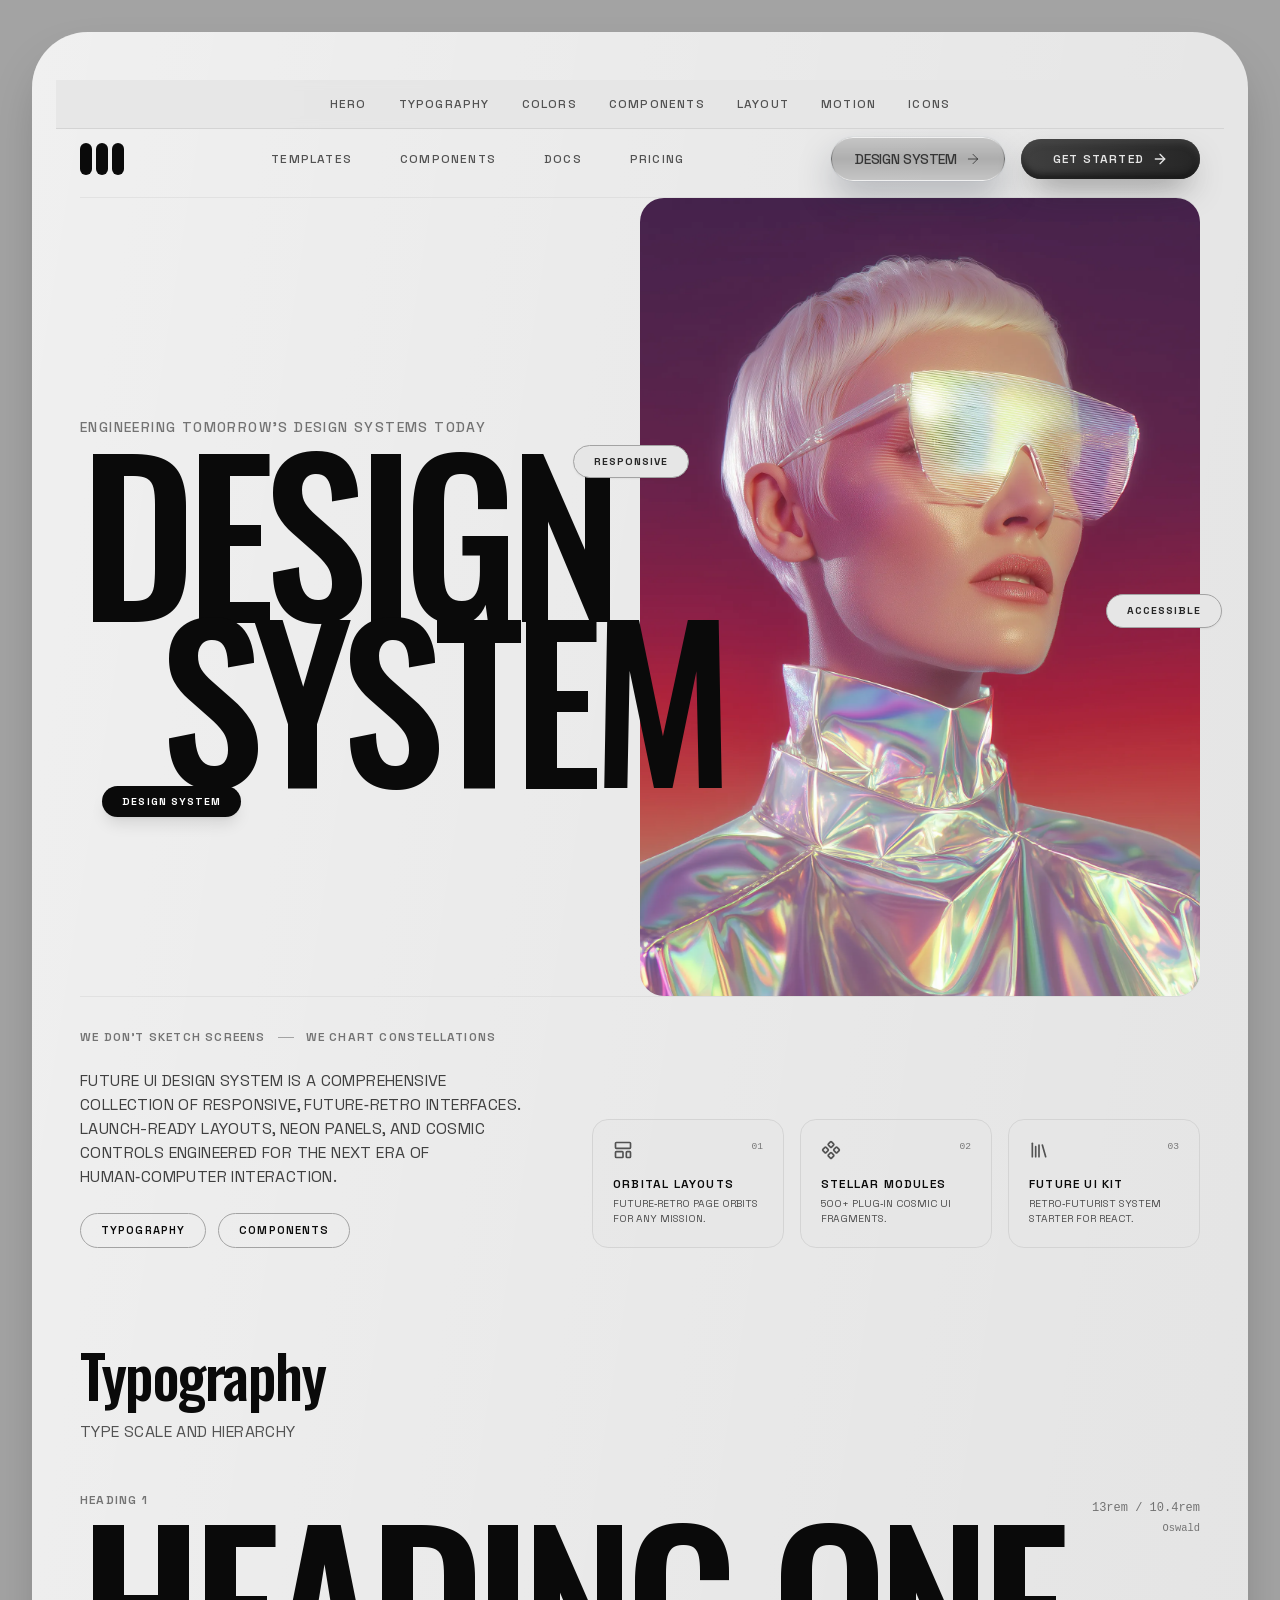
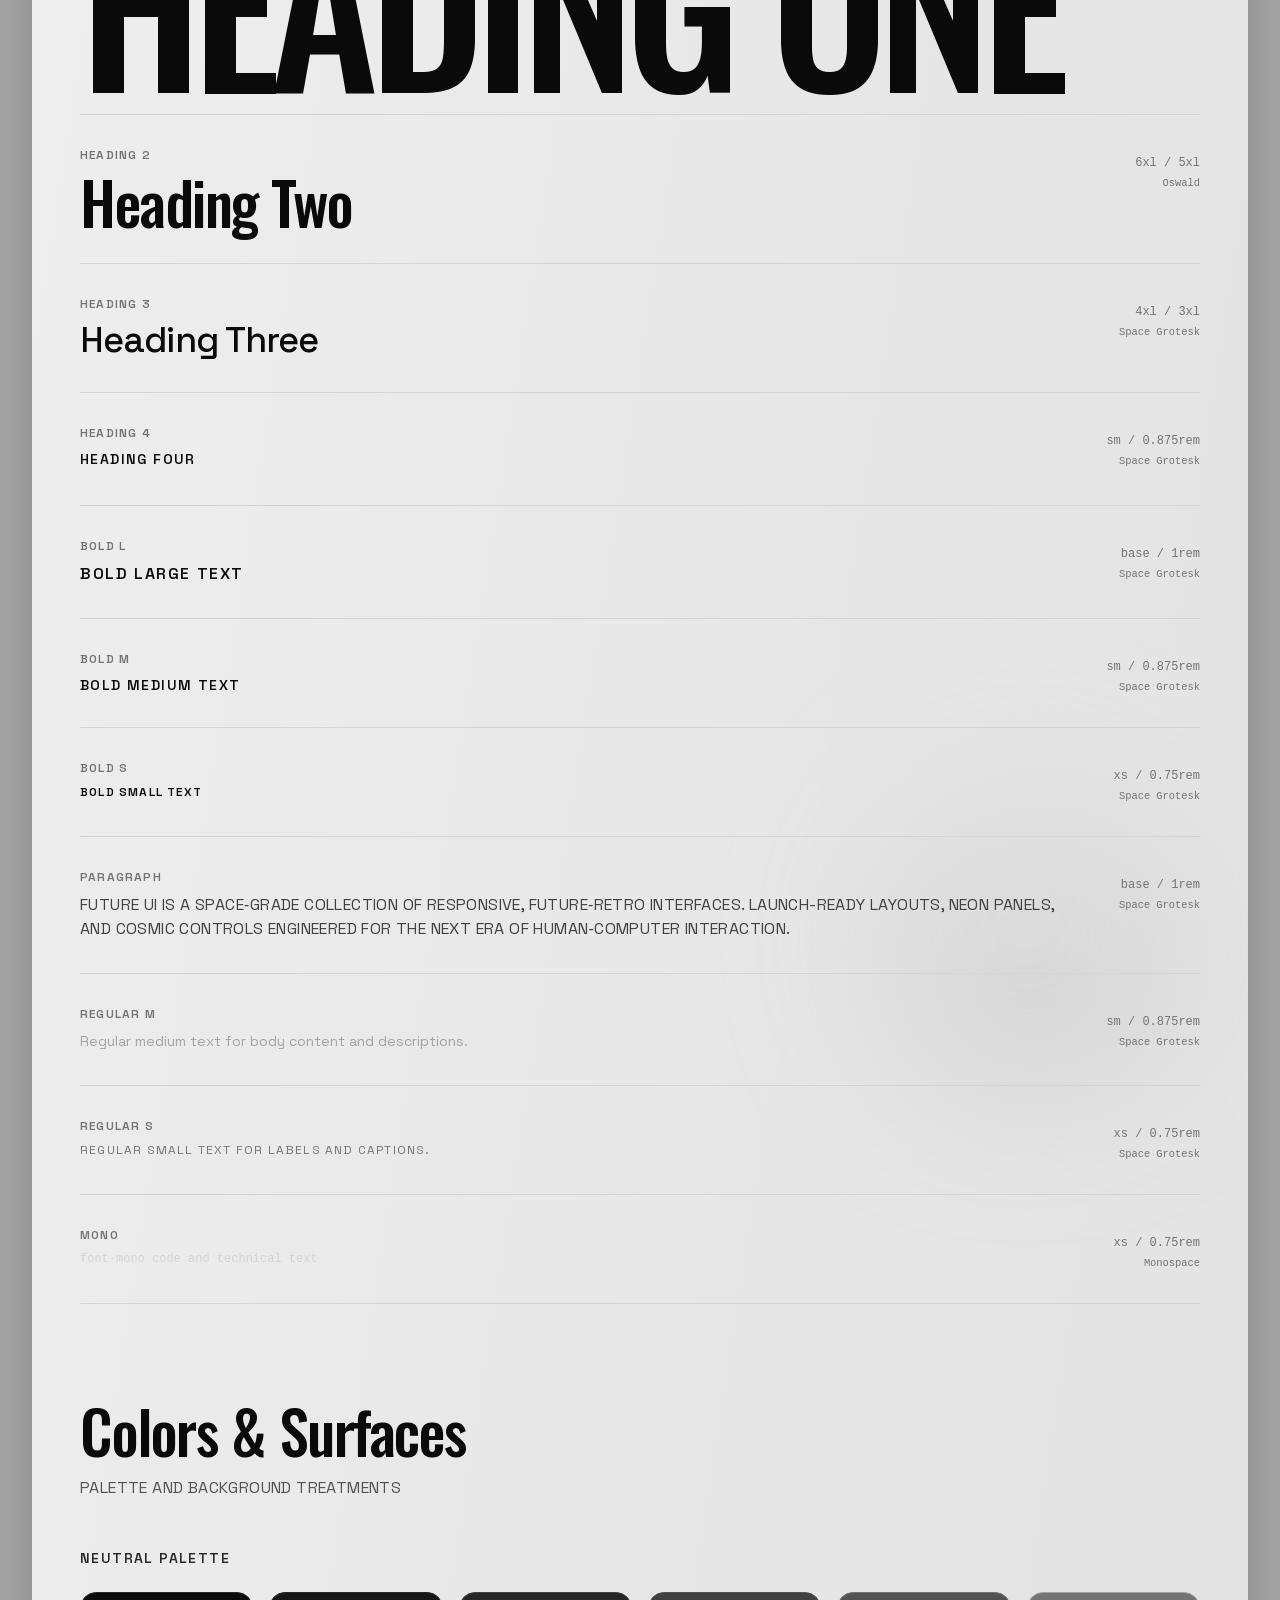
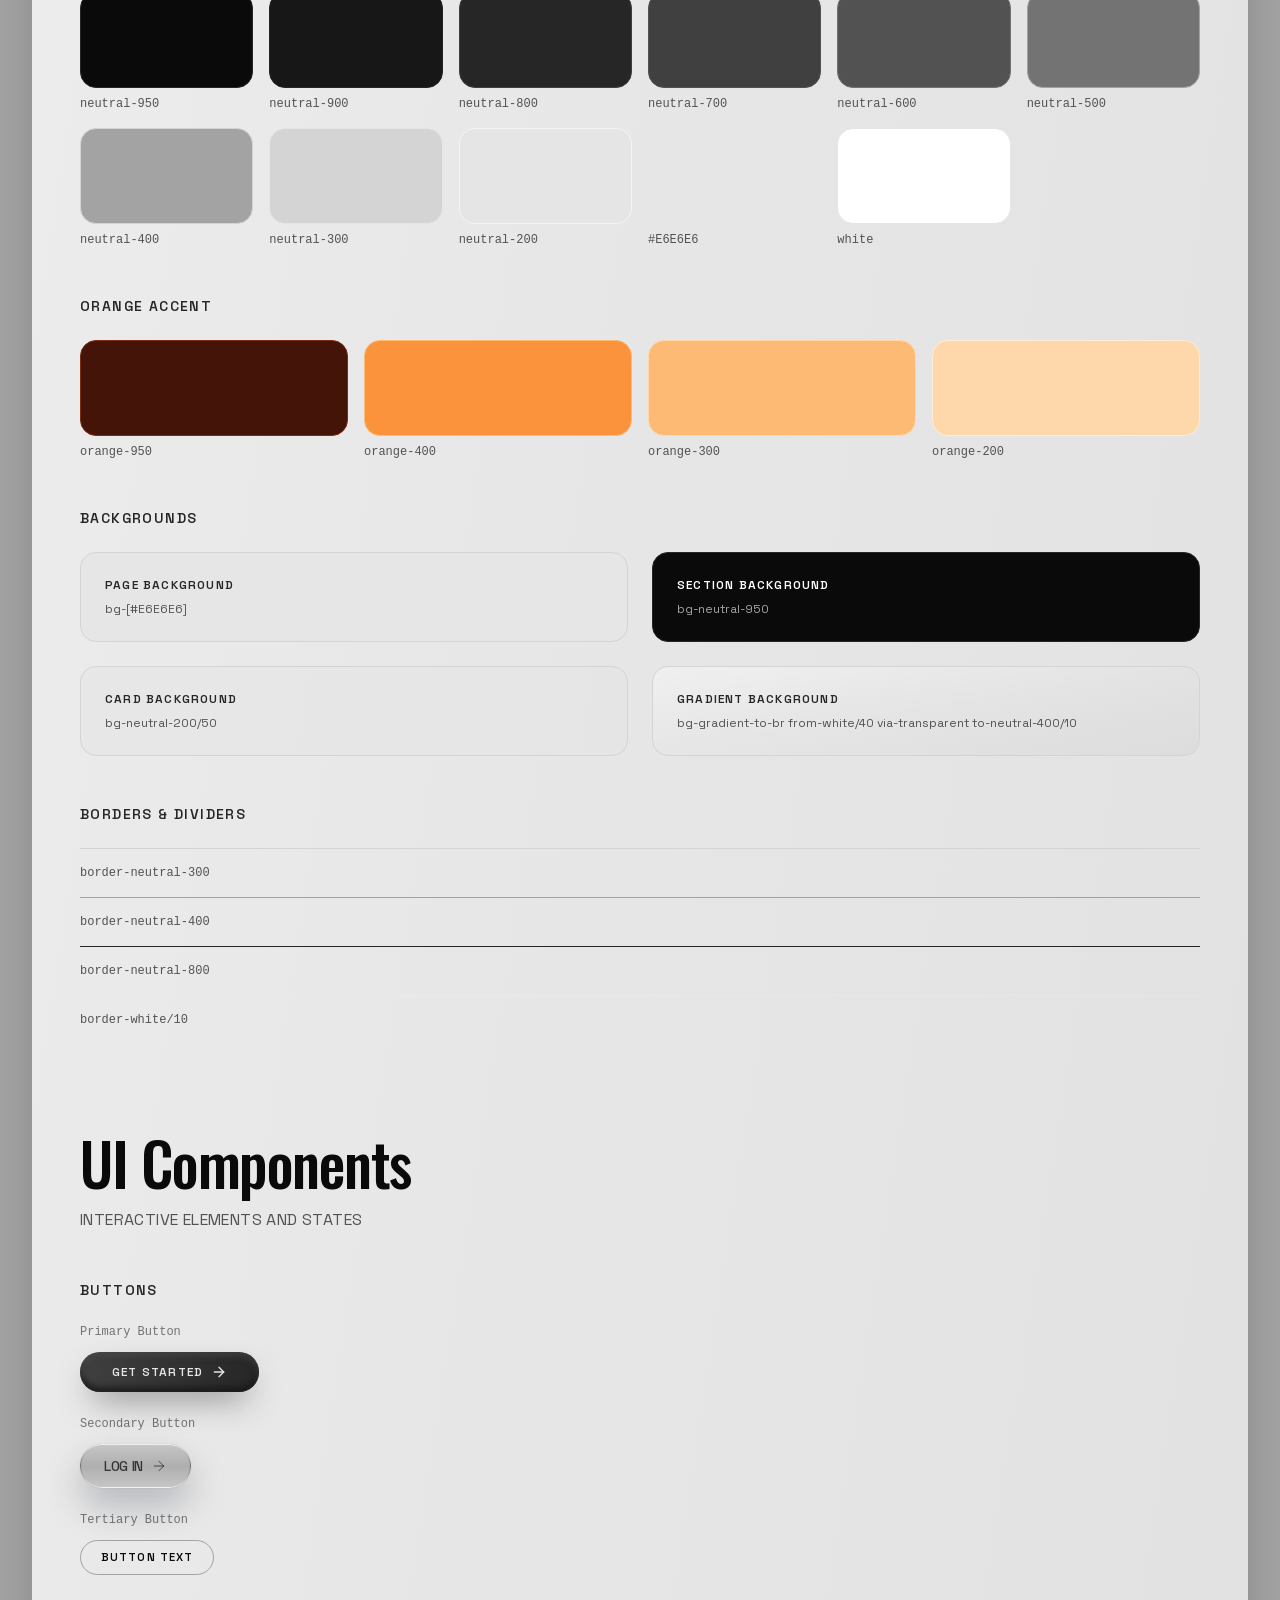
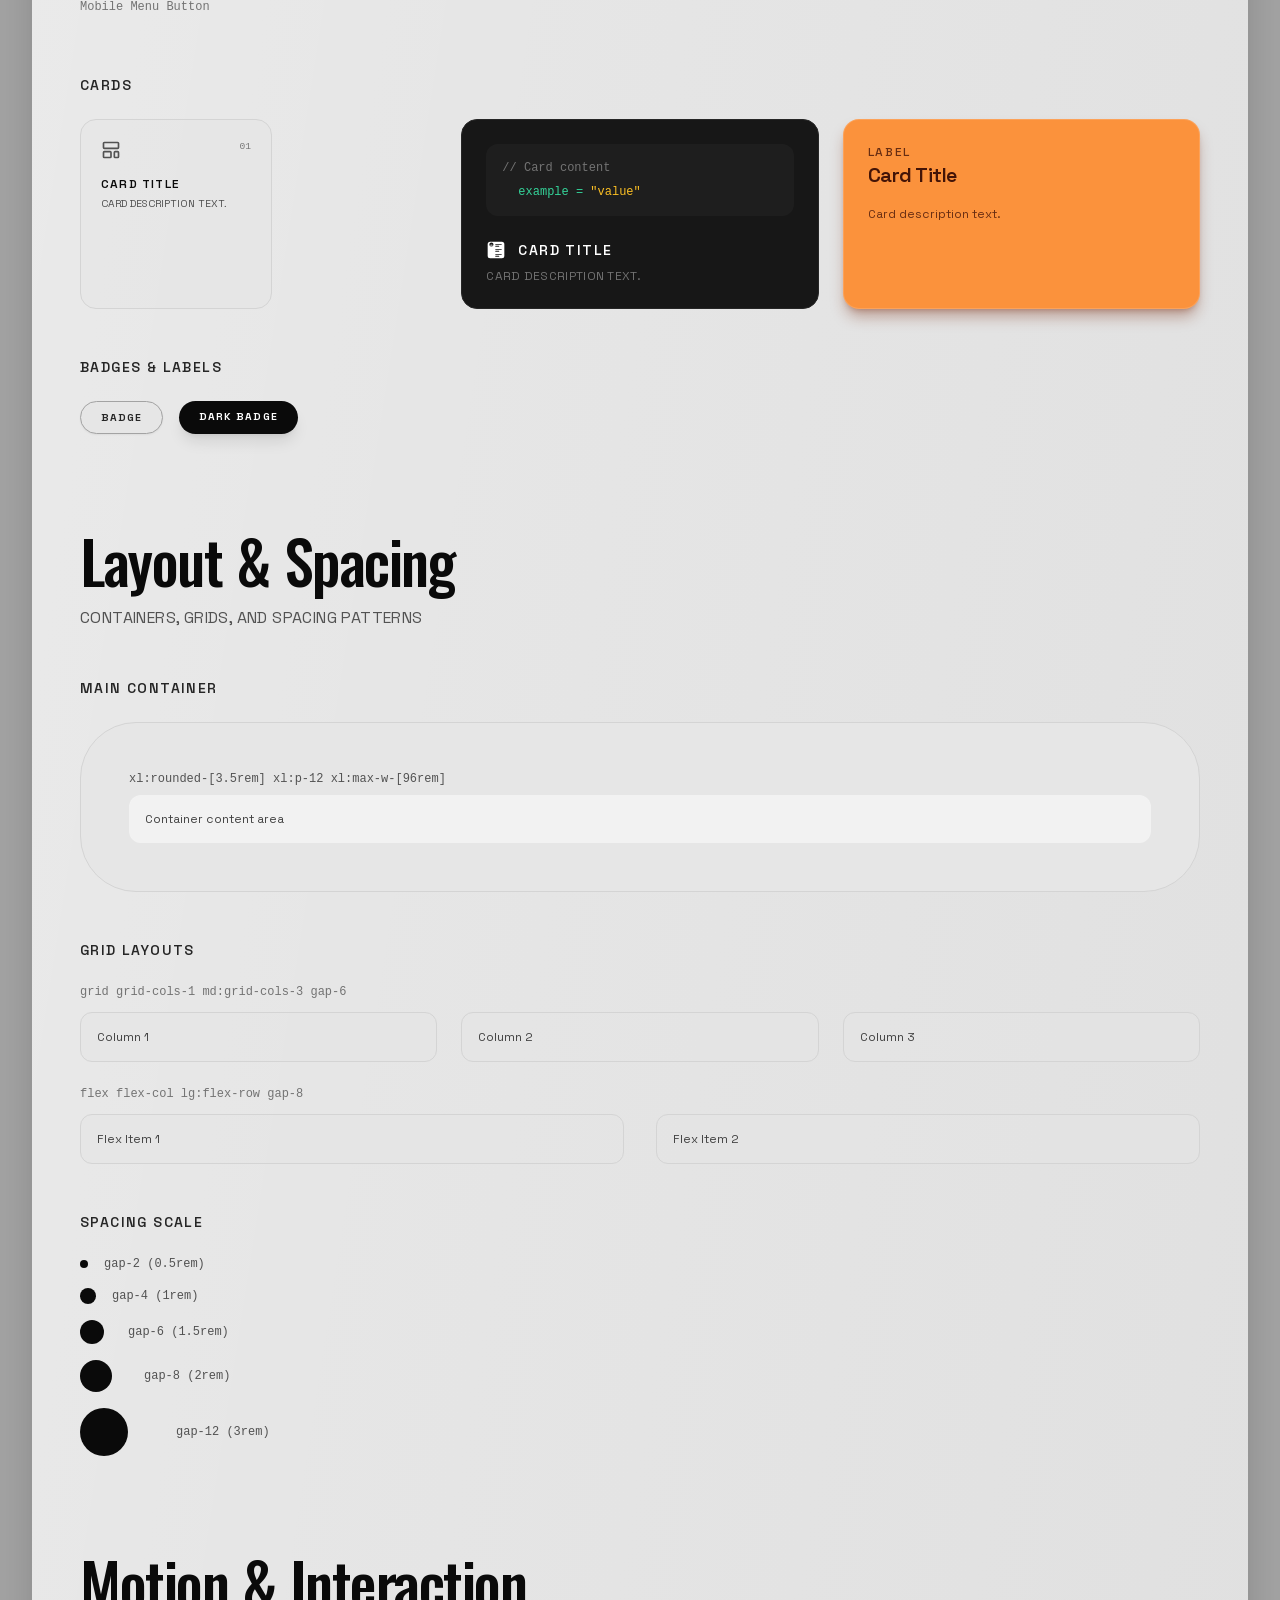
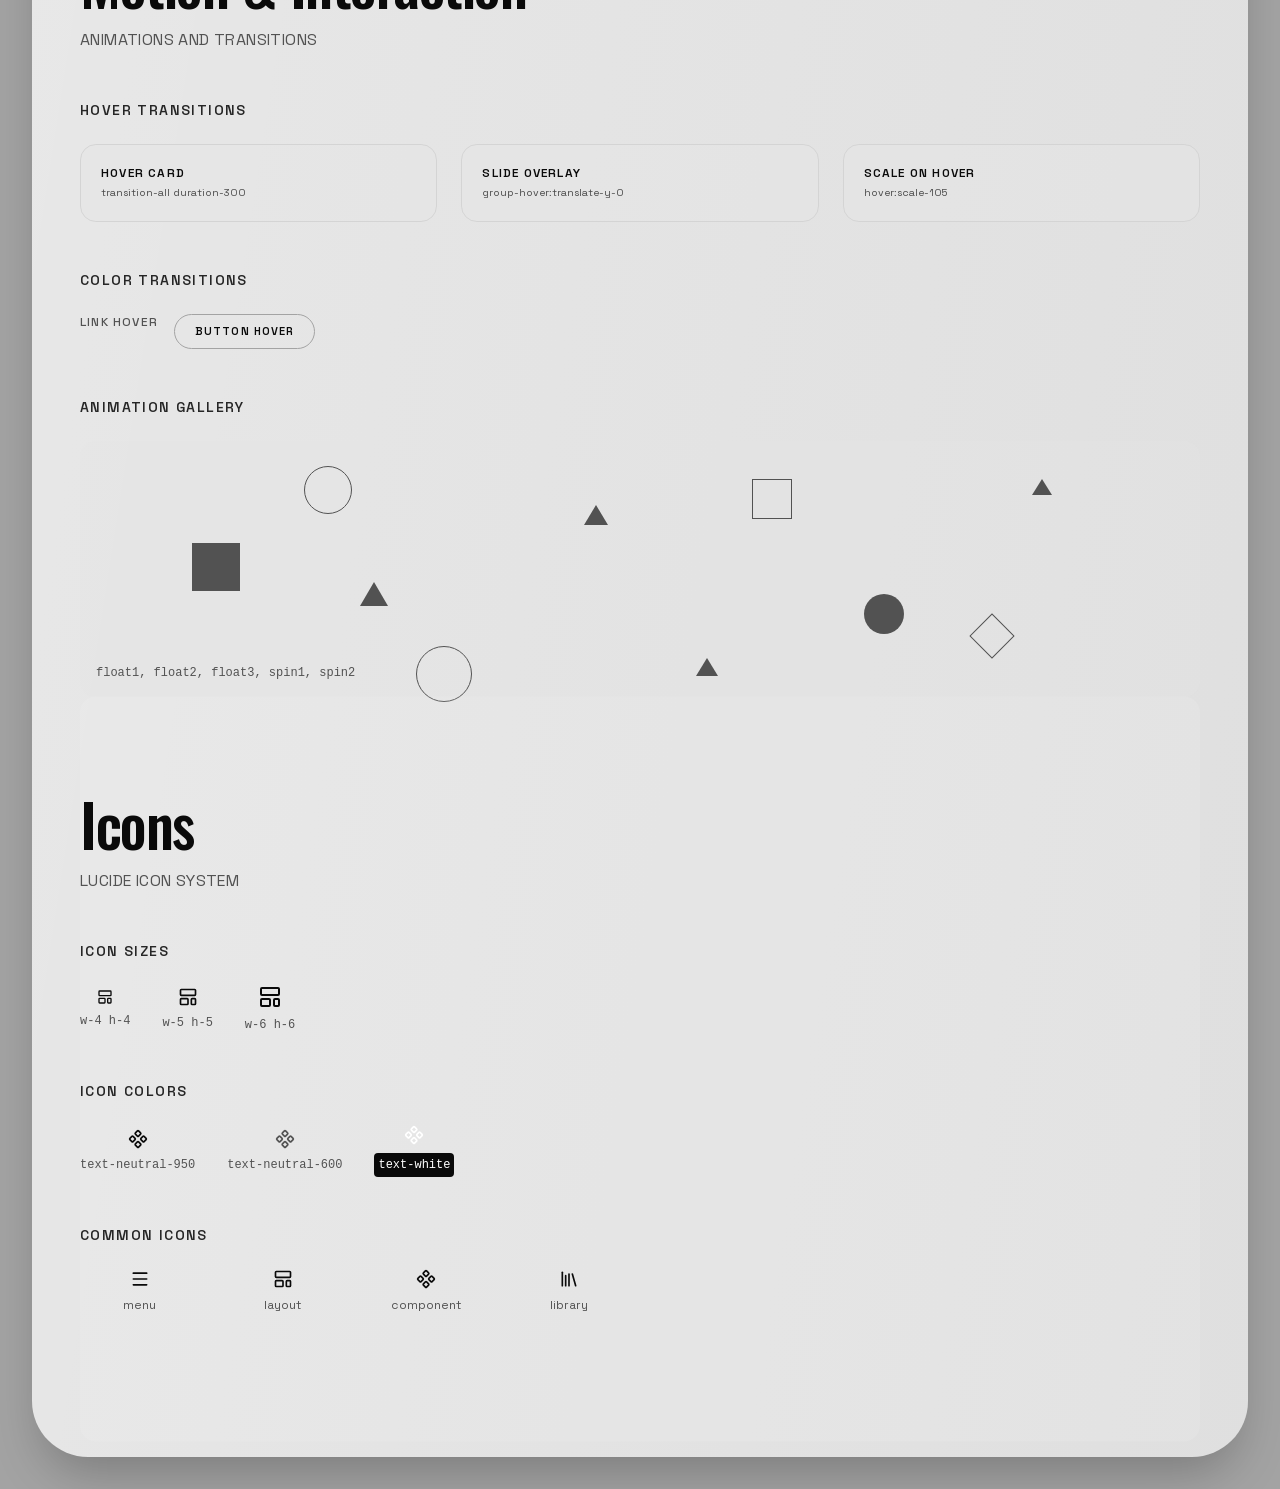
<file: Docs/DS/design-system.html>
<html lang="en"><head><meta charset="utf-8"/>
<meta content="width=device-width, initial-scale=1.0" name="viewport"/>
<title>Future UI - Design System</title>
<script src="assets/resource_3fa48481346f.js"></script>
<script src="assets/lucide_latest_2eebd0ebe8c2.js"></script>
<link href="https://fonts.googleapis.com" rel="preconnect"/>
<link crossorigin="" href="https://fonts.gstatic.com" rel="preconnect"/>
<link href="assets/css2_e01beb4f8743.css" rel="stylesheet"/>
<style>
/* Custom font classes to use arbitrary tailwind values cleaner */
.font-oswald { font-family: 'Oswald', sans-serif; }
.font-space { font-family: 'Space Grotesk', sans-serif; }
.font-inter { font-family: 'Inter', sans-serif; }
/* Hide scrollbar for clean UI */
::-webkit-scrollbar { display: none; }
body { -ms-overflow-style: none; scrollbar-width: none; }
/* Smooth scroll */
html { scroll-behavior: smooth; }
</style>
<link href="assets/css2_86e10c4bcbd4.css" id="all-fonts-link-font-geist" rel="stylesheet"/><style id="all-fonts-style-font-geist">.font-geist { font-family: 'Geist', sans-serif !important; }</style><link href="assets/css2_0fc20595ebff.css" id="all-fonts-link-font-roboto" rel="stylesheet"/><style id="all-fonts-style-font-roboto">.font-roboto { font-family: 'Roboto', sans-serif !important; }</style><link href="assets/css2_23afcbef9bdd.css" id="all-fonts-link-font-montserrat" rel="stylesheet"/><style id="all-fonts-style-font-montserrat">.font-montserrat { font-family: 'Montserrat', sans-serif !important; }</style><link href="assets/css2_82ced711bf49.css" id="all-fonts-link-font-poppins" rel="stylesheet"/><style id="all-fonts-style-font-poppins">.font-poppins { font-family: 'Poppins', sans-serif !important; }</style><link href="assets/css2_fa22aa91016e.css" id="all-fonts-link-font-playfair" rel="stylesheet"/><style id="all-fonts-style-font-playfair">.font-playfair { font-family: 'Playfair Display', serif !important; }</style><link href="assets/css2_2b2d87bc82d8.css" id="all-fonts-link-font-instrument-serif" rel="stylesheet"/><style id="all-fonts-style-font-instrument-serif">.font-instrument-serif { font-family: 'Instrument Serif', serif !important; }</style><link href="assets/css2_4fef849c83da.css" id="all-fonts-link-font-merriweather" rel="stylesheet"/><style id="all-fonts-style-font-merriweather">.font-merriweather { font-family: 'Merriweather', serif !important; }</style><link href="assets/css2_a7b22b336fe1.css" id="all-fonts-link-font-bricolage" rel="stylesheet"/><style id="all-fonts-style-font-bricolage">.font-bricolage { font-family: 'Bricolage Grotesque', sans-serif !important; }</style><link href="assets/css2_0b2072b66163.css" id="all-fonts-link-font-jakarta" rel="stylesheet"/><style id="all-fonts-style-font-jakarta">.font-jakarta { font-family: 'Plus Jakarta Sans', sans-serif !important; }</style><link href="assets/css2_9b8bf743d4a8.css" id="all-fonts-link-font-manrope" rel="stylesheet"/><style id="all-fonts-style-font-manrope">.font-manrope { font-family: 'Manrope', sans-serif !important; }</style><link href="assets/css2_8e191ef32247.css" id="all-fonts-link-font-space-grotesk" rel="stylesheet"/><style id="all-fonts-style-font-space-grotesk">.font-space-grotesk { font-family: 'Space Grotesk', sans-serif !important; }</style><link href="assets/css2_70fd47a02eed.css" id="all-fonts-link-font-work-sans" rel="stylesheet"/><style id="all-fonts-style-font-work-sans">.font-work-sans { font-family: 'Work Sans', sans-serif !important; }</style><link href="assets/css2_b52fc18295f8.css" id="all-fonts-link-font-pt-serif" rel="stylesheet"/><style id="all-fonts-style-font-pt-serif">.font-pt-serif { font-family: 'PT Serif', serif !important; }</style><link href="assets/css2_62759cd015bd.css" id="all-fonts-link-font-geist-mono" rel="stylesheet"/><style id="all-fonts-style-font-geist-mono">.font-geist-mono { font-family: 'Geist Mono', monospace !important; }</style><link href="assets/css2_f495c2faa2a6.css" id="all-fonts-link-font-space-mono" rel="stylesheet"/><style id="all-fonts-style-font-space-mono">.font-space-mono { font-family: 'Space Mono', monospace !important; }</style><link href="assets/css2_6f16cdd6fd9f.css" id="all-fonts-link-font-quicksand" rel="stylesheet"/><style id="all-fonts-style-font-quicksand">.font-quicksand { font-family: 'Quicksand', sans-serif !important; }</style><link href="assets/css2_94cb6f0c406a.css" id="all-fonts-link-font-nunito" rel="stylesheet"/><style id="all-fonts-style-font-nunito">.font-nunito { font-family: 'Nunito', sans-serif !important; }</style></head>
<body class="min-h-screen flex flex-col antialiased xl:items-center xl:justify-center xl:p-8 text-neutral-950 font-space bg-neutral-400 px-0 py-0">
<!-- Main Card Container -->
<main class="xl:rounded-[3.5rem] xl:p-12 overflow-hidden flex flex-col xl:max-w-[96rem] xl:shadow-2xl bg-[#E6E6E6] w-full rounded-none pt-6 pr-6 pb-6 pl-6 relative shadow-none">
<!-- Background Decor (Subtle Gradients to mimic lighting) -->
<div class="pointer-events-none bg-gradient-to-br from-white/40 via-transparent to-neutral-400/10 w-full h-full absolute top-0 left-0" style=""></div>

<!-- Design System Navigation -->
<nav id="design-system-nav" class="sticky top-0 z-50 bg-[#E6E6E6]/95 backdrop-blur-sm border-b border-neutral-300 mb-8 -mx-6 -mt-6 px-6 py-4">
<div class="flex flex-wrap items-center justify-center gap-4 md:gap-8 text-xs font-medium tracking-widest uppercase text-neutral-600">
<a class="hover:text-neutral-950 transition-colors" href="#hero">Hero</a>
<a class="hover:text-neutral-950 transition-colors" href="#typography">Typography</a>
<a class="hover:text-neutral-950 transition-colors" href="#colors">Colors</a>
<a class="hover:text-neutral-950 transition-colors" href="#components">Components</a>
<a class="hover:text-neutral-950 transition-colors" href="#layout">Layout</a>
<a class="hover:text-neutral-950 transition-colors" href="#motion">Motion</a>
<a class="hover:text-neutral-950 transition-colors" href="#icons">Icons</a>
</div>
</nav>

<!-- 0) Hero Section (Exact Clone, Text Adapted) -->
<section id="hero" class="relative z-20 mb-24">
<!-- Navigation Bar -->
<nav class="relative z-20 flex flex-wrap items-center justify-between gap-6 mb-12 md:mb-0" style="">
<!-- Logo Area -->
<div class="flex items-center gap-2 group cursor-pointer">
<div class="flex gap-1">
<div class="w-3 h-8 bg-neutral-950 rounded-full"></div>
<div class="w-3 h-8 bg-neutral-950 rounded-full group-hover:h-5 transition-all duration-300"></div>
<div class="w-3 h-8 bg-neutral-950 rounded-full"></div>
</div>
</div>
<!-- Nav Links (Desktop) -->
<div class="hidden md:flex items-center gap-12 text-xs font-medium tracking-widest uppercase text-neutral-600">
<a class="hover:text-neutral-950 transition-colors" href="#">Templates</a>
<a class="hover:text-neutral-950 transition-colors" href="#">Components</a>
<a class="hover:text-neutral-950 transition-colors" href="#">Docs</a>
<a class="hover:text-neutral-950 transition-colors" href="#">Pricing</a>
</div>
<!-- Right Actions -->
<div class="flex gap-4 gap-x-4 gap-y-4 items-center">
<button class="hidden md:flex hover:bg-slate-50 hover:text-slate-800-sm font-medium text-slate-600 bg-gradient-to-b from-black/15 via-black/25 to-black/15 rounded-full pt-3 pr-6 pb-3 pl-6 relative gap-x-2 gap-y-2 items-center" style="box-shadow: 0 18px 35px rgba(31, 41, 55, 0.25), 0 0 0 1px rgba(209, 213, 219, 0.3); position: relative; --border-gradient: linear-gradient(180deg, rgba(255, 255, 255, 0.8), rgba(0, 0, 0, 0.4), rgba(255, 255, 255, 0.8)); --border-radius-before: 9999px">
<span class="text-sm font-medium text-black/70 tracking-tight uppercase">
        Design System
    </span>
<svg class="w-4 h-4 text-black/60" fill="none" height="16" stroke="currentColor" stroke-linecap="round" stroke-linejoin="round" stroke-width="1.5" viewbox="0 0 24 24" width="16" xmlns="http://www.w3.org/2000/svg"><path d="M5 12h14"></path><path d="m12 5 7 7-7 7"></path></svg>
<style id="border-gradient-shared-style">
  [style*="--border-gradient"]::before {
    content: "";
    position: absolute;
    inset: 0;
    padding: 1px;
    border-radius: var(--border-radius-before, inherit);
    -webkit-mask: linear-gradient(#fff 0 0) content-box,
      linear-gradient(#fff 0 0);
    -webkit-mask-composite: xor;
    mask-composite: exclude;
    background: var(--border-gradient);
    pointer-events: none;
  }</style>
</button>
<button class="group transition-all duration-300 overflow-hidden font-medium text-neutral-200 bg-gradient-to-r from-neutral-700 to-neutral-800 rounded-full pt-3 pr-8 pb-3 pl-8 relative" style="box-shadow: 0 15px 33px -12px rgba(38, 38, 38, 0.7), inset 0 4px 6.3px rgba(82, 82, 82, 0.5), inset 0 -5px 6.3px rgba(23, 23, 23, 0.8); border-radius: 9999px">
<div class="group-hover:translate-y-0 transition-transform duration-300 bg-white/10 absolute top-0 right-0 bottom-0 left-0 translate-y-full"></div>
<span class="relative flex items-center gap-2 text-xs font-semibold tracking-widest uppercase">
            Get Started
            <svg class="w-4 h-4" fill="none" height="24" stroke="currentColor" stroke-linecap="round" stroke-linejoin="round" stroke-width="2" viewbox="0 0 24 24" width="24" xmlns="http://www.w3.org/2000/svg"><path d="M5 12h14"></path><path d="m12 5 7 7-7 7"></path></svg>
</span>
</button>
<button class="md:hidden p-3 rounded-full bg-neutral-950 text-white">
<svg class="lucide lucide-menu w-5 h-5" data-lucide="menu" fill="none" height="24" stroke="currentColor" stroke-linecap="round" stroke-linejoin="round" stroke-width="2" viewbox="0 0 24 24" width="24" xmlns="http://www.w3.org/2000/svg"><path d="M4 5h16"></path><path d="M4 12h16"></path><path d="M4 19h16"></path></svg>
</button>
</div>
</nav>
<!-- Main Hero Content -->
<div class="flex-grow flex flex-col md:py-0 lg:h-[800px] h-[300px] border-black/5 rounded-r-3xl border-t border-b mt-4 mb-4 pt-10 pb-10 relative justify-center"><img alt="Container background" class="w-1/2 h-full object-cover rounded-3xl absolute top-0 right-0 bottom-0 left-1/2" data-container-bg="true" src="assets/6e6457af-451b-416a-b0af-1a4eff_f12a0b260530.webp"/>
<!-- Small Tagline -->
<div class="mb-6 md:mb-2" style="">
<p class="md:text-sm uppercase md:max-w-md text-xs font-medium text-neutral-500 tracking-widest max-w-[160px]">
            Engineering tomorrow's design systems today
        </p>
</div>
<!-- Massive Typography -->
<div class="group relative">
<!-- Floating Label 1 -->
<div class="hidden -top-4 hover:scale-105 transition-transform cursor-default lg:flex bg-[#E6E6E6] z-20 border-neutral-400 border rounded-full px-5 py-2 absolute top-[0%] left-[44%] shadow-sm gap-x-2 gap-y-2 items-center">
<span class="text-[0.65rem] font-bold uppercase tracking-widest text-neutral-800">Responsive</span>
</div>
<!-- Floating Label 2 -->
<div class="hidden hover:scale-105 transition-transform cursor-default lg:flex bg-[#E6E6E6] z-20 border-neutral-400 border rounded-full px-5 py-2 absolute top-[45%] right-[-2%] shadow-sm gap-x-2 gap-y-2 items-center">
<span class="text-[0.65rem] font-bold uppercase tracking-widest text-neutral-800">Accessible</span>
</div>
<!-- Floating Label 3 -->
<div class="hidden lg:flex z-20 gap-2 hover:scale-105 transition-transform cursor-default text-white bg-neutral-950 rounded-full px-5 py-2 absolute bottom-[-12%] left-[2%] shadow-lg gap-x-2 gap-y-2 items-center">
<span class="text-[0.65rem] font-bold uppercase tracking-widest">Design System</span>
</div>
<h1 class="text-[18vw] md:text-[14vw] lg:text-[13rem] leading-[0.8] uppercase select-none md:text-left font-medium text-neutral-950 tracking-tighter font-oswald text-center mix-blend-darken max-w-3xl">
            Design
            <span class="pl-0 md:pl-20">System</span>
</h1>
</div>
</div>
<!-- Bottom Section: Tech Specs & Description -->
<div class="flex flex-col lg:flex-row lg:items-end z-20 mt-8 relative gap-x-12 gap-y-12 items-start justify-between">
<!-- Left: Description Text -->
<div class="flex flex-col gap-6 max-w-lg">
<div class="flex items-center gap-3 text-xs font-semibold tracking-widest uppercase text-neutral-500">
<span class="">We don't sketch screens</span>
<span class="w-4 h-[1px] bg-neutral-400"></span>
<span>We chart constellations</span>
</div>
<p class="text-sm md:text-base text-neutral-700 leading-relaxed font-normal text-pretty uppercase tracking-wide">
                Future UI Design System is a comprehensive collection of responsive, future‑retro interfaces. Launch-ready layouts,
                neon panels, and cosmic controls engineered for the next era of human‑computer interaction.
            </p>
<!-- Action Group -->
<div class="flex flex-wrap gap-3">
<button class="px-5 py-2 rounded-full border border-neutral-400 text-[0.7rem] font-semibold uppercase tracking-widest hover:bg-neutral-300 transition-colors">
                        Typography
                    </button>
<button class="px-5 py-2 rounded-full border border-neutral-400 text-[0.7rem] font-semibold uppercase tracking-widest hover:bg-neutral-300 transition-colors">
                        Components
                    </button>
</div>
</div>
<!-- Right: Feature Cards (Styled as Technical Modules) -->
<div class="w-full lg:w-auto flex flex-col md:flex-row gap-4">
<!-- Feature 1 -->
<div class="group flex-1 lg:flex-none lg:w-48 bg-neutral-200/50 hover:bg-neutral-950 hover:text-white border border-neutral-300 hover:border-neutral-950 rounded-2xl p-5 transition-all duration-300 cursor-pointer">
<div class="flex justify-between items-start mb-4">
<svg class="lucide lucide-layout-template w-5 h-5 text-neutral-600 group-hover:text-white transition-colors" data-lucide="layout-template" fill="none" height="24" stroke="currentColor" stroke-linecap="round" stroke-linejoin="round" stroke-width="2" viewbox="0 0 24 24" width="24" xmlns="http://www.w3.org/2000/svg"><rect height="7" rx="1" width="18" x="3" y="3"></rect><rect height="7" rx="1" width="9" x="3" y="14"></rect><rect height="7" rx="1" width="5" x="16" y="14"></rect></svg>
<span class="text-[0.6rem] font-mono opacity-50">01</span>
</div>
<h3 class="text-xs font-semibold uppercase tracking-widest mb-1">Orbital Layouts</h3>
<p class="text-[0.65rem] leading-normal opacity-70 uppercase">Future‑retro page orbits for any mission.</p>
</div>
<!-- Feature 2 -->
<div class="group flex-1 lg:flex-none lg:w-48 bg-neutral-200/50 hover:bg-neutral-950 hover:text-white border border-neutral-300 hover:border-neutral-950 rounded-2xl p-5 transition-all duration-300 cursor-pointer">
<div class="flex justify-between items-start mb-4">
<svg class="lucide lucide-component w-5 h-5 text-neutral-600 group-hover:text-white transition-colors" data-lucide="component" fill="none" height="24" stroke="currentColor" stroke-linecap="round" stroke-linejoin="round" stroke-width="2" viewbox="0 0 24 24" width="24" xmlns="http://www.w3.org/2000/svg"><path d="M15.536 11.293a1 1 0 0 0 0 1.414l2.376 2.377a1 1 0 0 0 1.414 0l2.377-2.377a1 1 0 0 0 0-1.414l-2.377-2.377a1 1 0 0 0-1.414 0z"></path><path d="M2.297 11.293a1 1 0 0 0 0 1.414l2.377 2.377a1 1 0 0 0 1.414 0l2.377-2.377a1 1 0 0 0 0-1.414L6.088 8.916a1 1 0 0 0-1.414 0z"></path><path d="M8.916 17.912a1 1 0 0 0 0 1.415l2.377 2.376a1 1 0 0 0 1.414 0l2.377-2.376a1 1 0 0 0 0-1.415l-2.377-2.376a1 1 0 0 0-1.414 0z"></path><path d="M8.916 4.674a1 1 0 0 0 0 1.414l2.377 2.376a1 1 0 0 0 1.414 0l2.377-2.376a1 1 0 0 0 0-1.414l-2.377-2.377a1 1 0 0 0-1.414 0z"></path></svg>
<span class="text-[0.6rem] font-mono opacity-50">02</span>
</div>
<h3 class="text-xs font-semibold uppercase tracking-widest mb-1">Stellar Modules</h3>
<p class="text-[0.65rem] leading-normal opacity-70 uppercase">500+ plug‑in cosmic UI fragments.</p>
</div>
<!-- Feature 3 -->
<div class="group flex-1 lg:flex-none lg:w-48 bg-neutral-200/50 hover:bg-neutral-950 hover:text-white border border-neutral-300 hover:border-neutral-950 rounded-2xl p-5 transition-all duration-300 cursor-pointer">
<div class="flex justify-between items-start mb-4">
<svg class="lucide lucide-library w-5 h-5 text-neutral-600 group-hover:text-white transition-colors" data-lucide="library" fill="none" height="24" stroke="currentColor" stroke-linecap="round" stroke-linejoin="round" stroke-width="2" viewbox="0 0 24 24" width="24" xmlns="http://www.w3.org/2000/svg"><path d="m16 6 4 14"></path><path d="M12 6v14"></path><path d="M8 8v12"></path><path d="M4 4v16"></path></svg>
<span class="text-[0.6rem] font-mono opacity-50">03</span>
</div>
<h3 class="text-xs font-semibold uppercase tracking-widest mb-1">Future UI Kit</h3>
<p class="text-[0.65rem] leading-normal opacity-70 uppercase">Retro‑futurist system starter for React.</p>
</div>
</div>
</div>
</section>

<!-- 1) Typography Section -->
<section id="typography" class="relative z-20 mb-24">
<div class="mb-12">
<h2 class="text-4xl md:text-5xl lg:text-6xl font-medium tracking-tight leading-tight font-oswald mb-4">Typography</h2>
<p class="text-sm md:text-base text-neutral-600 uppercase tracking-wide">Type scale and hierarchy</p>
</div>

<div class="space-y-8">
<!-- Heading 1 -->
<div class="flex items-start justify-between gap-8 pb-8 border-b border-neutral-300">
<div class="flex-1">
<div class="text-xs font-semibold uppercase tracking-widest text-neutral-500 mb-2">Heading 1</div>
<h1 class="text-[18vw] md:text-[14vw] lg:text-[13rem] leading-[0.8] uppercase font-medium text-neutral-950 tracking-tighter font-oswald">Heading One</h1>
</div>
<div class="text-xs font-mono text-neutral-500 text-right whitespace-nowrap pt-2">
<div>13rem / 10.4rem</div>
<div class="text-[0.65rem] mt-1">Oswald</div>
</div>
</div>

<!-- Heading 2 -->
<div class="flex items-start justify-between gap-8 pb-8 border-b border-neutral-300">
<div class="flex-1">
<div class="text-xs font-semibold uppercase tracking-widest text-neutral-500 mb-2">Heading 2</div>
<h2 class="text-4xl md:text-5xl lg:text-6xl font-medium tracking-tight leading-tight font-oswald">Heading Two</h2>
</div>
<div class="text-xs font-mono text-neutral-500 text-right whitespace-nowrap pt-2">
<div>6xl / 5xl</div>
<div class="text-[0.65rem] mt-1">Oswald</div>
</div>
</div>

<!-- Heading 3 -->
<div class="flex items-start justify-between gap-8 pb-8 border-b border-neutral-300">
<div class="flex-1">
<div class="text-xs font-semibold uppercase tracking-widest text-neutral-500 mb-2">Heading 3</div>
<h3 class="text-2xl md:text-3xl lg:text-4xl font-medium tracking-tight leading-tight">Heading Three</h3>
</div>
<div class="text-xs font-mono text-neutral-500 text-right whitespace-nowrap pt-2">
<div>4xl / 3xl</div>
<div class="text-[0.65rem] mt-1">Space Grotesk</div>
</div>
</div>

<!-- Heading 4 -->
<div class="flex items-start justify-between gap-8 pb-8 border-b border-neutral-300">
<div class="flex-1">
<div class="text-xs font-semibold uppercase tracking-widest text-neutral-500 mb-2">Heading 4</div>
<h3 class="text-sm font-semibold uppercase tracking-widest mb-1">Heading Four</h3>
</div>
<div class="text-xs font-mono text-neutral-500 text-right whitespace-nowrap pt-2">
<div>sm / 0.875rem</div>
<div class="text-[0.65rem] mt-1">Space Grotesk</div>
</div>
</div>

<!-- Bold L -->
<div class="flex items-start justify-between gap-8 pb-8 border-b border-neutral-300">
<div class="flex-1">
<div class="text-xs font-semibold uppercase tracking-widest text-neutral-500 mb-2">Bold L</div>
<p class="text-base font-semibold tracking-widest uppercase">Bold Large Text</p>
</div>
<div class="text-xs font-mono text-neutral-500 text-right whitespace-nowrap pt-2">
<div>base / 1rem</div>
<div class="text-[0.65rem] mt-1">Space Grotesk</div>
</div>
</div>

<!-- Bold M -->
<div class="flex items-start justify-between gap-8 pb-8 border-b border-neutral-300">
<div class="flex-1">
<div class="text-xs font-semibold uppercase tracking-widest text-neutral-500 mb-2">Bold M</div>
<p class="text-sm font-semibold tracking-widest uppercase">Bold Medium Text</p>
</div>
<div class="text-xs font-mono text-neutral-500 text-right whitespace-nowrap pt-2">
<div>sm / 0.875rem</div>
<div class="text-[0.65rem] mt-1">Space Grotesk</div>
</div>
</div>

<!-- Bold S -->
<div class="flex items-start justify-between gap-8 pb-8 border-b border-neutral-300">
<div class="flex-1">
<div class="text-xs font-semibold uppercase tracking-widest text-neutral-500 mb-2">Bold S</div>
<p class="text-xs font-semibold tracking-widest uppercase">Bold Small Text</p>
</div>
<div class="text-xs font-mono text-neutral-500 text-right whitespace-nowrap pt-2">
<div>xs / 0.75rem</div>
<div class="text-[0.65rem] mt-1">Space Grotesk</div>
</div>
</div>

<!-- Paragraph -->
<div class="flex items-start justify-between gap-8 pb-8 border-b border-neutral-300">
<div class="flex-1">
<div class="text-xs font-semibold uppercase tracking-widest text-neutral-500 mb-2">Paragraph</div>
<p class="text-sm md:text-base text-neutral-700 leading-relaxed font-normal text-pretty uppercase tracking-wide">Future UI is a space‑grade collection of responsive, future‑retro interfaces. Launch-ready layouts, neon panels, and cosmic controls engineered for the next era of human‑computer interaction.</p>
</div>
<div class="text-xs font-mono text-neutral-500 text-right whitespace-nowrap pt-2">
<div>base / 1rem</div>
<div class="text-[0.65rem] mt-1">Space Grotesk</div>
</div>
</div>

<!-- Regular M -->
<div class="flex items-start justify-between gap-8 pb-8 border-b border-neutral-300">
<div class="flex-1">
<div class="text-xs font-semibold uppercase tracking-widest text-neutral-500 mb-2">Regular M</div>
<p class="text-sm text-neutral-400 leading-relaxed">Regular medium text for body content and descriptions.</p>
</div>
<div class="text-xs font-mono text-neutral-500 text-right whitespace-nowrap pt-2">
<div>sm / 0.875rem</div>
<div class="text-[0.65rem] mt-1">Space Grotesk</div>
</div>
</div>

<!-- Regular S -->
<div class="flex items-start justify-between gap-8 pb-8 border-b border-neutral-300">
<div class="flex-1">
<div class="text-xs font-semibold uppercase tracking-widest text-neutral-500 mb-2">Regular S</div>
<p class="text-xs text-neutral-500 uppercase tracking-widest">Regular small text for labels and captions.</p>
</div>
<div class="text-xs font-mono text-neutral-500 text-right whitespace-nowrap pt-2">
<div>xs / 0.75rem</div>
<div class="text-[0.65rem] mt-1">Space Grotesk</div>
</div>
</div>

<!-- Mono -->
<div class="flex items-start justify-between gap-8 pb-8 border-b border-neutral-300">
<div class="flex-1">
<div class="text-xs font-semibold uppercase tracking-widest text-neutral-500 mb-2">Mono</div>
<p class="text-xs font-mono text-neutral-300">font-mono code and technical text</p>
</div>
<div class="text-xs font-mono text-neutral-500 text-right whitespace-nowrap pt-2">
<div>xs / 0.75rem</div>
<div class="text-[0.65rem] mt-1">Monospace</div>
</div>
</div>
</div>
</section>

<!-- 2) Colors & Surfaces Section -->
<section id="colors" class="relative z-20 mb-24">
<div class="mb-12">
<h2 class="text-4xl md:text-5xl lg:text-6xl font-medium tracking-tight leading-tight font-oswald mb-4">Colors & Surfaces</h2>
<p class="text-sm md:text-base text-neutral-600 uppercase tracking-wide">Palette and background treatments</p>
</div>

<div class="space-y-12">
<!-- Neutral Colors -->
<div>
<h3 class="text-sm font-semibold uppercase tracking-widest mb-6 text-neutral-800">Neutral Palette</h3>
<div class="grid grid-cols-2 md:grid-cols-4 lg:grid-cols-6 gap-4">
<div class="flex flex-col">
<div class="h-24 rounded-2xl bg-neutral-950 mb-2 border border-neutral-800"></div>
<div class="text-xs font-mono text-neutral-600">neutral-950</div>
</div>
<div class="flex flex-col">
<div class="h-24 rounded-2xl bg-neutral-900 mb-2 border border-neutral-800"></div>
<div class="text-xs font-mono text-neutral-600">neutral-900</div>
</div>
<div class="flex flex-col">
<div class="h-24 rounded-2xl bg-neutral-800 mb-2 border border-neutral-700"></div>
<div class="text-xs font-mono text-neutral-600">neutral-800</div>
</div>
<div class="flex flex-col">
<div class="h-24 rounded-2xl bg-neutral-700 mb-2 border border-neutral-600"></div>
<div class="text-xs font-mono text-neutral-600">neutral-700</div>
</div>
<div class="flex flex-col">
<div class="h-24 rounded-2xl bg-neutral-600 mb-2 border border-neutral-500"></div>
<div class="text-xs font-mono text-neutral-600">neutral-600</div>
</div>
<div class="flex flex-col">
<div class="h-24 rounded-2xl bg-neutral-500 mb-2 border border-neutral-400"></div>
<div class="text-xs font-mono text-neutral-600">neutral-500</div>
</div>
<div class="flex flex-col">
<div class="h-24 rounded-2xl bg-neutral-400 mb-2 border border-neutral-300"></div>
<div class="text-xs font-mono text-neutral-600">neutral-400</div>
</div>
<div class="flex flex-col">
<div class="h-24 rounded-2xl bg-neutral-300 mb-2 border border-neutral-200"></div>
<div class="text-xs font-mono text-neutral-600">neutral-300</div>
</div>
<div class="flex flex-col">
<div class="h-24 rounded-2xl bg-neutral-200 mb-2 border border-neutral-100"></div>
<div class="text-xs font-mono text-neutral-600">neutral-200</div>
</div>
<div class="flex flex-col">
<div class="h-24 rounded-2xl bg-[#E6E6E6] mb-2 border border-neutral-200"></div>
<div class="text-xs font-mono text-neutral-600">#E6E6E6</div>
</div>
<div class="flex flex-col">
<div class="h-24 rounded-2xl bg-white mb-2 border border-neutral-200"></div>
<div class="text-xs font-mono text-neutral-600">white</div>
</div>
</div>
</div>

<!-- Orange Accent -->
<div>
<h3 class="text-sm font-semibold uppercase tracking-widest mb-6 text-neutral-800">Orange Accent</h3>
<div class="grid grid-cols-2 md:grid-cols-4 gap-4">
<div class="flex flex-col">
<div class="h-24 rounded-2xl bg-orange-950 mb-2 border border-orange-900"></div>
<div class="text-xs font-mono text-neutral-600">orange-950</div>
</div>
<div class="flex flex-col">
<div class="h-24 rounded-2xl bg-orange-400 mb-2 border border-orange-300"></div>
<div class="text-xs font-mono text-neutral-600">orange-400</div>
</div>
<div class="flex flex-col">
<div class="h-24 rounded-2xl bg-orange-300 mb-2 border border-orange-200"></div>
<div class="text-xs font-mono text-neutral-600">orange-300</div>
</div>
<div class="flex flex-col">
<div class="h-24 rounded-2xl bg-orange-200 mb-2 border border-orange-100"></div>
<div class="text-xs font-mono text-neutral-600">orange-200</div>
</div>
</div>
</div>

<!-- Backgrounds -->
<div>
<h3 class="text-sm font-semibold uppercase tracking-widest mb-6 text-neutral-800">Backgrounds</h3>
<div class="grid grid-cols-1 md:grid-cols-2 gap-6">
<div class="bg-[#E6E6E6] rounded-2xl p-6 border border-neutral-300">
<div class="text-xs font-semibold uppercase tracking-widest mb-2 text-neutral-800">Page Background</div>
<div class="text-xs text-neutral-600">bg-[#E6E6E6]</div>
</div>
<div class="bg-neutral-950 rounded-2xl p-6 border border-neutral-800">
<div class="text-xs font-semibold uppercase tracking-widest mb-2 text-white">Section Background</div>
<div class="text-xs text-neutral-400">bg-neutral-950</div>
</div>
<div class="bg-neutral-200/50 rounded-2xl p-6 border border-neutral-300">
<div class="text-xs font-semibold uppercase tracking-widest mb-2 text-neutral-800">Card Background</div>
<div class="text-xs text-neutral-600">bg-neutral-200/50</div>
</div>
<div class="bg-gradient-to-br from-white/40 via-transparent to-neutral-400/10 rounded-2xl p-6 border border-neutral-300">
<div class="text-xs font-semibold uppercase tracking-widest mb-2 text-neutral-800">Gradient Background</div>
<div class="text-xs text-neutral-600">bg-gradient-to-br from-white/40 via-transparent to-neutral-400/10</div>
</div>
</div>
</div>

<!-- Borders & Dividers -->
<div>
<h3 class="text-sm font-semibold uppercase tracking-widest mb-6 text-neutral-800">Borders & Dividers</h3>
<div class="space-y-4">
<div class="border-t border-neutral-300 pt-4">
<div class="text-xs font-mono text-neutral-600 mb-2">border-neutral-300</div>
</div>
<div class="border-t border-neutral-400 pt-4">
<div class="text-xs font-mono text-neutral-600 mb-2">border-neutral-400</div>
</div>
<div class="border-t border-neutral-800 pt-4">
<div class="text-xs font-mono text-neutral-600 mb-2">border-neutral-800</div>
</div>
<div class="border-t border-white/10 pt-4">
<div class="text-xs font-mono text-neutral-600 mb-2">border-white/10</div>
</div>
</div>
</div>
</div>
</section>

<!-- 3) UI Components Section -->
<section id="components" class="relative z-20 mb-24">
<div class="mb-12">
<h2 class="text-4xl md:text-5xl lg:text-6xl font-medium tracking-tight leading-tight font-oswald mb-4">UI Components</h2>
<p class="text-sm md:text-base text-neutral-600 uppercase tracking-wide">Interactive elements and states</p>
</div>

<div class="space-y-12">
<!-- Buttons -->
<div>
<h3 class="text-sm font-semibold uppercase tracking-widest mb-6 text-neutral-800">Buttons</h3>
<div class="space-y-6">
<!-- Primary Button -->
<div>
<div class="text-xs font-mono text-neutral-500 mb-3">Primary Button</div>
<div class="flex flex-wrap gap-4">
<button class="group transition-all duration-300 overflow-hidden font-medium text-neutral-200 bg-gradient-to-r from-neutral-700 to-neutral-800 rounded-full pt-3 pr-8 pb-3 pl-8 relative" style="box-shadow: 0 15px 33px -12px rgba(38, 38, 38, 0.7), inset 0 4px 6.3px rgba(82, 82, 82, 0.5), inset 0 -5px 6.3px rgba(23, 23, 23, 0.8); border-radius: 9999px">
<div class="group-hover:translate-y-0 transition-transform duration-300 bg-white/10 absolute top-0 right-0 bottom-0 left-0 translate-y-full"></div>
<span class="relative flex items-center gap-2 text-xs font-semibold tracking-widest uppercase">
            Get Started
            <svg class="w-4 h-4" fill="none" height="24" stroke="currentColor" stroke-linecap="round" stroke-linejoin="round" stroke-width="2" viewbox="0 0 24 24" width="24" xmlns="http://www.w3.org/2000/svg"><path d="M5 12h14"></path><path d="m12 5 7 7-7 7"></path></svg>
</span>
</button>
</div>
</div>

<!-- Secondary Button -->
<div>
<div class="text-xs font-mono text-neutral-500 mb-3">Secondary Button</div>
<div class="flex flex-wrap gap-4">
<button class="hidden md:flex hover:bg-slate-50 hover:text-slate-800-sm font-medium text-slate-600 bg-gradient-to-b from-black/15 via-black/25 to-black/15 rounded-full pt-3 pr-6 pb-3 pl-6 relative gap-x-2 gap-y-2 items-center" style="box-shadow: 0 18px 35px rgba(31, 41, 55, 0.25), 0 0 0 1px rgba(209, 213, 219, 0.3); position: relative; --border-gradient: linear-gradient(180deg, rgba(255, 255, 255, 0.8), rgba(0, 0, 0, 0.4), rgba(255, 255, 255, 0.8)); --border-radius-before: 9999px">
<span class="text-sm font-medium text-black/70 tracking-tight uppercase">
        Log In
    </span>
<svg class="w-4 h-4 text-black/60" fill="none" height="16" stroke="currentColor" stroke-linecap="round" stroke-linejoin="round" stroke-width="1.5" viewbox="0 0 24 24" width="16" xmlns="http://www.w3.org/2000/svg"><path d="M5 12h14"></path><path d="m12 5 7 7-7 7"></path></svg>
</button>
</div>
</div>

<!-- Tertiary Button -->
<div>
<div class="text-xs font-mono text-neutral-500 mb-3">Tertiary Button</div>
<div class="flex flex-wrap gap-4">
<button class="px-5 py-2 rounded-full border border-neutral-400 text-[0.7rem] font-semibold uppercase tracking-widest hover:bg-neutral-300 transition-colors">
                        Button Text
                    </button>
</div>
</div>

<!-- Mobile Menu Button -->
<div>
<div class="text-xs font-mono text-neutral-500 mb-3">Mobile Menu Button</div>
<div class="flex flex-wrap gap-4">
<button class="md:hidden p-3 rounded-full bg-neutral-950 text-white">
<svg class="lucide lucide-menu w-5 h-5" data-lucide="menu" fill="none" height="24" stroke="currentColor" stroke-linecap="round" stroke-linejoin="round" stroke-width="2" viewbox="0 0 24 24" width="24" xmlns="http://www.w3.org/2000/svg"><path d="M4 5h16"></path><path d="M4 12h16"></path><path d="M4 19h16"></path></svg>
</button>
</div>
</div>
</div>
</div>

<!-- Cards -->
<div>
<h3 class="text-sm font-semibold uppercase tracking-widest mb-6 text-neutral-800">Cards</h3>
<div class="grid grid-cols-1 md:grid-cols-3 gap-6">
<!-- Light Card -->
<div class="group flex-1 lg:flex-none lg:w-48 bg-neutral-200/50 hover:bg-neutral-950 hover:text-white border border-neutral-300 hover:border-neutral-950 rounded-2xl p-5 transition-all duration-300 cursor-pointer">
<div class="flex justify-between items-start mb-4">
<svg class="lucide lucide-layout-template w-5 h-5 text-neutral-600 group-hover:text-white transition-colors" data-lucide="layout-template" fill="none" height="24" stroke="currentColor" stroke-linecap="round" stroke-linejoin="round" stroke-width="2" viewbox="0 0 24 24" width="24" xmlns="http://www.w3.org/2000/svg"><rect height="7" rx="1" width="18" x="3" y="3"></rect><rect height="7" rx="1" width="9" x="3" y="14"></rect><rect height="7" rx="1" width="5" x="16" y="14"></rect></svg>
<span class="text-[0.6rem] font-mono opacity-50">01</span>
</div>
<h3 class="text-xs font-semibold uppercase tracking-widest mb-1">Card Title</h3>
<p class="text-[0.65rem] leading-normal opacity-70 uppercase">Card description text.</p>
</div>

<!-- Dark Card -->
<div class="bg-neutral-900 border border-neutral-800 rounded-2xl p-6 relative overflow-hidden">
<div class="bg-neutral-800/50 rounded-xl p-4 mb-6 font-mono text-xs text-neutral-300">
<div class="text-neutral-500 mb-2">// Card content</div>
<div class="ml-4 text-emerald-400">example = <span class="text-amber-400">"value"</span></div>
</div>
<div class="flex items-center gap-3 mb-2">
<svg class="w-5 h-5 text-white" height="24" viewbox="0 0 24 24" width="24" xmlns="http://www.w3.org/2000/svg">
<g fill="currentColor">
<path d="M6.5 8a1.5 1.5 0 1 0 0-3a1.5 1.5 0 0 0 0 3" opacity=".5"></path>
<path clip-rule="evenodd" d="M5 2a3 3 0 0 0-3 3v14a3 3 0 0 0 3 3h14a3 3 0 0 0 3-3V5a3 3 0 0 0-3-3zm1.5 6a2.5 2.5 0 1 0 0-5a2.5 2.5 0 0 0 0 5M11 5.5a.5.5 0 0 1 .5-.5h7a.5.5 0 0 1 0 1h-7a.5.5 0 0 1-.5-.5m.5 1.5a.5.5 0 0 0 0 1h4a.5.5 0 0 0 0-1zm-.5 4.5a.5.5 0 0 1 .5-.5h7a.5.5 0 0 1 0 1h-7a.5.5 0 0 1-.5-.5m.5 1.5a.5.5 0 0 0 0 1h4a.5.5 0 0 0 0-1zm-.5 4.5a.5.5 0 0 1 .5-.5h7a.5.5 0 0 1 0 1h-7a.5.5 0 0 1-.5-.5m.5 1.5a.5.5 0 0 0 0 1h4a.5.5 0 0 0 0-1z" fill-rule="evenodd"></path>
<path d="M6.5 14a1.5 1.5 0 1 0 0-3a1.5 1.5 0 0 0 0 3m0 6a1.5 1.5 0 1 0 0-3a1.5 1.5 0 0 0 0 3" opacity=".5"></path>
</g>
</svg>
<h3 class="text-sm font-semibold uppercase tracking-widest text-white">Card Title</h3>
</div>
<p class="text-xs text-neutral-500 uppercase tracking-wide">Card description text.</p>
</div>

<!-- Orange Accent Card -->
<div class="overflow-hidden bg-orange-400 border-white/15 border rounded-2xl pt-6 pr-6 pb-6 pl-6 relative shadow-lg shadow-orange-900/40">
<div class="flex items-center justify-between mb-4">
<div class="">
<p class="text-xs font-medium uppercase tracking-[0.14em] text-orange-950/80">Label</p>
<h2 class="text-[20px] font-semibold tracking-tight text-orange-950">Card Title</h2>
</div>
</div>
<p class="text-xs text-orange-950/80">Card description text.</p>
</div>
</div>
</div>

<!-- Badges / Labels -->
<div>
<h3 class="text-sm font-semibold uppercase tracking-widest mb-6 text-neutral-800">Badges & Labels</h3>
<div class="flex flex-wrap gap-4">
<div class="bg-[#E6E6E6] z-20 border-neutral-400 border rounded-full px-5 py-2 shadow-sm gap-x-2 gap-y-2 items-center">
<span class="text-[0.65rem] font-bold uppercase tracking-widest text-neutral-800">Badge</span>
</div>
<div class="text-white bg-neutral-950 rounded-full px-5 py-2 shadow-lg gap-x-2 gap-y-2 items-center">
<span class="text-[0.65rem] font-bold uppercase tracking-widest">Dark Badge</span>
</div>
</div>
</div>
</div>
</section>

<!-- 4) Layout & Spacing Section -->
<section id="layout" class="relative z-20 mb-24">
<div class="mb-12">
<h2 class="text-4xl md:text-5xl lg:text-6xl font-medium tracking-tight leading-tight font-oswald mb-4">Layout & Spacing</h2>
<p class="text-sm md:text-base text-neutral-600 uppercase tracking-wide">Containers, grids, and spacing patterns</p>
</div>

<div class="space-y-12">
<!-- Container -->
<div>
<h3 class="text-sm font-semibold uppercase tracking-widest mb-6 text-neutral-800">Main Container</h3>
<div class="xl:rounded-[3.5rem] xl:p-12 bg-[#E6E6E6] border border-neutral-300 rounded-2xl p-6">
<div class="text-xs font-mono text-neutral-600 mb-2">xl:rounded-[3.5rem] xl:p-12 xl:max-w-[96rem]</div>
<div class="bg-white/50 rounded-xl p-4 text-xs text-neutral-700">Container content area</div>
</div>
</div>

<!-- Grid Layouts -->
<div>
<h3 class="text-sm font-semibold uppercase tracking-widest mb-6 text-neutral-800">Grid Layouts</h3>
<div class="space-y-6">
<!-- 3 Column Grid -->
<div>
<div class="text-xs font-mono text-neutral-500 mb-3">grid grid-cols-1 md:grid-cols-3 gap-6</div>
<div class="grid grid-cols-1 md:grid-cols-3 gap-6">
<div class="bg-neutral-200/50 rounded-xl p-4 border border-neutral-300 text-xs text-neutral-700">Column 1</div>
<div class="bg-neutral-200/50 rounded-xl p-4 border border-neutral-300 text-xs text-neutral-700">Column 2</div>
<div class="bg-neutral-200/50 rounded-xl p-4 border border-neutral-300 text-xs text-neutral-700">Column 3</div>
</div>
</div>

<!-- Flex Layout -->
<div>
<div class="text-xs font-mono text-neutral-500 mb-3">flex flex-col lg:flex-row gap-8</div>
<div class="flex flex-col lg:flex-row gap-8">
<div class="flex-1 bg-neutral-200/50 rounded-xl p-4 border border-neutral-300 text-xs text-neutral-700">Flex Item 1</div>
<div class="flex-1 bg-neutral-200/50 rounded-xl p-4 border border-neutral-300 text-xs text-neutral-700">Flex Item 2</div>
</div>
</div>
</div>
</div>

<!-- Spacing Scale -->
<div>
<h3 class="text-sm font-semibold uppercase tracking-widest mb-6 text-neutral-800">Spacing Scale</h3>
<div class="space-y-4">
<div class="flex items-center gap-4">
<div class="w-2 h-2 bg-neutral-950 rounded-full"></div>
<div class="text-xs font-mono text-neutral-600">gap-2 (0.5rem)</div>
</div>
<div class="flex items-center gap-4">
<div class="w-4 h-4 bg-neutral-950 rounded-full"></div>
<div class="text-xs font-mono text-neutral-600">gap-4 (1rem)</div>
</div>
<div class="flex items-center gap-6">
<div class="w-6 h-6 bg-neutral-950 rounded-full"></div>
<div class="text-xs font-mono text-neutral-600">gap-6 (1.5rem)</div>
</div>
<div class="flex items-center gap-8">
<div class="w-8 h-8 bg-neutral-950 rounded-full"></div>
<div class="text-xs font-mono text-neutral-600">gap-8 (2rem)</div>
</div>
<div class="flex items-center gap-12">
<div class="w-12 h-12 bg-neutral-950 rounded-full"></div>
<div class="text-xs font-mono text-neutral-600">gap-12 (3rem)</div>
</div>
</div>
</div>
</div>
</section>

<!-- 5) Motion & Interaction Section -->
<section id="motion" class="relative z-20 mb-24">
<div class="mb-12">
<h2 class="text-4xl md:text-5xl lg:text-6xl font-medium tracking-tight leading-tight font-oswald mb-4">Motion & Interaction</h2>
<p class="text-sm md:text-base text-neutral-600 uppercase tracking-wide">Animations and transitions</p>
</div>

<div class="space-y-12">
<!-- Hover Transitions -->
<div>
<h3 class="text-sm font-semibold uppercase tracking-widest mb-6 text-neutral-800">Hover Transitions</h3>
<div class="grid grid-cols-1 md:grid-cols-3 gap-6">
<div class="bg-neutral-200/50 hover:bg-neutral-950 hover:text-white border border-neutral-300 hover:border-neutral-950 rounded-2xl p-5 transition-all duration-300 cursor-pointer">
<div class="text-xs font-semibold uppercase tracking-widest mb-1">Hover Card</div>
<div class="text-[0.65rem] opacity-70">transition-all duration-300</div>
</div>
<div class="group bg-neutral-200/50 border border-neutral-300 rounded-2xl p-5 cursor-pointer">
<div class="group-hover:translate-y-0 transition-transform duration-300 bg-white/10 absolute top-0 right-0 bottom-0 left-0 translate-y-full rounded-2xl"></div>
<div class="relative text-xs font-semibold uppercase tracking-widest mb-1">Slide Overlay</div>
<div class="relative text-[0.65rem] opacity-70">group-hover:translate-y-0</div>
</div>
<div class="hover:scale-105 transition-transform cursor-pointer bg-neutral-200/50 border border-neutral-300 rounded-2xl p-5">
<div class="text-xs font-semibold uppercase tracking-widest mb-1">Scale on Hover</div>
<div class="text-[0.65rem] opacity-70">hover:scale-105</div>
</div>
</div>
</div>

<!-- Color Transitions -->
<div>
<h3 class="text-sm font-semibold uppercase tracking-widest mb-6 text-neutral-800">Color Transitions</h3>
<div class="flex flex-wrap gap-4">
<a class="hover:text-neutral-950 transition-colors text-neutral-600 text-xs font-medium tracking-widest uppercase">Link Hover</a>
<button class="px-5 py-2 rounded-full border border-neutral-400 text-[0.7rem] font-semibold uppercase tracking-widest hover:bg-neutral-300 transition-colors">
                        Button Hover
                    </button>
</div>
</div>

<!-- Animation Gallery -->
<div>
<h3 class="text-sm font-semibold uppercase tracking-widest mb-6 text-neutral-800">Animation Gallery</h3>
<div class="hidden lg:block mix-blend-overlay w-full z-50 pointer-events-none relative h-64 bg-neutral-200/30 rounded-2xl p-8">
<!-- Circle 1 -->
<div class="absolute w-12 h-12 rounded-full border border-neutral-600" style="top: 10%; left: 20%; animation: float1 6s ease-in-out infinite;"></div>
<!-- Circle 2 -->
<div class="absolute w-10 h-10 rounded-full bg-neutral-600" style="top: 60%; left: 70%; animation: float2 8s ease-in-out infinite;"></div>
<!-- Circle 3 -->
<div class="absolute w-14 h-14 rounded-full border border-neutral-600" style="top: 80%; left: 30%; animation: float3 7s ease-in-out infinite;"></div>
<!-- Square 1 -->
<div class="w-10 h-10 border-neutral-600 border absolute" style="top: 15%; left: 60%; animation: float2 5s ease-in-out infinite; transform-origin: center"></div>
<!-- Square 2 -->
<div class="absolute w-12 h-12 bg-neutral-600" style="top: 40%; left: 10%; animation: spin1 10s linear infinite;">
</div>
<!-- Square 3 -->
<div class="absolute w-8 h-8 border border-neutral-600" style="top: 70%; left: 80%; animation: float1 9s ease-in-out infinite; transform: rotate(45deg);"></div>
<!-- Triangle 1 -->
<div class="absolute" style="top: 25%; left: 45%; width: 0; height: 0; border-left: 12px solid transparent; border-right: 12px solid transparent; border-bottom: 20px solid rgb(82, 82, 82); animation: float3 6s ease-in-out infinite;">
</div>
<!-- Triangle 2 -->
<div class="absolute" style="top: 55%; left: 25%; width: 0; height: 0; border-left: 14px solid transparent; border-right: 14px solid transparent; border-bottom: 24px solid rgb(82, 82, 82); animation: float1 8s ease-in-out infinite;">
</div>
<!-- Triangle 3 -->
<div class="absolute" style="top: 15%; left: 85%; width: 0; height: 0; border-left: 10px solid transparent; border-right: 10px solid transparent; border-bottom: 16px solid rgb(82, 82, 82); animation: spin2 12s linear infinite;">
</div>
<!-- Triangle 4 -->
<div class="absolute" style="top: 85%; left: 55%; width: 0; height: 0; border-left: 11px solid transparent; border-right: 11px solid transparent; border-bottom: 18px solid rgb(82, 82, 82); animation: float2 7s ease-in-out infinite;">
</div>
<div class="absolute bottom-4 left-4 text-xs font-mono text-neutral-600">
<div>float1, float2, float3, spin1, spin2</div>
</div>
</div>
</div>
</div>

<style>
            @keyframes float1 {
                0%,
                100% {
                    transform: translateY(0) translateX(0);
                }
                50% {
                    transform: translateY(-15px) translateX(5px);
                }
            }

            @keyframes float2 {
                0%,
                100% {
                    transform: translateY(0) translateX(0);
                }
                50% {
                    transform: translateY(10px) translateX(-8px);
                }
            }

            @keyframes float3 {
                0%,
                100% {
                    transform: translateY(0) translateX(0);
                }
                50% {
                    transform: translateY(-8px) translateX(-5px);
                }
            }

            @keyframes spin1 {
                0% {
                    transform: rotate(0deg);
                }
                100% {
                    transform: rotate(360deg);
                }
            }

            @keyframes spin2 {
                0% {
                    transform: rotate(0deg);
                }
                100% {
                    transform: rotate(-360deg);
                }
            }
        </style>
</section>

<!-- 6) Icons Section -->
<section id="icons" class="relative z-20 mb-24">
<div class="mb-12">
<h2 class="text-4xl md:text-5xl lg:text-6xl font-medium tracking-tight leading-tight font-oswald mb-4">Icons</h2>
<p class="text-sm md:text-base text-neutral-600 uppercase tracking-wide">Lucide icon system</p>
</div>

<div class="space-y-12">
<!-- Icon Sizes -->
<div>
<h3 class="text-sm font-semibold uppercase tracking-widest mb-6 text-neutral-800">Icon Sizes</h3>
<div class="flex flex-wrap items-center gap-8">
<div class="flex flex-col items-center gap-2">
<svg class="lucide lucide-layout-template w-4 h-4 text-neutral-950" data-lucide="layout-template" fill="none" height="16" stroke="currentColor" stroke-linecap="round" stroke-linejoin="round" stroke-width="2" viewbox="0 0 24 24" width="16" xmlns="http://www.w3.org/2000/svg"><rect height="7" rx="1" width="18" x="3" y="3"></rect><rect height="7" rx="1" width="9" x="3" y="14"></rect><rect height="7" rx="1" width="5" x="16" y="14"></rect></svg>
<div class="text-xs font-mono text-neutral-600">w-4 h-4</div>
</div>
<div class="flex flex-col items-center gap-2">
<svg class="lucide lucide-layout-template w-5 h-5 text-neutral-950" data-lucide="layout-template" fill="none" height="20" stroke="currentColor" stroke-linecap="round" stroke-linejoin="round" stroke-width="2" viewbox="0 0 24 24" width="20" xmlns="http://www.w3.org/2000/svg"><rect height="7" rx="1" width="18" x="3" y="3"></rect><rect height="7" rx="1" width="9" x="3" y="14"></rect><rect height="7" rx="1" width="5" x="16" y="14"></rect></svg>
<div class="text-xs font-mono text-neutral-600">w-5 h-5</div>
</div>
<div class="flex flex-col items-center gap-2">
<svg class="lucide lucide-layout-template w-6 h-6 text-neutral-950" data-lucide="layout-template" fill="none" height="24" stroke="currentColor" stroke-linecap="round" stroke-linejoin="round" stroke-width="2" viewbox="0 0 24 24" width="24" xmlns="http://www.w3.org/2000/svg"><rect height="7" rx="1" width="18" x="3" y="3"></rect><rect height="7" rx="1" width="9" x="3" y="14"></rect><rect height="7" rx="1" width="5" x="16" y="14"></rect></svg>
<div class="text-xs font-mono text-neutral-600">w-6 h-6</div>
</div>
</div>
</div>

<!-- Icon Colors -->
<div>
<h3 class="text-sm font-semibold uppercase tracking-widest mb-6 text-neutral-800">Icon Colors</h3>
<div class="flex flex-wrap items-center gap-8">
<div class="flex flex-col items-center gap-2">
<svg class="lucide lucide-component w-5 h-5 text-neutral-950" data-lucide="component" fill="none" height="24" stroke="currentColor" stroke-linecap="round" stroke-linejoin="round" stroke-width="2" viewbox="0 0 24 24" width="24" xmlns="http://www.w3.org/2000/svg"><path d="M15.536 11.293a1 1 0 0 0 0 1.414l2.376 2.377a1 1 0 0 0 1.414 0l2.377-2.377a1 1 0 0 0 0-1.414l-2.377-2.377a1 1 0 0 0-1.414 0z"></path><path d="M2.297 11.293a1 1 0 0 0 0 1.414l2.377 2.377a1 1 0 0 0 1.414 0l2.377-2.377a1 1 0 0 0 0-1.414L6.088 8.916a1 1 0 0 0-1.414 0z"></path><path d="M8.916 17.912a1 1 0 0 0 0 1.415l2.377 2.376a1 1 0 0 0 1.414 0l2.377-2.376a1 1 0 0 0 0-1.415l-2.377-2.376a1 1 0 0 0-1.414 0z"></path><path d="M8.916 4.674a1 1 0 0 0 0 1.414l2.377 2.376a1 1 0 0 0 1.414 0l2.377-2.376a1 1 0 0 0 0-1.414l-2.377-2.377a1 1 0 0 0-1.414 0z"></path></svg>
<div class="text-xs font-mono text-neutral-600">text-neutral-950</div>
</div>
<div class="flex flex-col items-center gap-2">
<svg class="lucide lucide-component w-5 h-5 text-neutral-600" data-lucide="component" fill="none" height="24" stroke="currentColor" stroke-linecap="round" stroke-linejoin="round" stroke-width="2" viewbox="0 0 24 24" width="24" xmlns="http://www.w3.org/2000/svg"><path d="M15.536 11.293a1 1 0 0 0 0 1.414l2.376 2.377a1 1 0 0 0 1.414 0l2.377-2.377a1 1 0 0 0 0-1.414l-2.377-2.377a1 1 0 0 0-1.414 0z"></path><path d="M2.297 11.293a1 1 0 0 0 0 1.414l2.377 2.377a1 1 0 0 0 1.414 0l2.377-2.377a1 1 0 0 0 0-1.414L6.088 8.916a1 1 0 0 0-1.414 0z"></path><path d="M8.916 17.912a1 1 0 0 0 0 1.415l2.377 2.376a1 1 0 0 0 1.414 0l2.377-2.376a1 1 0 0 0 0-1.415l-2.377-2.376a1 1 0 0 0-1.414 0z"></path><path d="M8.916 4.674a1 1 0 0 0 0 1.414l2.377 2.376a1 1 0 0 0 1.414 0l2.377-2.376a1 1 0 0 0 0-1.414l-2.377-2.377a1 1 0 0 0-1.414 0z"></path></svg>
<div class="text-xs font-mono text-neutral-600">text-neutral-600</div>
</div>
<div class="flex flex-col items-center gap-2">
<svg class="lucide lucide-component w-5 h-5 text-white" data-lucide="component" fill="none" height="24" stroke="currentColor" stroke-linecap="round" stroke-linejoin="round" stroke-width="2" viewbox="0 0 24 24" width="24" xmlns="http://www.w3.org/2000/svg"><path d="M15.536 11.293a1 1 0 0 0 0 1.414l2.376 2.377a1 1 0 0 0 1.414 0l2.377-2.377a1 1 0 0 0 0-1.414l-2.377-2.377a1 1 0 0 0-1.414 0z"></path><path d="M2.297 11.293a1 1 0 0 0 0 1.414l2.377 2.377a1 1 0 0 0 1.414 0l2.377-2.377a1 1 0 0 0 0-1.414L6.088 8.916a1 1 0 0 0-1.414 0z"></path><path d="M8.916 17.912a1 1 0 0 0 0 1.415l2.377 2.376a1 1 0 0 0 1.414 0l2.377-2.376a1 1 0 0 0 0-1.415l-2.377-2.376a1 1 0 0 0-1.414 0z"></path><path d="M8.916 4.674a1 1 0 0 0 0 1.414l2.377 2.376a1 1 0 0 0 1.414 0l2.377-2.376a1 1 0 0 0 0-1.414l-2.377-2.377a1 1 0 0 0-1.414 0z"></path></svg>
<div class="bg-neutral-950 rounded p-1">
<div class="text-xs font-mono text-white">text-white</div>
</div>
</div>
</div>
</div>

<!-- Common Icons -->
<div>
<h3 class="text-sm font-semibold uppercase tracking-widest mb-6 text-neutral-800">Common Icons</h3>
<div class="grid grid-cols-4 md:grid-cols-8 gap-6">
<div class="flex flex-col items-center gap-2">
<svg class="lucide lucide-menu w-5 h-5 text-neutral-950" data-lucide="menu" fill="none" height="24" stroke="currentColor" stroke-linecap="round" stroke-linejoin="round" stroke-width="2" viewbox="0 0 24 24" width="24" xmlns="http://www.w3.org/2000/svg"><path d="M4 5h16"></path><path d="M4 12h16"></path><path d="M4 19h16"></path></svg>
<div class="text-xs text-neutral-600">menu</div>
</div>
<div class="flex flex-col items-center gap-2">
<svg class="lucide lucide-layout-template w-5 h-5 text-neutral-950" data-lucide="layout-template" fill="none" height="24" stroke="currentColor" stroke-linecap="round" stroke-linejoin="round" stroke-width="2" viewbox="0 0 24 24" width="24" xmlns="http://www.w3.org/2000/svg"><rect height="7" rx="1" width="18" x="3" y="3"></rect><rect height="7" rx="1" width="9" x="3" y="14"></rect><rect height="7" rx="1" width="5" x="16" y="14"></rect></svg>
<div class="text-xs text-neutral-600">layout</div>
</div>
<div class="flex flex-col items-center gap-2">
<svg class="lucide lucide-component w-5 h-5 text-neutral-950" data-lucide="component" fill="none" height="24" stroke="currentColor" stroke-linecap="round" stroke-linejoin="round" stroke-width="2" viewbox="0 0 24 24" width="24" xmlns="http://www.w3.org/2000/svg"><path d="M15.536 11.293a1 1 0 0 0 0 1.414l2.376 2.377a1 1 0 0 0 1.414 0l2.377-2.377a1 1 0 0 0 0-1.414l-2.377-2.377a1 1 0 0 0-1.414 0z"></path><path d="M2.297 11.293a1 1 0 0 0 0 1.414l2.377 2.377a1 1 0 0 0 1.414 0l2.377-2.377a1 1 0 0 0 0-1.414L6.088 8.916a1 1 0 0 0-1.414 0z"></path><path d="M8.916 17.912a1 1 0 0 0 0 1.415l2.377 2.376a1 1 0 0 0 1.414 0l2.377-2.376a1 1 0 0 0 0-1.415l-2.377-2.376a1 1 0 0 0-1.414 0z"></path><path d="M8.916 4.674a1 1 0 0 0 0 1.414l2.377 2.376a1 1 0 0 0 1.414 0l2.377-2.376a1 1 0 0 0 0-1.414l-2.377-2.377a1 1 0 0 0-1.414 0z"></path></svg>
<div class="text-xs text-neutral-600">component</div>
</div>
<div class="flex flex-col items-center gap-2">
<svg class="lucide lucide-library w-5 h-5 text-neutral-950" data-lucide="library" fill="none" height="24" stroke="currentColor" stroke-linecap="round" stroke-linejoin="round" stroke-width="2" viewbox="0 0 24 24" width="24" xmlns="http://www.w3.org/2000/svg"><path d="m16 6 4 14"></path><path d="M12 6v14"></path><path d="M8 8v12"></path><path d="M4 4v16"></path></svg>
<div class="text-xs text-neutral-600">library</div>
</div>
</div>
</div>
</div>
</section>

<!-- Decorative Robot Circle Placeholder (Mimicking the visual weight on the right) -->
<div class="absolute top-[30%] right-[-10%] md:right-[5%] w-[30vw] h-[30vw] md:w-[20rem] md:h-[20rem] rounded-full bg-gradient-to-b from-neutral-200 to-neutral-400 opacity-20 blur-3xl pointer-events-none mix-blend-multiply" style=""></div>
</main>
<script class="">
        lucide.createIcons();
    </script>
<script data-img-fallback-handler="">!function(){var f=["https://hoirqrkdgbmvpwutwuwj.supabase.co/storage/v1/object/public/assets/assets/917d6f93-fb36-439a-8c48-884b67b35381_1600w.jpg","https://hoirqrkdgbmvpwutwuwj.supabase.co/storage/v1/object/public/assets/assets/4734259a-bad7-422f-981e-ce01e79184f2_1600w.jpg","https://hoirqrkdgbmvpwutwuwj.supabase.co/storage/v1/object/public/assets/assets/c543a9e1-f226-4ced-80b0-feb8445a75b9_1600w.jpg","https://hoirqrkdgbmvpwutwuwj.supabase.co/storage/v1/object/public/assets/assets/5bab247f-35d9-400d-a82b-fd87cfe913d2_1600w.webp","https://hoirqrkdgbmvpwutwuwj.supabase.co/storage/v1/object/public/assets/assets/30104e3c-5eea-4b93-93e9-5313698a7156_1600w.webp"],h=new Set;function g(s){for(var x=0,i=0;i<s.length;i++)x=(x<<5)-x+s.charCodeAt(i)|0;return f[Math.abs(x)%f.length]}function r(t){var s=t.src;if(s&&!h.has(s)){h.add(s);t.src=g(s)}}window.addEventListener("error",function(e){var t=e.target;if(t&&t.tagName==="IMG")r(t)},!0);function c(){document.querySelectorAll("img").forEach(function(i){if(i.complete&&!i.naturalWidth&&i.src)r(i)})}if(document.readyState==="loading")document.addEventListener("DOMContentLoaded",c);else c()}()</script></body></html>
</file>
<file: Docs/DS/assets/css2_e01beb4f8743.css>
/* cyrillic-ext */
@font-face {
  font-family: 'Inter';
  font-style: normal;
  font-weight: 300;
  font-display: swap;
  src: url("UcC73FwrK3iLTeHuS_nVMrMxCp50Sj_7249155f7a06.woff2") format('woff2');
  unicode-range: U+0460-052F, U+1C80-1C8A, U+20B4, U+2DE0-2DFF, U+A640-A69F, U+FE2E-FE2F;
}
/* cyrillic */
@font-face {
  font-family: 'Inter';
  font-style: normal;
  font-weight: 300;
  font-display: swap;
  src: url("UcC73FwrK3iLTeHuS_nVMrMxCp50Sj_e34c5f1bf15e.woff2") format('woff2');
  unicode-range: U+0301, U+0400-045F, U+0490-0491, U+04B0-04B1, U+2116;
}
/* greek-ext */
@font-face {
  font-family: 'Inter';
  font-style: normal;
  font-weight: 300;
  font-display: swap;
  src: url("UcC73FwrK3iLTeHuS_nVMrMxCp50Sj_6e1a6b2b96f4.woff2") format('woff2');
  unicode-range: U+1F00-1FFF;
}
/* greek */
@font-face {
  font-family: 'Inter';
  font-style: normal;
  font-weight: 300;
  font-display: swap;
  src: url("UcC73FwrK3iLTeHuS_nVMrMxCp50Sj_656bbed6cec3.woff2") format('woff2');
  unicode-range: U+0370-0377, U+037A-037F, U+0384-038A, U+038C, U+038E-03A1, U+03A3-03FF;
}
/* vietnamese */
@font-face {
  font-family: 'Inter';
  font-style: normal;
  font-weight: 300;
  font-display: swap;
  src: url("UcC73FwrK3iLTeHuS_nVMrMxCp50Sj_fc83e07548c4.woff2") format('woff2');
  unicode-range: U+0102-0103, U+0110-0111, U+0128-0129, U+0168-0169, U+01A0-01A1, U+01AF-01B0, U+0300-0301, U+0303-0304, U+0308-0309, U+0323, U+0329, U+1EA0-1EF9, U+20AB;
}
/* latin-ext */
@font-face {
  font-family: 'Inter';
  font-style: normal;
  font-weight: 300;
  font-display: swap;
  src: url("UcC73FwrK3iLTeHuS_nVMrMxCp50Sj_749a308406a6.woff2") format('woff2');
  unicode-range: U+0100-02BA, U+02BD-02C5, U+02C7-02CC, U+02CE-02D7, U+02DD-02FF, U+0304, U+0308, U+0329, U+1D00-1DBF, U+1E00-1E9F, U+1EF2-1EFF, U+2020, U+20A0-20AB, U+20AD-20C0, U+2113, U+2C60-2C7F, U+A720-A7FF;
}
/* latin */
@font-face {
  font-family: 'Inter';
  font-style: normal;
  font-weight: 300;
  font-display: swap;
  src: url("UcC73FwrK3iLTeHuS_nVMrMxCp50Sj_1ab1ad55902b.woff2") format('woff2');
  unicode-range: U+0000-00FF, U+0131, U+0152-0153, U+02BB-02BC, U+02C6, U+02DA, U+02DC, U+0304, U+0308, U+0329, U+2000-206F, U+20AC, U+2122, U+2191, U+2193, U+2212, U+2215, U+FEFF, U+FFFD;
}
/* cyrillic-ext */
@font-face {
  font-family: 'Inter';
  font-style: normal;
  font-weight: 400;
  font-display: swap;
  src: url("UcC73FwrK3iLTeHuS_nVMrMxCp50Sj_7249155f7a06.woff2") format('woff2');
  unicode-range: U+0460-052F, U+1C80-1C8A, U+20B4, U+2DE0-2DFF, U+A640-A69F, U+FE2E-FE2F;
}
/* cyrillic */
@font-face {
  font-family: 'Inter';
  font-style: normal;
  font-weight: 400;
  font-display: swap;
  src: url("UcC73FwrK3iLTeHuS_nVMrMxCp50Sj_e34c5f1bf15e.woff2") format('woff2');
  unicode-range: U+0301, U+0400-045F, U+0490-0491, U+04B0-04B1, U+2116;
}
/* greek-ext */
@font-face {
  font-family: 'Inter';
  font-style: normal;
  font-weight: 400;
  font-display: swap;
  src: url("UcC73FwrK3iLTeHuS_nVMrMxCp50Sj_6e1a6b2b96f4.woff2") format('woff2');
  unicode-range: U+1F00-1FFF;
}
/* greek */
@font-face {
  font-family: 'Inter';
  font-style: normal;
  font-weight: 400;
  font-display: swap;
  src: url("UcC73FwrK3iLTeHuS_nVMrMxCp50Sj_656bbed6cec3.woff2") format('woff2');
  unicode-range: U+0370-0377, U+037A-037F, U+0384-038A, U+038C, U+038E-03A1, U+03A3-03FF;
}
/* vietnamese */
@font-face {
  font-family: 'Inter';
  font-style: normal;
  font-weight: 400;
  font-display: swap;
  src: url("UcC73FwrK3iLTeHuS_nVMrMxCp50Sj_fc83e07548c4.woff2") format('woff2');
  unicode-range: U+0102-0103, U+0110-0111, U+0128-0129, U+0168-0169, U+01A0-01A1, U+01AF-01B0, U+0300-0301, U+0303-0304, U+0308-0309, U+0323, U+0329, U+1EA0-1EF9, U+20AB;
}
/* latin-ext */
@font-face {
  font-family: 'Inter';
  font-style: normal;
  font-weight: 400;
  font-display: swap;
  src: url("UcC73FwrK3iLTeHuS_nVMrMxCp50Sj_749a308406a6.woff2") format('woff2');
  unicode-range: U+0100-02BA, U+02BD-02C5, U+02C7-02CC, U+02CE-02D7, U+02DD-02FF, U+0304, U+0308, U+0329, U+1D00-1DBF, U+1E00-1E9F, U+1EF2-1EFF, U+2020, U+20A0-20AB, U+20AD-20C0, U+2113, U+2C60-2C7F, U+A720-A7FF;
}
/* latin */
@font-face {
  font-family: 'Inter';
  font-style: normal;
  font-weight: 400;
  font-display: swap;
  src: url("UcC73FwrK3iLTeHuS_nVMrMxCp50Sj_1ab1ad55902b.woff2") format('woff2');
  unicode-range: U+0000-00FF, U+0131, U+0152-0153, U+02BB-02BC, U+02C6, U+02DA, U+02DC, U+0304, U+0308, U+0329, U+2000-206F, U+20AC, U+2122, U+2191, U+2193, U+2212, U+2215, U+FEFF, U+FFFD;
}
/* cyrillic-ext */
@font-face {
  font-family: 'Inter';
  font-style: normal;
  font-weight: 500;
  font-display: swap;
  src: url("UcC73FwrK3iLTeHuS_nVMrMxCp50Sj_7249155f7a06.woff2") format('woff2');
  unicode-range: U+0460-052F, U+1C80-1C8A, U+20B4, U+2DE0-2DFF, U+A640-A69F, U+FE2E-FE2F;
}
/* cyrillic */
@font-face {
  font-family: 'Inter';
  font-style: normal;
  font-weight: 500;
  font-display: swap;
  src: url("UcC73FwrK3iLTeHuS_nVMrMxCp50Sj_e34c5f1bf15e.woff2") format('woff2');
  unicode-range: U+0301, U+0400-045F, U+0490-0491, U+04B0-04B1, U+2116;
}
/* greek-ext */
@font-face {
  font-family: 'Inter';
  font-style: normal;
  font-weight: 500;
  font-display: swap;
  src: url("UcC73FwrK3iLTeHuS_nVMrMxCp50Sj_6e1a6b2b96f4.woff2") format('woff2');
  unicode-range: U+1F00-1FFF;
}
/* greek */
@font-face {
  font-family: 'Inter';
  font-style: normal;
  font-weight: 500;
  font-display: swap;
  src: url("UcC73FwrK3iLTeHuS_nVMrMxCp50Sj_656bbed6cec3.woff2") format('woff2');
  unicode-range: U+0370-0377, U+037A-037F, U+0384-038A, U+038C, U+038E-03A1, U+03A3-03FF;
}
/* vietnamese */
@font-face {
  font-family: 'Inter';
  font-style: normal;
  font-weight: 500;
  font-display: swap;
  src: url("UcC73FwrK3iLTeHuS_nVMrMxCp50Sj_fc83e07548c4.woff2") format('woff2');
  unicode-range: U+0102-0103, U+0110-0111, U+0128-0129, U+0168-0169, U+01A0-01A1, U+01AF-01B0, U+0300-0301, U+0303-0304, U+0308-0309, U+0323, U+0329, U+1EA0-1EF9, U+20AB;
}
/* latin-ext */
@font-face {
  font-family: 'Inter';
  font-style: normal;
  font-weight: 500;
  font-display: swap;
  src: url("UcC73FwrK3iLTeHuS_nVMrMxCp50Sj_749a308406a6.woff2") format('woff2');
  unicode-range: U+0100-02BA, U+02BD-02C5, U+02C7-02CC, U+02CE-02D7, U+02DD-02FF, U+0304, U+0308, U+0329, U+1D00-1DBF, U+1E00-1E9F, U+1EF2-1EFF, U+2020, U+20A0-20AB, U+20AD-20C0, U+2113, U+2C60-2C7F, U+A720-A7FF;
}
/* latin */
@font-face {
  font-family: 'Inter';
  font-style: normal;
  font-weight: 500;
  font-display: swap;
  src: url("UcC73FwrK3iLTeHuS_nVMrMxCp50Sj_1ab1ad55902b.woff2") format('woff2');
  unicode-range: U+0000-00FF, U+0131, U+0152-0153, U+02BB-02BC, U+02C6, U+02DA, U+02DC, U+0304, U+0308, U+0329, U+2000-206F, U+20AC, U+2122, U+2191, U+2193, U+2212, U+2215, U+FEFF, U+FFFD;
}
/* cyrillic-ext */
@font-face {
  font-family: 'Inter';
  font-style: normal;
  font-weight: 600;
  font-display: swap;
  src: url("UcC73FwrK3iLTeHuS_nVMrMxCp50Sj_7249155f7a06.woff2") format('woff2');
  unicode-range: U+0460-052F, U+1C80-1C8A, U+20B4, U+2DE0-2DFF, U+A640-A69F, U+FE2E-FE2F;
}
/* cyrillic */
@font-face {
  font-family: 'Inter';
  font-style: normal;
  font-weight: 600;
  font-display: swap;
  src: url("UcC73FwrK3iLTeHuS_nVMrMxCp50Sj_e34c5f1bf15e.woff2") format('woff2');
  unicode-range: U+0301, U+0400-045F, U+0490-0491, U+04B0-04B1, U+2116;
}
/* greek-ext */
@font-face {
  font-family: 'Inter';
  font-style: normal;
  font-weight: 600;
  font-display: swap;
  src: url("UcC73FwrK3iLTeHuS_nVMrMxCp50Sj_6e1a6b2b96f4.woff2") format('woff2');
  unicode-range: U+1F00-1FFF;
}
/* greek */
@font-face {
  font-family: 'Inter';
  font-style: normal;
  font-weight: 600;
  font-display: swap;
  src: url("UcC73FwrK3iLTeHuS_nVMrMxCp50Sj_656bbed6cec3.woff2") format('woff2');
  unicode-range: U+0370-0377, U+037A-037F, U+0384-038A, U+038C, U+038E-03A1, U+03A3-03FF;
}
/* vietnamese */
@font-face {
  font-family: 'Inter';
  font-style: normal;
  font-weight: 600;
  font-display: swap;
  src: url("UcC73FwrK3iLTeHuS_nVMrMxCp50Sj_fc83e07548c4.woff2") format('woff2');
  unicode-range: U+0102-0103, U+0110-0111, U+0128-0129, U+0168-0169, U+01A0-01A1, U+01AF-01B0, U+0300-0301, U+0303-0304, U+0308-0309, U+0323, U+0329, U+1EA0-1EF9, U+20AB;
}
/* latin-ext */
@font-face {
  font-family: 'Inter';
  font-style: normal;
  font-weight: 600;
  font-display: swap;
  src: url("UcC73FwrK3iLTeHuS_nVMrMxCp50Sj_749a308406a6.woff2") format('woff2');
  unicode-range: U+0100-02BA, U+02BD-02C5, U+02C7-02CC, U+02CE-02D7, U+02DD-02FF, U+0304, U+0308, U+0329, U+1D00-1DBF, U+1E00-1E9F, U+1EF2-1EFF, U+2020, U+20A0-20AB, U+20AD-20C0, U+2113, U+2C60-2C7F, U+A720-A7FF;
}
/* latin */
@font-face {
  font-family: 'Inter';
  font-style: normal;
  font-weight: 600;
  font-display: swap;
  src: url("UcC73FwrK3iLTeHuS_nVMrMxCp50Sj_1ab1ad55902b.woff2") format('woff2');
  unicode-range: U+0000-00FF, U+0131, U+0152-0153, U+02BB-02BC, U+02C6, U+02DA, U+02DC, U+0304, U+0308, U+0329, U+2000-206F, U+20AC, U+2122, U+2191, U+2193, U+2212, U+2215, U+FEFF, U+FFFD;
}
/* cyrillic-ext */
@font-face {
  font-family: 'Oswald';
  font-style: normal;
  font-weight: 500;
  font-display: swap;
  src: url("TK3IWkUHHAIjg75cFRf3bXL8LICs1__a3c0c6f27d43.woff2") format('woff2');
  unicode-range: U+0460-052F, U+1C80-1C8A, U+20B4, U+2DE0-2DFF, U+A640-A69F, U+FE2E-FE2F;
}
/* cyrillic */
@font-face {
  font-family: 'Oswald';
  font-style: normal;
  font-weight: 500;
  font-display: swap;
  src: url("TK3IWkUHHAIjg75cFRf3bXL8LICs1__7e4962c8c4fa.woff2") format('woff2');
  unicode-range: U+0301, U+0400-045F, U+0490-0491, U+04B0-04B1, U+2116;
}
/* vietnamese */
@font-face {
  font-family: 'Oswald';
  font-style: normal;
  font-weight: 500;
  font-display: swap;
  src: url("TK3IWkUHHAIjg75cFRf3bXL8LICs1__81f6d682b2c9.woff2") format('woff2');
  unicode-range: U+0102-0103, U+0110-0111, U+0128-0129, U+0168-0169, U+01A0-01A1, U+01AF-01B0, U+0300-0301, U+0303-0304, U+0308-0309, U+0323, U+0329, U+1EA0-1EF9, U+20AB;
}
/* latin-ext */
@font-face {
  font-family: 'Oswald';
  font-style: normal;
  font-weight: 500;
  font-display: swap;
  src: url("TK3IWkUHHAIjg75cFRf3bXL8LICs1__46596c8273cb.woff2") format('woff2');
  unicode-range: U+0100-02BA, U+02BD-02C5, U+02C7-02CC, U+02CE-02D7, U+02DD-02FF, U+0304, U+0308, U+0329, U+1D00-1DBF, U+1E00-1E9F, U+1EF2-1EFF, U+2020, U+20A0-20AB, U+20AD-20C0, U+2113, U+2C60-2C7F, U+A720-A7FF;
}
/* latin */
@font-face {
  font-family: 'Oswald';
  font-style: normal;
  font-weight: 500;
  font-display: swap;
  src: url("TK3IWkUHHAIjg75cFRf3bXL8LICs1__8d1430991d77.woff2") format('woff2');
  unicode-range: U+0000-00FF, U+0131, U+0152-0153, U+02BB-02BC, U+02C6, U+02DA, U+02DC, U+0304, U+0308, U+0329, U+2000-206F, U+20AC, U+2122, U+2191, U+2193, U+2212, U+2215, U+FEFF, U+FFFD;
}
/* cyrillic-ext */
@font-face {
  font-family: 'Oswald';
  font-style: normal;
  font-weight: 600;
  font-display: swap;
  src: url("TK3IWkUHHAIjg75cFRf3bXL8LICs1__a3c0c6f27d43.woff2") format('woff2');
  unicode-range: U+0460-052F, U+1C80-1C8A, U+20B4, U+2DE0-2DFF, U+A640-A69F, U+FE2E-FE2F;
}
/* cyrillic */
@font-face {
  font-family: 'Oswald';
  font-style: normal;
  font-weight: 600;
  font-display: swap;
  src: url("TK3IWkUHHAIjg75cFRf3bXL8LICs1__7e4962c8c4fa.woff2") format('woff2');
  unicode-range: U+0301, U+0400-045F, U+0490-0491, U+04B0-04B1, U+2116;
}
/* vietnamese */
@font-face {
  font-family: 'Oswald';
  font-style: normal;
  font-weight: 600;
  font-display: swap;
  src: url("TK3IWkUHHAIjg75cFRf3bXL8LICs1__81f6d682b2c9.woff2") format('woff2');
  unicode-range: U+0102-0103, U+0110-0111, U+0128-0129, U+0168-0169, U+01A0-01A1, U+01AF-01B0, U+0300-0301, U+0303-0304, U+0308-0309, U+0323, U+0329, U+1EA0-1EF9, U+20AB;
}
/* latin-ext */
@font-face {
  font-family: 'Oswald';
  font-style: normal;
  font-weight: 600;
  font-display: swap;
  src: url("TK3IWkUHHAIjg75cFRf3bXL8LICs1__46596c8273cb.woff2") format('woff2');
  unicode-range: U+0100-02BA, U+02BD-02C5, U+02C7-02CC, U+02CE-02D7, U+02DD-02FF, U+0304, U+0308, U+0329, U+1D00-1DBF, U+1E00-1E9F, U+1EF2-1EFF, U+2020, U+20A0-20AB, U+20AD-20C0, U+2113, U+2C60-2C7F, U+A720-A7FF;
}
/* latin */
@font-face {
  font-family: 'Oswald';
  font-style: normal;
  font-weight: 600;
  font-display: swap;
  src: url("TK3IWkUHHAIjg75cFRf3bXL8LICs1__8d1430991d77.woff2") format('woff2');
  unicode-range: U+0000-00FF, U+0131, U+0152-0153, U+02BB-02BC, U+02C6, U+02DA, U+02DC, U+0304, U+0308, U+0329, U+2000-206F, U+20AC, U+2122, U+2191, U+2193, U+2212, U+2215, U+FEFF, U+FFFD;
}
/* vietnamese */
@font-face {
  font-family: 'Space Grotesk';
  font-style: normal;
  font-weight: 300;
  font-display: swap;
  src: url("V8mDoQDjQSkFtoMM3T6r8E7mPb54C__534357209344.woff2") format('woff2');
  unicode-range: U+0102-0103, U+0110-0111, U+0128-0129, U+0168-0169, U+01A0-01A1, U+01AF-01B0, U+0300-0301, U+0303-0304, U+0308-0309, U+0323, U+0329, U+1EA0-1EF9, U+20AB;
}
/* latin-ext */
@font-face {
  font-family: 'Space Grotesk';
  font-style: normal;
  font-weight: 300;
  font-display: swap;
  src: url("V8mDoQDjQSkFtoMM3T6r8E7mPb94C__e911c2d94a1e.woff2") format('woff2');
  unicode-range: U+0100-02BA, U+02BD-02C5, U+02C7-02CC, U+02CE-02D7, U+02DD-02FF, U+0304, U+0308, U+0329, U+1D00-1DBF, U+1E00-1E9F, U+1EF2-1EFF, U+2020, U+20A0-20AB, U+20AD-20C0, U+2113, U+2C60-2C7F, U+A720-A7FF;
}
/* latin */
@font-face {
  font-family: 'Space Grotesk';
  font-style: normal;
  font-weight: 300;
  font-display: swap;
  src: url("V8mDoQDjQSkFtoMM3T6r8E7mPbF4C__a57c9413b9ba.woff2") format('woff2');
  unicode-range: U+0000-00FF, U+0131, U+0152-0153, U+02BB-02BC, U+02C6, U+02DA, U+02DC, U+0304, U+0308, U+0329, U+2000-206F, U+20AC, U+2122, U+2191, U+2193, U+2212, U+2215, U+FEFF, U+FFFD;
}
/* vietnamese */
@font-face {
  font-family: 'Space Grotesk';
  font-style: normal;
  font-weight: 400;
  font-display: swap;
  src: url("V8mDoQDjQSkFtoMM3T6r8E7mPb54C__534357209344.woff2") format('woff2');
  unicode-range: U+0102-0103, U+0110-0111, U+0128-0129, U+0168-0169, U+01A0-01A1, U+01AF-01B0, U+0300-0301, U+0303-0304, U+0308-0309, U+0323, U+0329, U+1EA0-1EF9, U+20AB;
}
/* latin-ext */
@font-face {
  font-family: 'Space Grotesk';
  font-style: normal;
  font-weight: 400;
  font-display: swap;
  src: url("V8mDoQDjQSkFtoMM3T6r8E7mPb94C__e911c2d94a1e.woff2") format('woff2');
  unicode-range: U+0100-02BA, U+02BD-02C5, U+02C7-02CC, U+02CE-02D7, U+02DD-02FF, U+0304, U+0308, U+0329, U+1D00-1DBF, U+1E00-1E9F, U+1EF2-1EFF, U+2020, U+20A0-20AB, U+20AD-20C0, U+2113, U+2C60-2C7F, U+A720-A7FF;
}
/* latin */
@font-face {
  font-family: 'Space Grotesk';
  font-style: normal;
  font-weight: 400;
  font-display: swap;
  src: url("V8mDoQDjQSkFtoMM3T6r8E7mPbF4C__a57c9413b9ba.woff2") format('woff2');
  unicode-range: U+0000-00FF, U+0131, U+0152-0153, U+02BB-02BC, U+02C6, U+02DA, U+02DC, U+0304, U+0308, U+0329, U+2000-206F, U+20AC, U+2122, U+2191, U+2193, U+2212, U+2215, U+FEFF, U+FFFD;
}
/* vietnamese */
@font-face {
  font-family: 'Space Grotesk';
  font-style: normal;
  font-weight: 500;
  font-display: swap;
  src: url("V8mDoQDjQSkFtoMM3T6r8E7mPb54C__534357209344.woff2") format('woff2');
  unicode-range: U+0102-0103, U+0110-0111, U+0128-0129, U+0168-0169, U+01A0-01A1, U+01AF-01B0, U+0300-0301, U+0303-0304, U+0308-0309, U+0323, U+0329, U+1EA0-1EF9, U+20AB;
}
/* latin-ext */
@font-face {
  font-family: 'Space Grotesk';
  font-style: normal;
  font-weight: 500;
  font-display: swap;
  src: url("V8mDoQDjQSkFtoMM3T6r8E7mPb94C__e911c2d94a1e.woff2") format('woff2');
  unicode-range: U+0100-02BA, U+02BD-02C5, U+02C7-02CC, U+02CE-02D7, U+02DD-02FF, U+0304, U+0308, U+0329, U+1D00-1DBF, U+1E00-1E9F, U+1EF2-1EFF, U+2020, U+20A0-20AB, U+20AD-20C0, U+2113, U+2C60-2C7F, U+A720-A7FF;
}
/* latin */
@font-face {
  font-family: 'Space Grotesk';
  font-style: normal;
  font-weight: 500;
  font-display: swap;
  src: url("V8mDoQDjQSkFtoMM3T6r8E7mPbF4C__a57c9413b9ba.woff2") format('woff2');
  unicode-range: U+0000-00FF, U+0131, U+0152-0153, U+02BB-02BC, U+02C6, U+02DA, U+02DC, U+0304, U+0308, U+0329, U+2000-206F, U+20AC, U+2122, U+2191, U+2193, U+2212, U+2215, U+FEFF, U+FFFD;
}
/* vietnamese */
@font-face {
  font-family: 'Space Grotesk';
  font-style: normal;
  font-weight: 600;
  font-display: swap;
  src: url("V8mDoQDjQSkFtoMM3T6r8E7mPb54C__534357209344.woff2") format('woff2');
  unicode-range: U+0102-0103, U+0110-0111, U+0128-0129, U+0168-0169, U+01A0-01A1, U+01AF-01B0, U+0300-0301, U+0303-0304, U+0308-0309, U+0323, U+0329, U+1EA0-1EF9, U+20AB;
}
/* latin-ext */
@font-face {
  font-family: 'Space Grotesk';
  font-style: normal;
  font-weight: 600;
  font-display: swap;
  src: url("V8mDoQDjQSkFtoMM3T6r8E7mPb94C__e911c2d94a1e.woff2") format('woff2');
  unicode-range: U+0100-02BA, U+02BD-02C5, U+02C7-02CC, U+02CE-02D7, U+02DD-02FF, U+0304, U+0308, U+0329, U+1D00-1DBF, U+1E00-1E9F, U+1EF2-1EFF, U+2020, U+20A0-20AB, U+20AD-20C0, U+2113, U+2C60-2C7F, U+A720-A7FF;
}
/* latin */
@font-face {
  font-family: 'Space Grotesk';
  font-style: normal;
  font-weight: 600;
  font-display: swap;
  src: url("V8mDoQDjQSkFtoMM3T6r8E7mPbF4C__a57c9413b9ba.woff2") format('woff2');
  unicode-range: U+0000-00FF, U+0131, U+0152-0153, U+02BB-02BC, U+02C6, U+02DA, U+02DC, U+0304, U+0308, U+0329, U+2000-206F, U+20AC, U+2122, U+2191, U+2193, U+2212, U+2215, U+FEFF, U+FFFD;
}
</file>
<file: Docs/DS/assets/css2_86e10c4bcbd4.css>
/* cyrillic */
@font-face {
  font-family: 'Geist';
  font-style: normal;
  font-weight: 300;
  font-display: swap;
  src: url("gyByhwUxId8gMEwYGFWNOITddY4_8e42e564c939.woff2") format('woff2');
  unicode-range: U+0301, U+0400-045F, U+0490-0491, U+04B0-04B1, U+2116;
}
/* latin-ext */
@font-face {
  font-family: 'Geist';
  font-style: normal;
  font-weight: 300;
  font-display: swap;
  src: url("gyByhwUxId8gMEwSGFWNOITddY4_bd9fc9d85a99.woff2") format('woff2');
  unicode-range: U+0100-02BA, U+02BD-02C5, U+02C7-02CC, U+02CE-02D7, U+02DD-02FF, U+0304, U+0308, U+0329, U+1D00-1DBF, U+1E00-1E9F, U+1EF2-1EFF, U+2020, U+20A0-20AB, U+20AD-20C0, U+2113, U+2C60-2C7F, U+A720-A7FF;
}
/* latin */
@font-face {
  font-family: 'Geist';
  font-style: normal;
  font-weight: 300;
  font-display: swap;
  src: url("gyByhwUxId8gMEwcGFWNOITd_79e7a99c0e70.woff2") format('woff2');
  unicode-range: U+0000-00FF, U+0131, U+0152-0153, U+02BB-02BC, U+02C6, U+02DA, U+02DC, U+0304, U+0308, U+0329, U+2000-206F, U+20AC, U+2122, U+2191, U+2193, U+2212, U+2215, U+FEFF, U+FFFD;
}
/* cyrillic */
@font-face {
  font-family: 'Geist';
  font-style: normal;
  font-weight: 400;
  font-display: swap;
  src: url("gyByhwUxId8gMEwYGFWNOITddY4_8e42e564c939.woff2") format('woff2');
  unicode-range: U+0301, U+0400-045F, U+0490-0491, U+04B0-04B1, U+2116;
}
/* latin-ext */
@font-face {
  font-family: 'Geist';
  font-style: normal;
  font-weight: 400;
  font-display: swap;
  src: url("gyByhwUxId8gMEwSGFWNOITddY4_bd9fc9d85a99.woff2") format('woff2');
  unicode-range: U+0100-02BA, U+02BD-02C5, U+02C7-02CC, U+02CE-02D7, U+02DD-02FF, U+0304, U+0308, U+0329, U+1D00-1DBF, U+1E00-1E9F, U+1EF2-1EFF, U+2020, U+20A0-20AB, U+20AD-20C0, U+2113, U+2C60-2C7F, U+A720-A7FF;
}
/* latin */
@font-face {
  font-family: 'Geist';
  font-style: normal;
  font-weight: 400;
  font-display: swap;
  src: url("gyByhwUxId8gMEwcGFWNOITd_79e7a99c0e70.woff2") format('woff2');
  unicode-range: U+0000-00FF, U+0131, U+0152-0153, U+02BB-02BC, U+02C6, U+02DA, U+02DC, U+0304, U+0308, U+0329, U+2000-206F, U+20AC, U+2122, U+2191, U+2193, U+2212, U+2215, U+FEFF, U+FFFD;
}
/* cyrillic */
@font-face {
  font-family: 'Geist';
  font-style: normal;
  font-weight: 500;
  font-display: swap;
  src: url("gyByhwUxId8gMEwYGFWNOITddY4_8e42e564c939.woff2") format('woff2');
  unicode-range: U+0301, U+0400-045F, U+0490-0491, U+04B0-04B1, U+2116;
}
/* latin-ext */
@font-face {
  font-family: 'Geist';
  font-style: normal;
  font-weight: 500;
  font-display: swap;
  src: url("gyByhwUxId8gMEwSGFWNOITddY4_bd9fc9d85a99.woff2") format('woff2');
  unicode-range: U+0100-02BA, U+02BD-02C5, U+02C7-02CC, U+02CE-02D7, U+02DD-02FF, U+0304, U+0308, U+0329, U+1D00-1DBF, U+1E00-1E9F, U+1EF2-1EFF, U+2020, U+20A0-20AB, U+20AD-20C0, U+2113, U+2C60-2C7F, U+A720-A7FF;
}
/* latin */
@font-face {
  font-family: 'Geist';
  font-style: normal;
  font-weight: 500;
  font-display: swap;
  src: url("gyByhwUxId8gMEwcGFWNOITd_79e7a99c0e70.woff2") format('woff2');
  unicode-range: U+0000-00FF, U+0131, U+0152-0153, U+02BB-02BC, U+02C6, U+02DA, U+02DC, U+0304, U+0308, U+0329, U+2000-206F, U+20AC, U+2122, U+2191, U+2193, U+2212, U+2215, U+FEFF, U+FFFD;
}
/* cyrillic */
@font-face {
  font-family: 'Geist';
  font-style: normal;
  font-weight: 600;
  font-display: swap;
  src: url("gyByhwUxId8gMEwYGFWNOITddY4_8e42e564c939.woff2") format('woff2');
  unicode-range: U+0301, U+0400-045F, U+0490-0491, U+04B0-04B1, U+2116;
}
/* latin-ext */
@font-face {
  font-family: 'Geist';
  font-style: normal;
  font-weight: 600;
  font-display: swap;
  src: url("gyByhwUxId8gMEwSGFWNOITddY4_bd9fc9d85a99.woff2") format('woff2');
  unicode-range: U+0100-02BA, U+02BD-02C5, U+02C7-02CC, U+02CE-02D7, U+02DD-02FF, U+0304, U+0308, U+0329, U+1D00-1DBF, U+1E00-1E9F, U+1EF2-1EFF, U+2020, U+20A0-20AB, U+20AD-20C0, U+2113, U+2C60-2C7F, U+A720-A7FF;
}
/* latin */
@font-face {
  font-family: 'Geist';
  font-style: normal;
  font-weight: 600;
  font-display: swap;
  src: url("gyByhwUxId8gMEwcGFWNOITd_79e7a99c0e70.woff2") format('woff2');
  unicode-range: U+0000-00FF, U+0131, U+0152-0153, U+02BB-02BC, U+02C6, U+02DA, U+02DC, U+0304, U+0308, U+0329, U+2000-206F, U+20AC, U+2122, U+2191, U+2193, U+2212, U+2215, U+FEFF, U+FFFD;
}
/* cyrillic */
@font-face {
  font-family: 'Geist';
  font-style: normal;
  font-weight: 700;
  font-display: swap;
  src: url("gyByhwUxId8gMEwYGFWNOITddY4_8e42e564c939.woff2") format('woff2');
  unicode-range: U+0301, U+0400-045F, U+0490-0491, U+04B0-04B1, U+2116;
}
/* latin-ext */
@font-face {
  font-family: 'Geist';
  font-style: normal;
  font-weight: 700;
  font-display: swap;
  src: url("gyByhwUxId8gMEwSGFWNOITddY4_bd9fc9d85a99.woff2") format('woff2');
  unicode-range: U+0100-02BA, U+02BD-02C5, U+02C7-02CC, U+02CE-02D7, U+02DD-02FF, U+0304, U+0308, U+0329, U+1D00-1DBF, U+1E00-1E9F, U+1EF2-1EFF, U+2020, U+20A0-20AB, U+20AD-20C0, U+2113, U+2C60-2C7F, U+A720-A7FF;
}
/* latin */
@font-face {
  font-family: 'Geist';
  font-style: normal;
  font-weight: 700;
  font-display: swap;
  src: url("gyByhwUxId8gMEwcGFWNOITd_79e7a99c0e70.woff2") format('woff2');
  unicode-range: U+0000-00FF, U+0131, U+0152-0153, U+02BB-02BC, U+02C6, U+02DA, U+02DC, U+0304, U+0308, U+0329, U+2000-206F, U+20AC, U+2122, U+2191, U+2193, U+2212, U+2215, U+FEFF, U+FFFD;
}
</file>
<file: Docs/DS/assets/css2_0fc20595ebff.css>
/* cyrillic-ext */
@font-face {
  font-family: 'Roboto';
  font-style: normal;
  font-weight: 300;
  font-stretch: 100%;
  font-display: swap;
  src: url("KFO7CnqEu92Fr1ME7kSn66aGLdTylU_1d18f5fe9246.woff2") format('woff2');
  unicode-range: U+0460-052F, U+1C80-1C8A, U+20B4, U+2DE0-2DFF, U+A640-A69F, U+FE2E-FE2F;
}
/* cyrillic */
@font-face {
  font-family: 'Roboto';
  font-style: normal;
  font-weight: 300;
  font-stretch: 100%;
  font-display: swap;
  src: url("KFO7CnqEu92Fr1ME7kSn66aGLdTylU_874cb19fbe00.woff2") format('woff2');
  unicode-range: U+0301, U+0400-045F, U+0490-0491, U+04B0-04B1, U+2116;
}
/* greek-ext */
@font-face {
  font-family: 'Roboto';
  font-style: normal;
  font-weight: 300;
  font-stretch: 100%;
  font-display: swap;
  src: url("KFO7CnqEu92Fr1ME7kSn66aGLdTylU_e608e52f0374.woff2") format('woff2');
  unicode-range: U+1F00-1FFF;
}
/* greek */
@font-face {
  font-family: 'Roboto';
  font-style: normal;
  font-weight: 300;
  font-stretch: 100%;
  font-display: swap;
  src: url("KFO7CnqEu92Fr1ME7kSn66aGLdTylU_8e1abfddda42.woff2") format('woff2');
  unicode-range: U+0370-0377, U+037A-037F, U+0384-038A, U+038C, U+038E-03A1, U+03A3-03FF;
}
/* math */
@font-face {
  font-family: 'Roboto';
  font-style: normal;
  font-weight: 300;
  font-stretch: 100%;
  font-display: swap;
  src: url("KFO7CnqEu92Fr1ME7kSn66aGLdTylU_641916833885.woff2") format('woff2');
  unicode-range: U+0302-0303, U+0305, U+0307-0308, U+0310, U+0312, U+0315, U+031A, U+0326-0327, U+032C, U+032F-0330, U+0332-0333, U+0338, U+033A, U+0346, U+034D, U+0391-03A1, U+03A3-03A9, U+03B1-03C9, U+03D1, U+03D5-03D6, U+03F0-03F1, U+03F4-03F5, U+2016-2017, U+2034-2038, U+203C, U+2040, U+2043, U+2047, U+2050, U+2057, U+205F, U+2070-2071, U+2074-208E, U+2090-209C, U+20D0-20DC, U+20E1, U+20E5-20EF, U+2100-2112, U+2114-2115, U+2117-2121, U+2123-214F, U+2190, U+2192, U+2194-21AE, U+21B0-21E5, U+21F1-21F2, U+21F4-2211, U+2213-2214, U+2216-22FF, U+2308-230B, U+2310, U+2319, U+231C-2321, U+2336-237A, U+237C, U+2395, U+239B-23B7, U+23D0, U+23DC-23E1, U+2474-2475, U+25AF, U+25B3, U+25B7, U+25BD, U+25C1, U+25CA, U+25CC, U+25FB, U+266D-266F, U+27C0-27FF, U+2900-2AFF, U+2B0E-2B11, U+2B30-2B4C, U+2BFE, U+3030, U+FF5B, U+FF5D, U+1D400-1D7FF, U+1EE00-1EEFF;
}
/* symbols */
@font-face {
  font-family: 'Roboto';
  font-style: normal;
  font-weight: 300;
  font-stretch: 100%;
  font-display: swap;
  src: url("KFO7CnqEu92Fr1ME7kSn66aGLdTylU_5cf397ebb65f.woff2") format('woff2');
  unicode-range: U+0001-000C, U+000E-001F, U+007F-009F, U+20DD-20E0, U+20E2-20E4, U+2150-218F, U+2190, U+2192, U+2194-2199, U+21AF, U+21E6-21F0, U+21F3, U+2218-2219, U+2299, U+22C4-22C6, U+2300-243F, U+2440-244A, U+2460-24FF, U+25A0-27BF, U+2800-28FF, U+2921-2922, U+2981, U+29BF, U+29EB, U+2B00-2BFF, U+4DC0-4DFF, U+FFF9-FFFB, U+10140-1018E, U+10190-1019C, U+101A0, U+101D0-101FD, U+102E0-102FB, U+10E60-10E7E, U+1D2C0-1D2D3, U+1D2E0-1D37F, U+1F000-1F0FF, U+1F100-1F1AD, U+1F1E6-1F1FF, U+1F30D-1F30F, U+1F315, U+1F31C, U+1F31E, U+1F320-1F32C, U+1F336, U+1F378, U+1F37D, U+1F382, U+1F393-1F39F, U+1F3A7-1F3A8, U+1F3AC-1F3AF, U+1F3C2, U+1F3C4-1F3C6, U+1F3CA-1F3CE, U+1F3D4-1F3E0, U+1F3ED, U+1F3F1-1F3F3, U+1F3F5-1F3F7, U+1F408, U+1F415, U+1F41F, U+1F426, U+1F43F, U+1F441-1F442, U+1F444, U+1F446-1F449, U+1F44C-1F44E, U+1F453, U+1F46A, U+1F47D, U+1F4A3, U+1F4B0, U+1F4B3, U+1F4B9, U+1F4BB, U+1F4BF, U+1F4C8-1F4CB, U+1F4D6, U+1F4DA, U+1F4DF, U+1F4E3-1F4E6, U+1F4EA-1F4ED, U+1F4F7, U+1F4F9-1F4FB, U+1F4FD-1F4FE, U+1F503, U+1F507-1F50B, U+1F50D, U+1F512-1F513, U+1F53E-1F54A, U+1F54F-1F5FA, U+1F610, U+1F650-1F67F, U+1F687, U+1F68D, U+1F691, U+1F694, U+1F698, U+1F6AD, U+1F6B2, U+1F6B9-1F6BA, U+1F6BC, U+1F6C6-1F6CF, U+1F6D3-1F6D7, U+1F6E0-1F6EA, U+1F6F0-1F6F3, U+1F6F7-1F6FC, U+1F700-1F7FF, U+1F800-1F80B, U+1F810-1F847, U+1F850-1F859, U+1F860-1F887, U+1F890-1F8AD, U+1F8B0-1F8BB, U+1F8C0-1F8C1, U+1F900-1F90B, U+1F93B, U+1F946, U+1F984, U+1F996, U+1F9E9, U+1FA00-1FA6F, U+1FA70-1FA7C, U+1FA80-1FA89, U+1FA8F-1FAC6, U+1FACE-1FADC, U+1FADF-1FAE9, U+1FAF0-1FAF8, U+1FB00-1FBFF;
}
/* vietnamese */
@font-face {
  font-family: 'Roboto';
  font-style: normal;
  font-weight: 300;
  font-stretch: 100%;
  font-display: swap;
  src: url("KFO7CnqEu92Fr1ME7kSn66aGLdTylU_8d662288b1c4.woff2") format('woff2');
  unicode-range: U+0102-0103, U+0110-0111, U+0128-0129, U+0168-0169, U+01A0-01A1, U+01AF-01B0, U+0300-0301, U+0303-0304, U+0308-0309, U+0323, U+0329, U+1EA0-1EF9, U+20AB;
}
/* latin-ext */
@font-face {
  font-family: 'Roboto';
  font-style: normal;
  font-weight: 300;
  font-stretch: 100%;
  font-display: swap;
  src: url("KFO7CnqEu92Fr1ME7kSn66aGLdTylU_3346a4eae15c.woff2") format('woff2');
  unicode-range: U+0100-02BA, U+02BD-02C5, U+02C7-02CC, U+02CE-02D7, U+02DD-02FF, U+0304, U+0308, U+0329, U+1D00-1DBF, U+1E00-1E9F, U+1EF2-1EFF, U+2020, U+20A0-20AB, U+20AD-20C0, U+2113, U+2C60-2C7F, U+A720-A7FF;
}
/* latin */
@font-face {
  font-family: 'Roboto';
  font-style: normal;
  font-weight: 300;
  font-stretch: 100%;
  font-display: swap;
  src: url("KFO7CnqEu92Fr1ME7kSn66aGLdTylU_7ecdc7a2ed5e.woff2") format('woff2');
  unicode-range: U+0000-00FF, U+0131, U+0152-0153, U+02BB-02BC, U+02C6, U+02DA, U+02DC, U+0304, U+0308, U+0329, U+2000-206F, U+20AC, U+2122, U+2191, U+2193, U+2212, U+2215, U+FEFF, U+FFFD;
}
/* cyrillic-ext */
@font-face {
  font-family: 'Roboto';
  font-style: normal;
  font-weight: 400;
  font-stretch: 100%;
  font-display: swap;
  src: url("KFO7CnqEu92Fr1ME7kSn66aGLdTylU_1d18f5fe9246.woff2") format('woff2');
  unicode-range: U+0460-052F, U+1C80-1C8A, U+20B4, U+2DE0-2DFF, U+A640-A69F, U+FE2E-FE2F;
}
/* cyrillic */
@font-face {
  font-family: 'Roboto';
  font-style: normal;
  font-weight: 400;
  font-stretch: 100%;
  font-display: swap;
  src: url("KFO7CnqEu92Fr1ME7kSn66aGLdTylU_874cb19fbe00.woff2") format('woff2');
  unicode-range: U+0301, U+0400-045F, U+0490-0491, U+04B0-04B1, U+2116;
}
/* greek-ext */
@font-face {
  font-family: 'Roboto';
  font-style: normal;
  font-weight: 400;
  font-stretch: 100%;
  font-display: swap;
  src: url("KFO7CnqEu92Fr1ME7kSn66aGLdTylU_e608e52f0374.woff2") format('woff2');
  unicode-range: U+1F00-1FFF;
}
/* greek */
@font-face {
  font-family: 'Roboto';
  font-style: normal;
  font-weight: 400;
  font-stretch: 100%;
  font-display: swap;
  src: url("KFO7CnqEu92Fr1ME7kSn66aGLdTylU_8e1abfddda42.woff2") format('woff2');
  unicode-range: U+0370-0377, U+037A-037F, U+0384-038A, U+038C, U+038E-03A1, U+03A3-03FF;
}
/* math */
@font-face {
  font-family: 'Roboto';
  font-style: normal;
  font-weight: 400;
  font-stretch: 100%;
  font-display: swap;
  src: url("KFO7CnqEu92Fr1ME7kSn66aGLdTylU_641916833885.woff2") format('woff2');
  unicode-range: U+0302-0303, U+0305, U+0307-0308, U+0310, U+0312, U+0315, U+031A, U+0326-0327, U+032C, U+032F-0330, U+0332-0333, U+0338, U+033A, U+0346, U+034D, U+0391-03A1, U+03A3-03A9, U+03B1-03C9, U+03D1, U+03D5-03D6, U+03F0-03F1, U+03F4-03F5, U+2016-2017, U+2034-2038, U+203C, U+2040, U+2043, U+2047, U+2050, U+2057, U+205F, U+2070-2071, U+2074-208E, U+2090-209C, U+20D0-20DC, U+20E1, U+20E5-20EF, U+2100-2112, U+2114-2115, U+2117-2121, U+2123-214F, U+2190, U+2192, U+2194-21AE, U+21B0-21E5, U+21F1-21F2, U+21F4-2211, U+2213-2214, U+2216-22FF, U+2308-230B, U+2310, U+2319, U+231C-2321, U+2336-237A, U+237C, U+2395, U+239B-23B7, U+23D0, U+23DC-23E1, U+2474-2475, U+25AF, U+25B3, U+25B7, U+25BD, U+25C1, U+25CA, U+25CC, U+25FB, U+266D-266F, U+27C0-27FF, U+2900-2AFF, U+2B0E-2B11, U+2B30-2B4C, U+2BFE, U+3030, U+FF5B, U+FF5D, U+1D400-1D7FF, U+1EE00-1EEFF;
}
/* symbols */
@font-face {
  font-family: 'Roboto';
  font-style: normal;
  font-weight: 400;
  font-stretch: 100%;
  font-display: swap;
  src: url("KFO7CnqEu92Fr1ME7kSn66aGLdTylU_5cf397ebb65f.woff2") format('woff2');
  unicode-range: U+0001-000C, U+000E-001F, U+007F-009F, U+20DD-20E0, U+20E2-20E4, U+2150-218F, U+2190, U+2192, U+2194-2199, U+21AF, U+21E6-21F0, U+21F3, U+2218-2219, U+2299, U+22C4-22C6, U+2300-243F, U+2440-244A, U+2460-24FF, U+25A0-27BF, U+2800-28FF, U+2921-2922, U+2981, U+29BF, U+29EB, U+2B00-2BFF, U+4DC0-4DFF, U+FFF9-FFFB, U+10140-1018E, U+10190-1019C, U+101A0, U+101D0-101FD, U+102E0-102FB, U+10E60-10E7E, U+1D2C0-1D2D3, U+1D2E0-1D37F, U+1F000-1F0FF, U+1F100-1F1AD, U+1F1E6-1F1FF, U+1F30D-1F30F, U+1F315, U+1F31C, U+1F31E, U+1F320-1F32C, U+1F336, U+1F378, U+1F37D, U+1F382, U+1F393-1F39F, U+1F3A7-1F3A8, U+1F3AC-1F3AF, U+1F3C2, U+1F3C4-1F3C6, U+1F3CA-1F3CE, U+1F3D4-1F3E0, U+1F3ED, U+1F3F1-1F3F3, U+1F3F5-1F3F7, U+1F408, U+1F415, U+1F41F, U+1F426, U+1F43F, U+1F441-1F442, U+1F444, U+1F446-1F449, U+1F44C-1F44E, U+1F453, U+1F46A, U+1F47D, U+1F4A3, U+1F4B0, U+1F4B3, U+1F4B9, U+1F4BB, U+1F4BF, U+1F4C8-1F4CB, U+1F4D6, U+1F4DA, U+1F4DF, U+1F4E3-1F4E6, U+1F4EA-1F4ED, U+1F4F7, U+1F4F9-1F4FB, U+1F4FD-1F4FE, U+1F503, U+1F507-1F50B, U+1F50D, U+1F512-1F513, U+1F53E-1F54A, U+1F54F-1F5FA, U+1F610, U+1F650-1F67F, U+1F687, U+1F68D, U+1F691, U+1F694, U+1F698, U+1F6AD, U+1F6B2, U+1F6B9-1F6BA, U+1F6BC, U+1F6C6-1F6CF, U+1F6D3-1F6D7, U+1F6E0-1F6EA, U+1F6F0-1F6F3, U+1F6F7-1F6FC, U+1F700-1F7FF, U+1F800-1F80B, U+1F810-1F847, U+1F850-1F859, U+1F860-1F887, U+1F890-1F8AD, U+1F8B0-1F8BB, U+1F8C0-1F8C1, U+1F900-1F90B, U+1F93B, U+1F946, U+1F984, U+1F996, U+1F9E9, U+1FA00-1FA6F, U+1FA70-1FA7C, U+1FA80-1FA89, U+1FA8F-1FAC6, U+1FACE-1FADC, U+1FADF-1FAE9, U+1FAF0-1FAF8, U+1FB00-1FBFF;
}
/* vietnamese */
@font-face {
  font-family: 'Roboto';
  font-style: normal;
  font-weight: 400;
  font-stretch: 100%;
  font-display: swap;
  src: url("KFO7CnqEu92Fr1ME7kSn66aGLdTylU_8d662288b1c4.woff2") format('woff2');
  unicode-range: U+0102-0103, U+0110-0111, U+0128-0129, U+0168-0169, U+01A0-01A1, U+01AF-01B0, U+0300-0301, U+0303-0304, U+0308-0309, U+0323, U+0329, U+1EA0-1EF9, U+20AB;
}
/* latin-ext */
@font-face {
  font-family: 'Roboto';
  font-style: normal;
  font-weight: 400;
  font-stretch: 100%;
  font-display: swap;
  src: url("KFO7CnqEu92Fr1ME7kSn66aGLdTylU_3346a4eae15c.woff2") format('woff2');
  unicode-range: U+0100-02BA, U+02BD-02C5, U+02C7-02CC, U+02CE-02D7, U+02DD-02FF, U+0304, U+0308, U+0329, U+1D00-1DBF, U+1E00-1E9F, U+1EF2-1EFF, U+2020, U+20A0-20AB, U+20AD-20C0, U+2113, U+2C60-2C7F, U+A720-A7FF;
}
/* latin */
@font-face {
  font-family: 'Roboto';
  font-style: normal;
  font-weight: 400;
  font-stretch: 100%;
  font-display: swap;
  src: url("KFO7CnqEu92Fr1ME7kSn66aGLdTylU_7ecdc7a2ed5e.woff2") format('woff2');
  unicode-range: U+0000-00FF, U+0131, U+0152-0153, U+02BB-02BC, U+02C6, U+02DA, U+02DC, U+0304, U+0308, U+0329, U+2000-206F, U+20AC, U+2122, U+2191, U+2193, U+2212, U+2215, U+FEFF, U+FFFD;
}
/* cyrillic-ext */
@font-face {
  font-family: 'Roboto';
  font-style: normal;
  font-weight: 500;
  font-stretch: 100%;
  font-display: swap;
  src: url("KFO7CnqEu92Fr1ME7kSn66aGLdTylU_1d18f5fe9246.woff2") format('woff2');
  unicode-range: U+0460-052F, U+1C80-1C8A, U+20B4, U+2DE0-2DFF, U+A640-A69F, U+FE2E-FE2F;
}
/* cyrillic */
@font-face {
  font-family: 'Roboto';
  font-style: normal;
  font-weight: 500;
  font-stretch: 100%;
  font-display: swap;
  src: url("KFO7CnqEu92Fr1ME7kSn66aGLdTylU_874cb19fbe00.woff2") format('woff2');
  unicode-range: U+0301, U+0400-045F, U+0490-0491, U+04B0-04B1, U+2116;
}
/* greek-ext */
@font-face {
  font-family: 'Roboto';
  font-style: normal;
  font-weight: 500;
  font-stretch: 100%;
  font-display: swap;
  src: url("KFO7CnqEu92Fr1ME7kSn66aGLdTylU_e608e52f0374.woff2") format('woff2');
  unicode-range: U+1F00-1FFF;
}
/* greek */
@font-face {
  font-family: 'Roboto';
  font-style: normal;
  font-weight: 500;
  font-stretch: 100%;
  font-display: swap;
  src: url("KFO7CnqEu92Fr1ME7kSn66aGLdTylU_8e1abfddda42.woff2") format('woff2');
  unicode-range: U+0370-0377, U+037A-037F, U+0384-038A, U+038C, U+038E-03A1, U+03A3-03FF;
}
/* math */
@font-face {
  font-family: 'Roboto';
  font-style: normal;
  font-weight: 500;
  font-stretch: 100%;
  font-display: swap;
  src: url("KFO7CnqEu92Fr1ME7kSn66aGLdTylU_641916833885.woff2") format('woff2');
  unicode-range: U+0302-0303, U+0305, U+0307-0308, U+0310, U+0312, U+0315, U+031A, U+0326-0327, U+032C, U+032F-0330, U+0332-0333, U+0338, U+033A, U+0346, U+034D, U+0391-03A1, U+03A3-03A9, U+03B1-03C9, U+03D1, U+03D5-03D6, U+03F0-03F1, U+03F4-03F5, U+2016-2017, U+2034-2038, U+203C, U+2040, U+2043, U+2047, U+2050, U+2057, U+205F, U+2070-2071, U+2074-208E, U+2090-209C, U+20D0-20DC, U+20E1, U+20E5-20EF, U+2100-2112, U+2114-2115, U+2117-2121, U+2123-214F, U+2190, U+2192, U+2194-21AE, U+21B0-21E5, U+21F1-21F2, U+21F4-2211, U+2213-2214, U+2216-22FF, U+2308-230B, U+2310, U+2319, U+231C-2321, U+2336-237A, U+237C, U+2395, U+239B-23B7, U+23D0, U+23DC-23E1, U+2474-2475, U+25AF, U+25B3, U+25B7, U+25BD, U+25C1, U+25CA, U+25CC, U+25FB, U+266D-266F, U+27C0-27FF, U+2900-2AFF, U+2B0E-2B11, U+2B30-2B4C, U+2BFE, U+3030, U+FF5B, U+FF5D, U+1D400-1D7FF, U+1EE00-1EEFF;
}
/* symbols */
@font-face {
  font-family: 'Roboto';
  font-style: normal;
  font-weight: 500;
  font-stretch: 100%;
  font-display: swap;
  src: url("KFO7CnqEu92Fr1ME7kSn66aGLdTylU_5cf397ebb65f.woff2") format('woff2');
  unicode-range: U+0001-000C, U+000E-001F, U+007F-009F, U+20DD-20E0, U+20E2-20E4, U+2150-218F, U+2190, U+2192, U+2194-2199, U+21AF, U+21E6-21F0, U+21F3, U+2218-2219, U+2299, U+22C4-22C6, U+2300-243F, U+2440-244A, U+2460-24FF, U+25A0-27BF, U+2800-28FF, U+2921-2922, U+2981, U+29BF, U+29EB, U+2B00-2BFF, U+4DC0-4DFF, U+FFF9-FFFB, U+10140-1018E, U+10190-1019C, U+101A0, U+101D0-101FD, U+102E0-102FB, U+10E60-10E7E, U+1D2C0-1D2D3, U+1D2E0-1D37F, U+1F000-1F0FF, U+1F100-1F1AD, U+1F1E6-1F1FF, U+1F30D-1F30F, U+1F315, U+1F31C, U+1F31E, U+1F320-1F32C, U+1F336, U+1F378, U+1F37D, U+1F382, U+1F393-1F39F, U+1F3A7-1F3A8, U+1F3AC-1F3AF, U+1F3C2, U+1F3C4-1F3C6, U+1F3CA-1F3CE, U+1F3D4-1F3E0, U+1F3ED, U+1F3F1-1F3F3, U+1F3F5-1F3F7, U+1F408, U+1F415, U+1F41F, U+1F426, U+1F43F, U+1F441-1F442, U+1F444, U+1F446-1F449, U+1F44C-1F44E, U+1F453, U+1F46A, U+1F47D, U+1F4A3, U+1F4B0, U+1F4B3, U+1F4B9, U+1F4BB, U+1F4BF, U+1F4C8-1F4CB, U+1F4D6, U+1F4DA, U+1F4DF, U+1F4E3-1F4E6, U+1F4EA-1F4ED, U+1F4F7, U+1F4F9-1F4FB, U+1F4FD-1F4FE, U+1F503, U+1F507-1F50B, U+1F50D, U+1F512-1F513, U+1F53E-1F54A, U+1F54F-1F5FA, U+1F610, U+1F650-1F67F, U+1F687, U+1F68D, U+1F691, U+1F694, U+1F698, U+1F6AD, U+1F6B2, U+1F6B9-1F6BA, U+1F6BC, U+1F6C6-1F6CF, U+1F6D3-1F6D7, U+1F6E0-1F6EA, U+1F6F0-1F6F3, U+1F6F7-1F6FC, U+1F700-1F7FF, U+1F800-1F80B, U+1F810-1F847, U+1F850-1F859, U+1F860-1F887, U+1F890-1F8AD, U+1F8B0-1F8BB, U+1F8C0-1F8C1, U+1F900-1F90B, U+1F93B, U+1F946, U+1F984, U+1F996, U+1F9E9, U+1FA00-1FA6F, U+1FA70-1FA7C, U+1FA80-1FA89, U+1FA8F-1FAC6, U+1FACE-1FADC, U+1FADF-1FAE9, U+1FAF0-1FAF8, U+1FB00-1FBFF;
}
/* vietnamese */
@font-face {
  font-family: 'Roboto';
  font-style: normal;
  font-weight: 500;
  font-stretch: 100%;
  font-display: swap;
  src: url("KFO7CnqEu92Fr1ME7kSn66aGLdTylU_8d662288b1c4.woff2") format('woff2');
  unicode-range: U+0102-0103, U+0110-0111, U+0128-0129, U+0168-0169, U+01A0-01A1, U+01AF-01B0, U+0300-0301, U+0303-0304, U+0308-0309, U+0323, U+0329, U+1EA0-1EF9, U+20AB;
}
/* latin-ext */
@font-face {
  font-family: 'Roboto';
  font-style: normal;
  font-weight: 500;
  font-stretch: 100%;
  font-display: swap;
  src: url("KFO7CnqEu92Fr1ME7kSn66aGLdTylU_3346a4eae15c.woff2") format('woff2');
  unicode-range: U+0100-02BA, U+02BD-02C5, U+02C7-02CC, U+02CE-02D7, U+02DD-02FF, U+0304, U+0308, U+0329, U+1D00-1DBF, U+1E00-1E9F, U+1EF2-1EFF, U+2020, U+20A0-20AB, U+20AD-20C0, U+2113, U+2C60-2C7F, U+A720-A7FF;
}
/* latin */
@font-face {
  font-family: 'Roboto';
  font-style: normal;
  font-weight: 500;
  font-stretch: 100%;
  font-display: swap;
  src: url("KFO7CnqEu92Fr1ME7kSn66aGLdTylU_7ecdc7a2ed5e.woff2") format('woff2');
  unicode-range: U+0000-00FF, U+0131, U+0152-0153, U+02BB-02BC, U+02C6, U+02DA, U+02DC, U+0304, U+0308, U+0329, U+2000-206F, U+20AC, U+2122, U+2191, U+2193, U+2212, U+2215, U+FEFF, U+FFFD;
}
/* cyrillic-ext */
@font-face {
  font-family: 'Roboto';
  font-style: normal;
  font-weight: 600;
  font-stretch: 100%;
  font-display: swap;
  src: url("KFO7CnqEu92Fr1ME7kSn66aGLdTylU_1d18f5fe9246.woff2") format('woff2');
  unicode-range: U+0460-052F, U+1C80-1C8A, U+20B4, U+2DE0-2DFF, U+A640-A69F, U+FE2E-FE2F;
}
/* cyrillic */
@font-face {
  font-family: 'Roboto';
  font-style: normal;
  font-weight: 600;
  font-stretch: 100%;
  font-display: swap;
  src: url("KFO7CnqEu92Fr1ME7kSn66aGLdTylU_874cb19fbe00.woff2") format('woff2');
  unicode-range: U+0301, U+0400-045F, U+0490-0491, U+04B0-04B1, U+2116;
}
/* greek-ext */
@font-face {
  font-family: 'Roboto';
  font-style: normal;
  font-weight: 600;
  font-stretch: 100%;
  font-display: swap;
  src: url("KFO7CnqEu92Fr1ME7kSn66aGLdTylU_e608e52f0374.woff2") format('woff2');
  unicode-range: U+1F00-1FFF;
}
/* greek */
@font-face {
  font-family: 'Roboto';
  font-style: normal;
  font-weight: 600;
  font-stretch: 100%;
  font-display: swap;
  src: url("KFO7CnqEu92Fr1ME7kSn66aGLdTylU_8e1abfddda42.woff2") format('woff2');
  unicode-range: U+0370-0377, U+037A-037F, U+0384-038A, U+038C, U+038E-03A1, U+03A3-03FF;
}
/* math */
@font-face {
  font-family: 'Roboto';
  font-style: normal;
  font-weight: 600;
  font-stretch: 100%;
  font-display: swap;
  src: url("KFO7CnqEu92Fr1ME7kSn66aGLdTylU_641916833885.woff2") format('woff2');
  unicode-range: U+0302-0303, U+0305, U+0307-0308, U+0310, U+0312, U+0315, U+031A, U+0326-0327, U+032C, U+032F-0330, U+0332-0333, U+0338, U+033A, U+0346, U+034D, U+0391-03A1, U+03A3-03A9, U+03B1-03C9, U+03D1, U+03D5-03D6, U+03F0-03F1, U+03F4-03F5, U+2016-2017, U+2034-2038, U+203C, U+2040, U+2043, U+2047, U+2050, U+2057, U+205F, U+2070-2071, U+2074-208E, U+2090-209C, U+20D0-20DC, U+20E1, U+20E5-20EF, U+2100-2112, U+2114-2115, U+2117-2121, U+2123-214F, U+2190, U+2192, U+2194-21AE, U+21B0-21E5, U+21F1-21F2, U+21F4-2211, U+2213-2214, U+2216-22FF, U+2308-230B, U+2310, U+2319, U+231C-2321, U+2336-237A, U+237C, U+2395, U+239B-23B7, U+23D0, U+23DC-23E1, U+2474-2475, U+25AF, U+25B3, U+25B7, U+25BD, U+25C1, U+25CA, U+25CC, U+25FB, U+266D-266F, U+27C0-27FF, U+2900-2AFF, U+2B0E-2B11, U+2B30-2B4C, U+2BFE, U+3030, U+FF5B, U+FF5D, U+1D400-1D7FF, U+1EE00-1EEFF;
}
/* symbols */
@font-face {
  font-family: 'Roboto';
  font-style: normal;
  font-weight: 600;
  font-stretch: 100%;
  font-display: swap;
  src: url("KFO7CnqEu92Fr1ME7kSn66aGLdTylU_5cf397ebb65f.woff2") format('woff2');
  unicode-range: U+0001-000C, U+000E-001F, U+007F-009F, U+20DD-20E0, U+20E2-20E4, U+2150-218F, U+2190, U+2192, U+2194-2199, U+21AF, U+21E6-21F0, U+21F3, U+2218-2219, U+2299, U+22C4-22C6, U+2300-243F, U+2440-244A, U+2460-24FF, U+25A0-27BF, U+2800-28FF, U+2921-2922, U+2981, U+29BF, U+29EB, U+2B00-2BFF, U+4DC0-4DFF, U+FFF9-FFFB, U+10140-1018E, U+10190-1019C, U+101A0, U+101D0-101FD, U+102E0-102FB, U+10E60-10E7E, U+1D2C0-1D2D3, U+1D2E0-1D37F, U+1F000-1F0FF, U+1F100-1F1AD, U+1F1E6-1F1FF, U+1F30D-1F30F, U+1F315, U+1F31C, U+1F31E, U+1F320-1F32C, U+1F336, U+1F378, U+1F37D, U+1F382, U+1F393-1F39F, U+1F3A7-1F3A8, U+1F3AC-1F3AF, U+1F3C2, U+1F3C4-1F3C6, U+1F3CA-1F3CE, U+1F3D4-1F3E0, U+1F3ED, U+1F3F1-1F3F3, U+1F3F5-1F3F7, U+1F408, U+1F415, U+1F41F, U+1F426, U+1F43F, U+1F441-1F442, U+1F444, U+1F446-1F449, U+1F44C-1F44E, U+1F453, U+1F46A, U+1F47D, U+1F4A3, U+1F4B0, U+1F4B3, U+1F4B9, U+1F4BB, U+1F4BF, U+1F4C8-1F4CB, U+1F4D6, U+1F4DA, U+1F4DF, U+1F4E3-1F4E6, U+1F4EA-1F4ED, U+1F4F7, U+1F4F9-1F4FB, U+1F4FD-1F4FE, U+1F503, U+1F507-1F50B, U+1F50D, U+1F512-1F513, U+1F53E-1F54A, U+1F54F-1F5FA, U+1F610, U+1F650-1F67F, U+1F687, U+1F68D, U+1F691, U+1F694, U+1F698, U+1F6AD, U+1F6B2, U+1F6B9-1F6BA, U+1F6BC, U+1F6C6-1F6CF, U+1F6D3-1F6D7, U+1F6E0-1F6EA, U+1F6F0-1F6F3, U+1F6F7-1F6FC, U+1F700-1F7FF, U+1F800-1F80B, U+1F810-1F847, U+1F850-1F859, U+1F860-1F887, U+1F890-1F8AD, U+1F8B0-1F8BB, U+1F8C0-1F8C1, U+1F900-1F90B, U+1F93B, U+1F946, U+1F984, U+1F996, U+1F9E9, U+1FA00-1FA6F, U+1FA70-1FA7C, U+1FA80-1FA89, U+1FA8F-1FAC6, U+1FACE-1FADC, U+1FADF-1FAE9, U+1FAF0-1FAF8, U+1FB00-1FBFF;
}
/* vietnamese */
@font-face {
  font-family: 'Roboto';
  font-style: normal;
  font-weight: 600;
  font-stretch: 100%;
  font-display: swap;
  src: url("KFO7CnqEu92Fr1ME7kSn66aGLdTylU_8d662288b1c4.woff2") format('woff2');
  unicode-range: U+0102-0103, U+0110-0111, U+0128-0129, U+0168-0169, U+01A0-01A1, U+01AF-01B0, U+0300-0301, U+0303-0304, U+0308-0309, U+0323, U+0329, U+1EA0-1EF9, U+20AB;
}
/* latin-ext */
@font-face {
  font-family: 'Roboto';
  font-style: normal;
  font-weight: 600;
  font-stretch: 100%;
  font-display: swap;
  src: url("KFO7CnqEu92Fr1ME7kSn66aGLdTylU_3346a4eae15c.woff2") format('woff2');
  unicode-range: U+0100-02BA, U+02BD-02C5, U+02C7-02CC, U+02CE-02D7, U+02DD-02FF, U+0304, U+0308, U+0329, U+1D00-1DBF, U+1E00-1E9F, U+1EF2-1EFF, U+2020, U+20A0-20AB, U+20AD-20C0, U+2113, U+2C60-2C7F, U+A720-A7FF;
}
/* latin */
@font-face {
  font-family: 'Roboto';
  font-style: normal;
  font-weight: 600;
  font-stretch: 100%;
  font-display: swap;
  src: url("KFO7CnqEu92Fr1ME7kSn66aGLdTylU_7ecdc7a2ed5e.woff2") format('woff2');
  unicode-range: U+0000-00FF, U+0131, U+0152-0153, U+02BB-02BC, U+02C6, U+02DA, U+02DC, U+0304, U+0308, U+0329, U+2000-206F, U+20AC, U+2122, U+2191, U+2193, U+2212, U+2215, U+FEFF, U+FFFD;
}
/* cyrillic-ext */
@font-face {
  font-family: 'Roboto';
  font-style: normal;
  font-weight: 700;
  font-stretch: 100%;
  font-display: swap;
  src: url("KFO7CnqEu92Fr1ME7kSn66aGLdTylU_1d18f5fe9246.woff2") format('woff2');
  unicode-range: U+0460-052F, U+1C80-1C8A, U+20B4, U+2DE0-2DFF, U+A640-A69F, U+FE2E-FE2F;
}
/* cyrillic */
@font-face {
  font-family: 'Roboto';
  font-style: normal;
  font-weight: 700;
  font-stretch: 100%;
  font-display: swap;
  src: url("KFO7CnqEu92Fr1ME7kSn66aGLdTylU_874cb19fbe00.woff2") format('woff2');
  unicode-range: U+0301, U+0400-045F, U+0490-0491, U+04B0-04B1, U+2116;
}
/* greek-ext */
@font-face {
  font-family: 'Roboto';
  font-style: normal;
  font-weight: 700;
  font-stretch: 100%;
  font-display: swap;
  src: url("KFO7CnqEu92Fr1ME7kSn66aGLdTylU_e608e52f0374.woff2") format('woff2');
  unicode-range: U+1F00-1FFF;
}
/* greek */
@font-face {
  font-family: 'Roboto';
  font-style: normal;
  font-weight: 700;
  font-stretch: 100%;
  font-display: swap;
  src: url("KFO7CnqEu92Fr1ME7kSn66aGLdTylU_8e1abfddda42.woff2") format('woff2');
  unicode-range: U+0370-0377, U+037A-037F, U+0384-038A, U+038C, U+038E-03A1, U+03A3-03FF;
}
/* math */
@font-face {
  font-family: 'Roboto';
  font-style: normal;
  font-weight: 700;
  font-stretch: 100%;
  font-display: swap;
  src: url("KFO7CnqEu92Fr1ME7kSn66aGLdTylU_641916833885.woff2") format('woff2');
  unicode-range: U+0302-0303, U+0305, U+0307-0308, U+0310, U+0312, U+0315, U+031A, U+0326-0327, U+032C, U+032F-0330, U+0332-0333, U+0338, U+033A, U+0346, U+034D, U+0391-03A1, U+03A3-03A9, U+03B1-03C9, U+03D1, U+03D5-03D6, U+03F0-03F1, U+03F4-03F5, U+2016-2017, U+2034-2038, U+203C, U+2040, U+2043, U+2047, U+2050, U+2057, U+205F, U+2070-2071, U+2074-208E, U+2090-209C, U+20D0-20DC, U+20E1, U+20E5-20EF, U+2100-2112, U+2114-2115, U+2117-2121, U+2123-214F, U+2190, U+2192, U+2194-21AE, U+21B0-21E5, U+21F1-21F2, U+21F4-2211, U+2213-2214, U+2216-22FF, U+2308-230B, U+2310, U+2319, U+231C-2321, U+2336-237A, U+237C, U+2395, U+239B-23B7, U+23D0, U+23DC-23E1, U+2474-2475, U+25AF, U+25B3, U+25B7, U+25BD, U+25C1, U+25CA, U+25CC, U+25FB, U+266D-266F, U+27C0-27FF, U+2900-2AFF, U+2B0E-2B11, U+2B30-2B4C, U+2BFE, U+3030, U+FF5B, U+FF5D, U+1D400-1D7FF, U+1EE00-1EEFF;
}
/* symbols */
@font-face {
  font-family: 'Roboto';
  font-style: normal;
  font-weight: 700;
  font-stretch: 100%;
  font-display: swap;
  src: url("KFO7CnqEu92Fr1ME7kSn66aGLdTylU_5cf397ebb65f.woff2") format('woff2');
  unicode-range: U+0001-000C, U+000E-001F, U+007F-009F, U+20DD-20E0, U+20E2-20E4, U+2150-218F, U+2190, U+2192, U+2194-2199, U+21AF, U+21E6-21F0, U+21F3, U+2218-2219, U+2299, U+22C4-22C6, U+2300-243F, U+2440-244A, U+2460-24FF, U+25A0-27BF, U+2800-28FF, U+2921-2922, U+2981, U+29BF, U+29EB, U+2B00-2BFF, U+4DC0-4DFF, U+FFF9-FFFB, U+10140-1018E, U+10190-1019C, U+101A0, U+101D0-101FD, U+102E0-102FB, U+10E60-10E7E, U+1D2C0-1D2D3, U+1D2E0-1D37F, U+1F000-1F0FF, U+1F100-1F1AD, U+1F1E6-1F1FF, U+1F30D-1F30F, U+1F315, U+1F31C, U+1F31E, U+1F320-1F32C, U+1F336, U+1F378, U+1F37D, U+1F382, U+1F393-1F39F, U+1F3A7-1F3A8, U+1F3AC-1F3AF, U+1F3C2, U+1F3C4-1F3C6, U+1F3CA-1F3CE, U+1F3D4-1F3E0, U+1F3ED, U+1F3F1-1F3F3, U+1F3F5-1F3F7, U+1F408, U+1F415, U+1F41F, U+1F426, U+1F43F, U+1F441-1F442, U+1F444, U+1F446-1F449, U+1F44C-1F44E, U+1F453, U+1F46A, U+1F47D, U+1F4A3, U+1F4B0, U+1F4B3, U+1F4B9, U+1F4BB, U+1F4BF, U+1F4C8-1F4CB, U+1F4D6, U+1F4DA, U+1F4DF, U+1F4E3-1F4E6, U+1F4EA-1F4ED, U+1F4F7, U+1F4F9-1F4FB, U+1F4FD-1F4FE, U+1F503, U+1F507-1F50B, U+1F50D, U+1F512-1F513, U+1F53E-1F54A, U+1F54F-1F5FA, U+1F610, U+1F650-1F67F, U+1F687, U+1F68D, U+1F691, U+1F694, U+1F698, U+1F6AD, U+1F6B2, U+1F6B9-1F6BA, U+1F6BC, U+1F6C6-1F6CF, U+1F6D3-1F6D7, U+1F6E0-1F6EA, U+1F6F0-1F6F3, U+1F6F7-1F6FC, U+1F700-1F7FF, U+1F800-1F80B, U+1F810-1F847, U+1F850-1F859, U+1F860-1F887, U+1F890-1F8AD, U+1F8B0-1F8BB, U+1F8C0-1F8C1, U+1F900-1F90B, U+1F93B, U+1F946, U+1F984, U+1F996, U+1F9E9, U+1FA00-1FA6F, U+1FA70-1FA7C, U+1FA80-1FA89, U+1FA8F-1FAC6, U+1FACE-1FADC, U+1FADF-1FAE9, U+1FAF0-1FAF8, U+1FB00-1FBFF;
}
/* vietnamese */
@font-face {
  font-family: 'Roboto';
  font-style: normal;
  font-weight: 700;
  font-stretch: 100%;
  font-display: swap;
  src: url("KFO7CnqEu92Fr1ME7kSn66aGLdTylU_8d662288b1c4.woff2") format('woff2');
  unicode-range: U+0102-0103, U+0110-0111, U+0128-0129, U+0168-0169, U+01A0-01A1, U+01AF-01B0, U+0300-0301, U+0303-0304, U+0308-0309, U+0323, U+0329, U+1EA0-1EF9, U+20AB;
}
/* latin-ext */
@font-face {
  font-family: 'Roboto';
  font-style: normal;
  font-weight: 700;
  font-stretch: 100%;
  font-display: swap;
  src: url("KFO7CnqEu92Fr1ME7kSn66aGLdTylU_3346a4eae15c.woff2") format('woff2');
  unicode-range: U+0100-02BA, U+02BD-02C5, U+02C7-02CC, U+02CE-02D7, U+02DD-02FF, U+0304, U+0308, U+0329, U+1D00-1DBF, U+1E00-1E9F, U+1EF2-1EFF, U+2020, U+20A0-20AB, U+20AD-20C0, U+2113, U+2C60-2C7F, U+A720-A7FF;
}
/* latin */
@font-face {
  font-family: 'Roboto';
  font-style: normal;
  font-weight: 700;
  font-stretch: 100%;
  font-display: swap;
  src: url("KFO7CnqEu92Fr1ME7kSn66aGLdTylU_7ecdc7a2ed5e.woff2") format('woff2');
  unicode-range: U+0000-00FF, U+0131, U+0152-0153, U+02BB-02BC, U+02C6, U+02DA, U+02DC, U+0304, U+0308, U+0329, U+2000-206F, U+20AC, U+2122, U+2191, U+2193, U+2212, U+2215, U+FEFF, U+FFFD;
}
</file>
<file: Docs/DS/assets/css2_23afcbef9bdd.css>
/* cyrillic-ext */
@font-face {
  font-family: 'Montserrat';
  font-style: normal;
  font-weight: 300;
  font-display: swap;
  src: url("JTUSjIg1_i6t8kCHKm459WRhyyTh89_293d80836a21.woff2") format('woff2');
  unicode-range: U+0460-052F, U+1C80-1C8A, U+20B4, U+2DE0-2DFF, U+A640-A69F, U+FE2E-FE2F;
}
/* cyrillic */
@font-face {
  font-family: 'Montserrat';
  font-style: normal;
  font-weight: 300;
  font-display: swap;
  src: url("JTUSjIg1_i6t8kCHKm459W1hyyTh89_9e6b6d4408ce.woff2") format('woff2');
  unicode-range: U+0301, U+0400-045F, U+0490-0491, U+04B0-04B1, U+2116;
}
/* vietnamese */
@font-face {
  font-family: 'Montserrat';
  font-style: normal;
  font-weight: 300;
  font-display: swap;
  src: url("JTUSjIg1_i6t8kCHKm459WZhyyTh89_c209a25babd2.woff2") format('woff2');
  unicode-range: U+0102-0103, U+0110-0111, U+0128-0129, U+0168-0169, U+01A0-01A1, U+01AF-01B0, U+0300-0301, U+0303-0304, U+0308-0309, U+0323, U+0329, U+1EA0-1EF9, U+20AB;
}
/* latin-ext */
@font-face {
  font-family: 'Montserrat';
  font-style: normal;
  font-weight: 300;
  font-display: swap;
  src: url("JTUSjIg1_i6t8kCHKm459WdhyyTh89_de38a2180d94.woff2") format('woff2');
  unicode-range: U+0100-02BA, U+02BD-02C5, U+02C7-02CC, U+02CE-02D7, U+02DD-02FF, U+0304, U+0308, U+0329, U+1D00-1DBF, U+1E00-1E9F, U+1EF2-1EFF, U+2020, U+20A0-20AB, U+20AD-20C0, U+2113, U+2C60-2C7F, U+A720-A7FF;
}
/* latin */
@font-face {
  font-family: 'Montserrat';
  font-style: normal;
  font-weight: 300;
  font-display: swap;
  src: url("JTUSjIg1_i6t8kCHKm459WlhyyTh89_2f5adf1176f9.woff2") format('woff2');
  unicode-range: U+0000-00FF, U+0131, U+0152-0153, U+02BB-02BC, U+02C6, U+02DA, U+02DC, U+0304, U+0308, U+0329, U+2000-206F, U+20AC, U+2122, U+2191, U+2193, U+2212, U+2215, U+FEFF, U+FFFD;
}
/* cyrillic-ext */
@font-face {
  font-family: 'Montserrat';
  font-style: normal;
  font-weight: 400;
  font-display: swap;
  src: url("JTUSjIg1_i6t8kCHKm459WRhyyTh89_293d80836a21.woff2") format('woff2');
  unicode-range: U+0460-052F, U+1C80-1C8A, U+20B4, U+2DE0-2DFF, U+A640-A69F, U+FE2E-FE2F;
}
/* cyrillic */
@font-face {
  font-family: 'Montserrat';
  font-style: normal;
  font-weight: 400;
  font-display: swap;
  src: url("JTUSjIg1_i6t8kCHKm459W1hyyTh89_9e6b6d4408ce.woff2") format('woff2');
  unicode-range: U+0301, U+0400-045F, U+0490-0491, U+04B0-04B1, U+2116;
}
/* vietnamese */
@font-face {
  font-family: 'Montserrat';
  font-style: normal;
  font-weight: 400;
  font-display: swap;
  src: url("JTUSjIg1_i6t8kCHKm459WZhyyTh89_c209a25babd2.woff2") format('woff2');
  unicode-range: U+0102-0103, U+0110-0111, U+0128-0129, U+0168-0169, U+01A0-01A1, U+01AF-01B0, U+0300-0301, U+0303-0304, U+0308-0309, U+0323, U+0329, U+1EA0-1EF9, U+20AB;
}
/* latin-ext */
@font-face {
  font-family: 'Montserrat';
  font-style: normal;
  font-weight: 400;
  font-display: swap;
  src: url("JTUSjIg1_i6t8kCHKm459WdhyyTh89_de38a2180d94.woff2") format('woff2');
  unicode-range: U+0100-02BA, U+02BD-02C5, U+02C7-02CC, U+02CE-02D7, U+02DD-02FF, U+0304, U+0308, U+0329, U+1D00-1DBF, U+1E00-1E9F, U+1EF2-1EFF, U+2020, U+20A0-20AB, U+20AD-20C0, U+2113, U+2C60-2C7F, U+A720-A7FF;
}
/* latin */
@font-face {
  font-family: 'Montserrat';
  font-style: normal;
  font-weight: 400;
  font-display: swap;
  src: url("JTUSjIg1_i6t8kCHKm459WlhyyTh89_2f5adf1176f9.woff2") format('woff2');
  unicode-range: U+0000-00FF, U+0131, U+0152-0153, U+02BB-02BC, U+02C6, U+02DA, U+02DC, U+0304, U+0308, U+0329, U+2000-206F, U+20AC, U+2122, U+2191, U+2193, U+2212, U+2215, U+FEFF, U+FFFD;
}
/* cyrillic-ext */
@font-face {
  font-family: 'Montserrat';
  font-style: normal;
  font-weight: 500;
  font-display: swap;
  src: url("JTUSjIg1_i6t8kCHKm459WRhyyTh89_293d80836a21.woff2") format('woff2');
  unicode-range: U+0460-052F, U+1C80-1C8A, U+20B4, U+2DE0-2DFF, U+A640-A69F, U+FE2E-FE2F;
}
/* cyrillic */
@font-face {
  font-family: 'Montserrat';
  font-style: normal;
  font-weight: 500;
  font-display: swap;
  src: url("JTUSjIg1_i6t8kCHKm459W1hyyTh89_9e6b6d4408ce.woff2") format('woff2');
  unicode-range: U+0301, U+0400-045F, U+0490-0491, U+04B0-04B1, U+2116;
}
/* vietnamese */
@font-face {
  font-family: 'Montserrat';
  font-style: normal;
  font-weight: 500;
  font-display: swap;
  src: url("JTUSjIg1_i6t8kCHKm459WZhyyTh89_c209a25babd2.woff2") format('woff2');
  unicode-range: U+0102-0103, U+0110-0111, U+0128-0129, U+0168-0169, U+01A0-01A1, U+01AF-01B0, U+0300-0301, U+0303-0304, U+0308-0309, U+0323, U+0329, U+1EA0-1EF9, U+20AB;
}
/* latin-ext */
@font-face {
  font-family: 'Montserrat';
  font-style: normal;
  font-weight: 500;
  font-display: swap;
  src: url("JTUSjIg1_i6t8kCHKm459WdhyyTh89_de38a2180d94.woff2") format('woff2');
  unicode-range: U+0100-02BA, U+02BD-02C5, U+02C7-02CC, U+02CE-02D7, U+02DD-02FF, U+0304, U+0308, U+0329, U+1D00-1DBF, U+1E00-1E9F, U+1EF2-1EFF, U+2020, U+20A0-20AB, U+20AD-20C0, U+2113, U+2C60-2C7F, U+A720-A7FF;
}
/* latin */
@font-face {
  font-family: 'Montserrat';
  font-style: normal;
  font-weight: 500;
  font-display: swap;
  src: url("JTUSjIg1_i6t8kCHKm459WlhyyTh89_2f5adf1176f9.woff2") format('woff2');
  unicode-range: U+0000-00FF, U+0131, U+0152-0153, U+02BB-02BC, U+02C6, U+02DA, U+02DC, U+0304, U+0308, U+0329, U+2000-206F, U+20AC, U+2122, U+2191, U+2193, U+2212, U+2215, U+FEFF, U+FFFD;
}
/* cyrillic-ext */
@font-face {
  font-family: 'Montserrat';
  font-style: normal;
  font-weight: 600;
  font-display: swap;
  src: url("JTUSjIg1_i6t8kCHKm459WRhyyTh89_293d80836a21.woff2") format('woff2');
  unicode-range: U+0460-052F, U+1C80-1C8A, U+20B4, U+2DE0-2DFF, U+A640-A69F, U+FE2E-FE2F;
}
/* cyrillic */
@font-face {
  font-family: 'Montserrat';
  font-style: normal;
  font-weight: 600;
  font-display: swap;
  src: url("JTUSjIg1_i6t8kCHKm459W1hyyTh89_9e6b6d4408ce.woff2") format('woff2');
  unicode-range: U+0301, U+0400-045F, U+0490-0491, U+04B0-04B1, U+2116;
}
/* vietnamese */
@font-face {
  font-family: 'Montserrat';
  font-style: normal;
  font-weight: 600;
  font-display: swap;
  src: url("JTUSjIg1_i6t8kCHKm459WZhyyTh89_c209a25babd2.woff2") format('woff2');
  unicode-range: U+0102-0103, U+0110-0111, U+0128-0129, U+0168-0169, U+01A0-01A1, U+01AF-01B0, U+0300-0301, U+0303-0304, U+0308-0309, U+0323, U+0329, U+1EA0-1EF9, U+20AB;
}
/* latin-ext */
@font-face {
  font-family: 'Montserrat';
  font-style: normal;
  font-weight: 600;
  font-display: swap;
  src: url("JTUSjIg1_i6t8kCHKm459WdhyyTh89_de38a2180d94.woff2") format('woff2');
  unicode-range: U+0100-02BA, U+02BD-02C5, U+02C7-02CC, U+02CE-02D7, U+02DD-02FF, U+0304, U+0308, U+0329, U+1D00-1DBF, U+1E00-1E9F, U+1EF2-1EFF, U+2020, U+20A0-20AB, U+20AD-20C0, U+2113, U+2C60-2C7F, U+A720-A7FF;
}
/* latin */
@font-face {
  font-family: 'Montserrat';
  font-style: normal;
  font-weight: 600;
  font-display: swap;
  src: url("JTUSjIg1_i6t8kCHKm459WlhyyTh89_2f5adf1176f9.woff2") format('woff2');
  unicode-range: U+0000-00FF, U+0131, U+0152-0153, U+02BB-02BC, U+02C6, U+02DA, U+02DC, U+0304, U+0308, U+0329, U+2000-206F, U+20AC, U+2122, U+2191, U+2193, U+2212, U+2215, U+FEFF, U+FFFD;
}
/* cyrillic-ext */
@font-face {
  font-family: 'Montserrat';
  font-style: normal;
  font-weight: 700;
  font-display: swap;
  src: url("JTUSjIg1_i6t8kCHKm459WRhyyTh89_293d80836a21.woff2") format('woff2');
  unicode-range: U+0460-052F, U+1C80-1C8A, U+20B4, U+2DE0-2DFF, U+A640-A69F, U+FE2E-FE2F;
}
/* cyrillic */
@font-face {
  font-family: 'Montserrat';
  font-style: normal;
  font-weight: 700;
  font-display: swap;
  src: url("JTUSjIg1_i6t8kCHKm459W1hyyTh89_9e6b6d4408ce.woff2") format('woff2');
  unicode-range: U+0301, U+0400-045F, U+0490-0491, U+04B0-04B1, U+2116;
}
/* vietnamese */
@font-face {
  font-family: 'Montserrat';
  font-style: normal;
  font-weight: 700;
  font-display: swap;
  src: url("JTUSjIg1_i6t8kCHKm459WZhyyTh89_c209a25babd2.woff2") format('woff2');
  unicode-range: U+0102-0103, U+0110-0111, U+0128-0129, U+0168-0169, U+01A0-01A1, U+01AF-01B0, U+0300-0301, U+0303-0304, U+0308-0309, U+0323, U+0329, U+1EA0-1EF9, U+20AB;
}
/* latin-ext */
@font-face {
  font-family: 'Montserrat';
  font-style: normal;
  font-weight: 700;
  font-display: swap;
  src: url("JTUSjIg1_i6t8kCHKm459WdhyyTh89_de38a2180d94.woff2") format('woff2');
  unicode-range: U+0100-02BA, U+02BD-02C5, U+02C7-02CC, U+02CE-02D7, U+02DD-02FF, U+0304, U+0308, U+0329, U+1D00-1DBF, U+1E00-1E9F, U+1EF2-1EFF, U+2020, U+20A0-20AB, U+20AD-20C0, U+2113, U+2C60-2C7F, U+A720-A7FF;
}
/* latin */
@font-face {
  font-family: 'Montserrat';
  font-style: normal;
  font-weight: 700;
  font-display: swap;
  src: url("JTUSjIg1_i6t8kCHKm459WlhyyTh89_2f5adf1176f9.woff2") format('woff2');
  unicode-range: U+0000-00FF, U+0131, U+0152-0153, U+02BB-02BC, U+02C6, U+02DA, U+02DC, U+0304, U+0308, U+0329, U+2000-206F, U+20AC, U+2122, U+2191, U+2193, U+2212, U+2215, U+FEFF, U+FFFD;
}
</file>
<file: Docs/DS/assets/css2_82ced711bf49.css>
/* devanagari */
@font-face {
  font-family: 'Poppins';
  font-style: normal;
  font-weight: 300;
  font-display: swap;
  src: url("pxiByp8kv8JHgFVrLDz8Z11lFd2JQE_57291845ed16.woff2") format('woff2');
  unicode-range: U+0900-097F, U+1CD0-1CF9, U+200C-200D, U+20A8, U+20B9, U+20F0, U+25CC, U+A830-A839, U+A8E0-A8FF, U+11B00-11B09;
}
/* latin-ext */
@font-face {
  font-family: 'Poppins';
  font-style: normal;
  font-weight: 300;
  font-display: swap;
  src: url("pxiByp8kv8JHgFVrLDz8Z1JlFd2JQE_3a9c6e059b57.woff2") format('woff2');
  unicode-range: U+0100-02BA, U+02BD-02C5, U+02C7-02CC, U+02CE-02D7, U+02DD-02FF, U+0304, U+0308, U+0329, U+1D00-1DBF, U+1E00-1E9F, U+1EF2-1EFF, U+2020, U+20A0-20AB, U+20AD-20C0, U+2113, U+2C60-2C7F, U+A720-A7FF;
}
/* latin */
@font-face {
  font-family: 'Poppins';
  font-style: normal;
  font-weight: 300;
  font-display: swap;
  src: url("pxiByp8kv8JHgFVrLDz8Z1xlFd2JQE_cd53beed1dd3.woff2") format('woff2');
  unicode-range: U+0000-00FF, U+0131, U+0152-0153, U+02BB-02BC, U+02C6, U+02DA, U+02DC, U+0304, U+0308, U+0329, U+2000-206F, U+20AC, U+2122, U+2191, U+2193, U+2212, U+2215, U+FEFF, U+FFFD;
}
/* devanagari */
@font-face {
  font-family: 'Poppins';
  font-style: normal;
  font-weight: 400;
  font-display: swap;
  src: url("pxiEyp8kv8JHgFVrJJbecnFHGPezSQ_725c0aa98aad.woff2") format('woff2');
  unicode-range: U+0900-097F, U+1CD0-1CF9, U+200C-200D, U+20A8, U+20B9, U+20F0, U+25CC, U+A830-A839, U+A8E0-A8FF, U+11B00-11B09;
}
/* latin-ext */
@font-face {
  font-family: 'Poppins';
  font-style: normal;
  font-weight: 400;
  font-display: swap;
  src: url("pxiEyp8kv8JHgFVrJJnecnFHGPezSQ_b2409418ea80.woff2") format('woff2');
  unicode-range: U+0100-02BA, U+02BD-02C5, U+02C7-02CC, U+02CE-02D7, U+02DD-02FF, U+0304, U+0308, U+0329, U+1D00-1DBF, U+1E00-1E9F, U+1EF2-1EFF, U+2020, U+20A0-20AB, U+20AD-20C0, U+2113, U+2C60-2C7F, U+A720-A7FF;
}
/* latin */
@font-face {
  font-family: 'Poppins';
  font-style: normal;
  font-weight: 400;
  font-display: swap;
  src: url("pxiEyp8kv8JHgFVrJJfecnFHGPc_e1fdbc367159.woff2") format('woff2');
  unicode-range: U+0000-00FF, U+0131, U+0152-0153, U+02BB-02BC, U+02C6, U+02DA, U+02DC, U+0304, U+0308, U+0329, U+2000-206F, U+20AC, U+2122, U+2191, U+2193, U+2212, U+2215, U+FEFF, U+FFFD;
}
/* devanagari */
@font-face {
  font-family: 'Poppins';
  font-style: normal;
  font-weight: 500;
  font-display: swap;
  src: url("pxiByp8kv8JHgFVrLGT9Z11lFd2JQE_7ce129c8c3a9.woff2") format('woff2');
  unicode-range: U+0900-097F, U+1CD0-1CF9, U+200C-200D, U+20A8, U+20B9, U+20F0, U+25CC, U+A830-A839, U+A8E0-A8FF, U+11B00-11B09;
}
/* latin-ext */
@font-face {
  font-family: 'Poppins';
  font-style: normal;
  font-weight: 500;
  font-display: swap;
  src: url("pxiByp8kv8JHgFVrLGT9Z1JlFd2JQE_aba1f567202a.woff2") format('woff2');
  unicode-range: U+0100-02BA, U+02BD-02C5, U+02C7-02CC, U+02CE-02D7, U+02DD-02FF, U+0304, U+0308, U+0329, U+1D00-1DBF, U+1E00-1E9F, U+1EF2-1EFF, U+2020, U+20A0-20AB, U+20AD-20C0, U+2113, U+2C60-2C7F, U+A720-A7FF;
}
/* latin */
@font-face {
  font-family: 'Poppins';
  font-style: normal;
  font-weight: 500;
  font-display: swap;
  src: url("pxiByp8kv8JHgFVrLGT9Z1xlFd2JQE_f8670f5c5661.woff2") format('woff2');
  unicode-range: U+0000-00FF, U+0131, U+0152-0153, U+02BB-02BC, U+02C6, U+02DA, U+02DC, U+0304, U+0308, U+0329, U+2000-206F, U+20AC, U+2122, U+2191, U+2193, U+2212, U+2215, U+FEFF, U+FFFD;
}
/* devanagari */
@font-face {
  font-family: 'Poppins';
  font-style: normal;
  font-weight: 600;
  font-display: swap;
  src: url("pxiByp8kv8JHgFVrLEj6Z11lFd2JQE_05a407a219e1.woff2") format('woff2');
  unicode-range: U+0900-097F, U+1CD0-1CF9, U+200C-200D, U+20A8, U+20B9, U+20F0, U+25CC, U+A830-A839, U+A8E0-A8FF, U+11B00-11B09;
}
/* latin-ext */
@font-face {
  font-family: 'Poppins';
  font-style: normal;
  font-weight: 600;
  font-display: swap;
  src: url("pxiByp8kv8JHgFVrLEj6Z1JlFd2JQE_41bcef72f0de.woff2") format('woff2');
  unicode-range: U+0100-02BA, U+02BD-02C5, U+02C7-02CC, U+02CE-02D7, U+02DD-02FF, U+0304, U+0308, U+0329, U+1D00-1DBF, U+1E00-1E9F, U+1EF2-1EFF, U+2020, U+20A0-20AB, U+20AD-20C0, U+2113, U+2C60-2C7F, U+A720-A7FF;
}
/* latin */
@font-face {
  font-family: 'Poppins';
  font-style: normal;
  font-weight: 600;
  font-display: swap;
  src: url("pxiByp8kv8JHgFVrLEj6Z1xlFd2JQE_2b08170a0366.woff2") format('woff2');
  unicode-range: U+0000-00FF, U+0131, U+0152-0153, U+02BB-02BC, U+02C6, U+02DA, U+02DC, U+0304, U+0308, U+0329, U+2000-206F, U+20AC, U+2122, U+2191, U+2193, U+2212, U+2215, U+FEFF, U+FFFD;
}
/* devanagari */
@font-face {
  font-family: 'Poppins';
  font-style: normal;
  font-weight: 700;
  font-display: swap;
  src: url("pxiByp8kv8JHgFVrLCz7Z11lFd2JQE_377a71937beb.woff2") format('woff2');
  unicode-range: U+0900-097F, U+1CD0-1CF9, U+200C-200D, U+20A8, U+20B9, U+20F0, U+25CC, U+A830-A839, U+A8E0-A8FF, U+11B00-11B09;
}
/* latin-ext */
@font-face {
  font-family: 'Poppins';
  font-style: normal;
  font-weight: 700;
  font-display: swap;
  src: url("pxiByp8kv8JHgFVrLCz7Z1JlFd2JQE_9d552f730a68.woff2") format('woff2');
  unicode-range: U+0100-02BA, U+02BD-02C5, U+02C7-02CC, U+02CE-02D7, U+02DD-02FF, U+0304, U+0308, U+0329, U+1D00-1DBF, U+1E00-1E9F, U+1EF2-1EFF, U+2020, U+20A0-20AB, U+20AD-20C0, U+2113, U+2C60-2C7F, U+A720-A7FF;
}
/* latin */
@font-face {
  font-family: 'Poppins';
  font-style: normal;
  font-weight: 700;
  font-display: swap;
  src: url("pxiByp8kv8JHgFVrLCz7Z1xlFd2JQE_4cd3c70511a9.woff2") format('woff2');
  unicode-range: U+0000-00FF, U+0131, U+0152-0153, U+02BB-02BC, U+02C6, U+02DA, U+02DC, U+0304, U+0308, U+0329, U+2000-206F, U+20AC, U+2122, U+2191, U+2193, U+2212, U+2215, U+FEFF, U+FFFD;
}
</file>
<file: Docs/DS/assets/css2_fa22aa91016e.css>
/* cyrillic */
@font-face {
  font-family: 'Playfair Display';
  font-style: normal;
  font-weight: 400;
  font-display: swap;
  src: url("nuFiD-vYSZviVYUb_rj3ij__anPXDT_73961b9b0d7b.woff2") format('woff2');
  unicode-range: U+0301, U+0400-045F, U+0490-0491, U+04B0-04B1, U+2116;
}
/* vietnamese */
@font-face {
  font-family: 'Playfair Display';
  font-style: normal;
  font-weight: 400;
  font-display: swap;
  src: url("nuFiD-vYSZviVYUb_rj3ij__anPXDT_49e0be96266a.woff2") format('woff2');
  unicode-range: U+0102-0103, U+0110-0111, U+0128-0129, U+0168-0169, U+01A0-01A1, U+01AF-01B0, U+0300-0301, U+0303-0304, U+0308-0309, U+0323, U+0329, U+1EA0-1EF9, U+20AB;
}
/* latin-ext */
@font-face {
  font-family: 'Playfair Display';
  font-style: normal;
  font-weight: 400;
  font-display: swap;
  src: url("nuFiD-vYSZviVYUb_rj3ij__anPXDT_f556cda9daa8.woff2") format('woff2');
  unicode-range: U+0100-02BA, U+02BD-02C5, U+02C7-02CC, U+02CE-02D7, U+02DD-02FF, U+0304, U+0308, U+0329, U+1D00-1DBF, U+1E00-1E9F, U+1EF2-1EFF, U+2020, U+20A0-20AB, U+20AD-20C0, U+2113, U+2C60-2C7F, U+A720-A7FF;
}
/* latin */
@font-face {
  font-family: 'Playfair Display';
  font-style: normal;
  font-weight: 400;
  font-display: swap;
  src: url("nuFiD-vYSZviVYUb_rj3ij__anPXDT_9deeae77196a.woff2") format('woff2');
  unicode-range: U+0000-00FF, U+0131, U+0152-0153, U+02BB-02BC, U+02C6, U+02DA, U+02DC, U+0304, U+0308, U+0329, U+2000-206F, U+20AC, U+2122, U+2191, U+2193, U+2212, U+2215, U+FEFF, U+FFFD;
}
/* cyrillic */
@font-face {
  font-family: 'Playfair Display';
  font-style: normal;
  font-weight: 500;
  font-display: swap;
  src: url("nuFiD-vYSZviVYUb_rj3ij__anPXDT_73961b9b0d7b.woff2") format('woff2');
  unicode-range: U+0301, U+0400-045F, U+0490-0491, U+04B0-04B1, U+2116;
}
/* vietnamese */
@font-face {
  font-family: 'Playfair Display';
  font-style: normal;
  font-weight: 500;
  font-display: swap;
  src: url("nuFiD-vYSZviVYUb_rj3ij__anPXDT_49e0be96266a.woff2") format('woff2');
  unicode-range: U+0102-0103, U+0110-0111, U+0128-0129, U+0168-0169, U+01A0-01A1, U+01AF-01B0, U+0300-0301, U+0303-0304, U+0308-0309, U+0323, U+0329, U+1EA0-1EF9, U+20AB;
}
/* latin-ext */
@font-face {
  font-family: 'Playfair Display';
  font-style: normal;
  font-weight: 500;
  font-display: swap;
  src: url("nuFiD-vYSZviVYUb_rj3ij__anPXDT_f556cda9daa8.woff2") format('woff2');
  unicode-range: U+0100-02BA, U+02BD-02C5, U+02C7-02CC, U+02CE-02D7, U+02DD-02FF, U+0304, U+0308, U+0329, U+1D00-1DBF, U+1E00-1E9F, U+1EF2-1EFF, U+2020, U+20A0-20AB, U+20AD-20C0, U+2113, U+2C60-2C7F, U+A720-A7FF;
}
/* latin */
@font-face {
  font-family: 'Playfair Display';
  font-style: normal;
  font-weight: 500;
  font-display: swap;
  src: url("nuFiD-vYSZviVYUb_rj3ij__anPXDT_9deeae77196a.woff2") format('woff2');
  unicode-range: U+0000-00FF, U+0131, U+0152-0153, U+02BB-02BC, U+02C6, U+02DA, U+02DC, U+0304, U+0308, U+0329, U+2000-206F, U+20AC, U+2122, U+2191, U+2193, U+2212, U+2215, U+FEFF, U+FFFD;
}
/* cyrillic */
@font-face {
  font-family: 'Playfair Display';
  font-style: normal;
  font-weight: 600;
  font-display: swap;
  src: url("nuFiD-vYSZviVYUb_rj3ij__anPXDT_73961b9b0d7b.woff2") format('woff2');
  unicode-range: U+0301, U+0400-045F, U+0490-0491, U+04B0-04B1, U+2116;
}
/* vietnamese */
@font-face {
  font-family: 'Playfair Display';
  font-style: normal;
  font-weight: 600;
  font-display: swap;
  src: url("nuFiD-vYSZviVYUb_rj3ij__anPXDT_49e0be96266a.woff2") format('woff2');
  unicode-range: U+0102-0103, U+0110-0111, U+0128-0129, U+0168-0169, U+01A0-01A1, U+01AF-01B0, U+0300-0301, U+0303-0304, U+0308-0309, U+0323, U+0329, U+1EA0-1EF9, U+20AB;
}
/* latin-ext */
@font-face {
  font-family: 'Playfair Display';
  font-style: normal;
  font-weight: 600;
  font-display: swap;
  src: url("nuFiD-vYSZviVYUb_rj3ij__anPXDT_f556cda9daa8.woff2") format('woff2');
  unicode-range: U+0100-02BA, U+02BD-02C5, U+02C7-02CC, U+02CE-02D7, U+02DD-02FF, U+0304, U+0308, U+0329, U+1D00-1DBF, U+1E00-1E9F, U+1EF2-1EFF, U+2020, U+20A0-20AB, U+20AD-20C0, U+2113, U+2C60-2C7F, U+A720-A7FF;
}
/* latin */
@font-face {
  font-family: 'Playfair Display';
  font-style: normal;
  font-weight: 600;
  font-display: swap;
  src: url("nuFiD-vYSZviVYUb_rj3ij__anPXDT_9deeae77196a.woff2") format('woff2');
  unicode-range: U+0000-00FF, U+0131, U+0152-0153, U+02BB-02BC, U+02C6, U+02DA, U+02DC, U+0304, U+0308, U+0329, U+2000-206F, U+20AC, U+2122, U+2191, U+2193, U+2212, U+2215, U+FEFF, U+FFFD;
}
/* cyrillic */
@font-face {
  font-family: 'Playfair Display';
  font-style: normal;
  font-weight: 700;
  font-display: swap;
  src: url("nuFiD-vYSZviVYUb_rj3ij__anPXDT_73961b9b0d7b.woff2") format('woff2');
  unicode-range: U+0301, U+0400-045F, U+0490-0491, U+04B0-04B1, U+2116;
}
/* vietnamese */
@font-face {
  font-family: 'Playfair Display';
  font-style: normal;
  font-weight: 700;
  font-display: swap;
  src: url("nuFiD-vYSZviVYUb_rj3ij__anPXDT_49e0be96266a.woff2") format('woff2');
  unicode-range: U+0102-0103, U+0110-0111, U+0128-0129, U+0168-0169, U+01A0-01A1, U+01AF-01B0, U+0300-0301, U+0303-0304, U+0308-0309, U+0323, U+0329, U+1EA0-1EF9, U+20AB;
}
/* latin-ext */
@font-face {
  font-family: 'Playfair Display';
  font-style: normal;
  font-weight: 700;
  font-display: swap;
  src: url("nuFiD-vYSZviVYUb_rj3ij__anPXDT_f556cda9daa8.woff2") format('woff2');
  unicode-range: U+0100-02BA, U+02BD-02C5, U+02C7-02CC, U+02CE-02D7, U+02DD-02FF, U+0304, U+0308, U+0329, U+1D00-1DBF, U+1E00-1E9F, U+1EF2-1EFF, U+2020, U+20A0-20AB, U+20AD-20C0, U+2113, U+2C60-2C7F, U+A720-A7FF;
}
/* latin */
@font-face {
  font-family: 'Playfair Display';
  font-style: normal;
  font-weight: 700;
  font-display: swap;
  src: url("nuFiD-vYSZviVYUb_rj3ij__anPXDT_9deeae77196a.woff2") format('woff2');
  unicode-range: U+0000-00FF, U+0131, U+0152-0153, U+02BB-02BC, U+02C6, U+02DA, U+02DC, U+0304, U+0308, U+0329, U+2000-206F, U+20AC, U+2122, U+2191, U+2193, U+2212, U+2215, U+FEFF, U+FFFD;
}
/* cyrillic */
@font-face {
  font-family: 'Playfair Display';
  font-style: normal;
  font-weight: 900;
  font-display: swap;
  src: url("nuFiD-vYSZviVYUb_rj3ij__anPXDT_73961b9b0d7b.woff2") format('woff2');
  unicode-range: U+0301, U+0400-045F, U+0490-0491, U+04B0-04B1, U+2116;
}
/* vietnamese */
@font-face {
  font-family: 'Playfair Display';
  font-style: normal;
  font-weight: 900;
  font-display: swap;
  src: url("nuFiD-vYSZviVYUb_rj3ij__anPXDT_49e0be96266a.woff2") format('woff2');
  unicode-range: U+0102-0103, U+0110-0111, U+0128-0129, U+0168-0169, U+01A0-01A1, U+01AF-01B0, U+0300-0301, U+0303-0304, U+0308-0309, U+0323, U+0329, U+1EA0-1EF9, U+20AB;
}
/* latin-ext */
@font-face {
  font-family: 'Playfair Display';
  font-style: normal;
  font-weight: 900;
  font-display: swap;
  src: url("nuFiD-vYSZviVYUb_rj3ij__anPXDT_f556cda9daa8.woff2") format('woff2');
  unicode-range: U+0100-02BA, U+02BD-02C5, U+02C7-02CC, U+02CE-02D7, U+02DD-02FF, U+0304, U+0308, U+0329, U+1D00-1DBF, U+1E00-1E9F, U+1EF2-1EFF, U+2020, U+20A0-20AB, U+20AD-20C0, U+2113, U+2C60-2C7F, U+A720-A7FF;
}
/* latin */
@font-face {
  font-family: 'Playfair Display';
  font-style: normal;
  font-weight: 900;
  font-display: swap;
  src: url("nuFiD-vYSZviVYUb_rj3ij__anPXDT_9deeae77196a.woff2") format('woff2');
  unicode-range: U+0000-00FF, U+0131, U+0152-0153, U+02BB-02BC, U+02C6, U+02DA, U+02DC, U+0304, U+0308, U+0329, U+2000-206F, U+20AC, U+2122, U+2191, U+2193, U+2212, U+2215, U+FEFF, U+FFFD;
}
</file>
<file: Docs/DS/assets/css2_2b2d87bc82d8.css>
/* latin-ext */
@font-face {
  font-family: 'Instrument Serif';
  font-style: normal;
  font-weight: 400;
  font-display: swap;
  src: url("jizBRFtNs2ka5fXjeivQ4LroWlx-6z_fa1a1a833ebe.woff2") format('woff2');
  unicode-range: U+0100-02BA, U+02BD-02C5, U+02C7-02CC, U+02CE-02D7, U+02DD-02FF, U+0304, U+0308, U+0329, U+1D00-1DBF, U+1E00-1E9F, U+1EF2-1EFF, U+2020, U+20A0-20AB, U+20AD-20C0, U+2113, U+2C60-2C7F, U+A720-A7FF;
}
/* latin */
@font-face {
  font-family: 'Instrument Serif';
  font-style: normal;
  font-weight: 400;
  font-display: swap;
  src: url("jizBRFtNs2ka5fXjeivQ4LroWlx-6z_a20ac721fc3a.woff2") format('woff2');
  unicode-range: U+0000-00FF, U+0131, U+0152-0153, U+02BB-02BC, U+02C6, U+02DA, U+02DC, U+0304, U+0308, U+0329, U+2000-206F, U+20AC, U+2122, U+2191, U+2193, U+2212, U+2215, U+FEFF, U+FFFD;
}
</file>
<file: Docs/DS/assets/css2_4fef849c83da.css>
/* cyrillic-ext */
@font-face {
  font-family: 'Merriweather';
  font-style: normal;
  font-weight: 300;
  font-stretch: 100%;
  font-display: swap;
  src: url("u-4e0qyriQwlOrhSvowK_l5UcA6zuS_1164e5847032.woff2") format('woff2');
  unicode-range: U+0460-052F, U+1C80-1C8A, U+20B4, U+2DE0-2DFF, U+A640-A69F, U+FE2E-FE2F;
}
/* cyrillic */
@font-face {
  font-family: 'Merriweather';
  font-style: normal;
  font-weight: 300;
  font-stretch: 100%;
  font-display: swap;
  src: url("u-4e0qyriQwlOrhSvowK_l5UcA6zuS_84d684bf317e.woff2") format('woff2');
  unicode-range: U+0301, U+0400-045F, U+0490-0491, U+04B0-04B1, U+2116;
}
/* vietnamese */
@font-face {
  font-family: 'Merriweather';
  font-style: normal;
  font-weight: 300;
  font-stretch: 100%;
  font-display: swap;
  src: url("u-4e0qyriQwlOrhSvowK_l5UcA6zuS_51cb09f9398f.woff2") format('woff2');
  unicode-range: U+0102-0103, U+0110-0111, U+0128-0129, U+0168-0169, U+01A0-01A1, U+01AF-01B0, U+0300-0301, U+0303-0304, U+0308-0309, U+0323, U+0329, U+1EA0-1EF9, U+20AB;
}
/* latin-ext */
@font-face {
  font-family: 'Merriweather';
  font-style: normal;
  font-weight: 300;
  font-stretch: 100%;
  font-display: swap;
  src: url("u-4e0qyriQwlOrhSvowK_l5UcA6zuS_8092b1a96c6d.woff2") format('woff2');
  unicode-range: U+0100-02BA, U+02BD-02C5, U+02C7-02CC, U+02CE-02D7, U+02DD-02FF, U+0304, U+0308, U+0329, U+1D00-1DBF, U+1E00-1E9F, U+1EF2-1EFF, U+2020, U+20A0-20AB, U+20AD-20C0, U+2113, U+2C60-2C7F, U+A720-A7FF;
}
/* latin */
@font-face {
  font-family: 'Merriweather';
  font-style: normal;
  font-weight: 300;
  font-stretch: 100%;
  font-display: swap;
  src: url("u-4e0qyriQwlOrhSvowK_l5UcA6zuS_3c9a4dfed618.woff2") format('woff2');
  unicode-range: U+0000-00FF, U+0131, U+0152-0153, U+02BB-02BC, U+02C6, U+02DA, U+02DC, U+0304, U+0308, U+0329, U+2000-206F, U+20AC, U+2122, U+2191, U+2193, U+2212, U+2215, U+FEFF, U+FFFD;
}
/* cyrillic-ext */
@font-face {
  font-family: 'Merriweather';
  font-style: normal;
  font-weight: 400;
  font-stretch: 100%;
  font-display: swap;
  src: url("u-4e0qyriQwlOrhSvowK_l5UcA6zuS_1164e5847032.woff2") format('woff2');
  unicode-range: U+0460-052F, U+1C80-1C8A, U+20B4, U+2DE0-2DFF, U+A640-A69F, U+FE2E-FE2F;
}
/* cyrillic */
@font-face {
  font-family: 'Merriweather';
  font-style: normal;
  font-weight: 400;
  font-stretch: 100%;
  font-display: swap;
  src: url("u-4e0qyriQwlOrhSvowK_l5UcA6zuS_84d684bf317e.woff2") format('woff2');
  unicode-range: U+0301, U+0400-045F, U+0490-0491, U+04B0-04B1, U+2116;
}
/* vietnamese */
@font-face {
  font-family: 'Merriweather';
  font-style: normal;
  font-weight: 400;
  font-stretch: 100%;
  font-display: swap;
  src: url("u-4e0qyriQwlOrhSvowK_l5UcA6zuS_51cb09f9398f.woff2") format('woff2');
  unicode-range: U+0102-0103, U+0110-0111, U+0128-0129, U+0168-0169, U+01A0-01A1, U+01AF-01B0, U+0300-0301, U+0303-0304, U+0308-0309, U+0323, U+0329, U+1EA0-1EF9, U+20AB;
}
/* latin-ext */
@font-face {
  font-family: 'Merriweather';
  font-style: normal;
  font-weight: 400;
  font-stretch: 100%;
  font-display: swap;
  src: url("u-4e0qyriQwlOrhSvowK_l5UcA6zuS_8092b1a96c6d.woff2") format('woff2');
  unicode-range: U+0100-02BA, U+02BD-02C5, U+02C7-02CC, U+02CE-02D7, U+02DD-02FF, U+0304, U+0308, U+0329, U+1D00-1DBF, U+1E00-1E9F, U+1EF2-1EFF, U+2020, U+20A0-20AB, U+20AD-20C0, U+2113, U+2C60-2C7F, U+A720-A7FF;
}
/* latin */
@font-face {
  font-family: 'Merriweather';
  font-style: normal;
  font-weight: 400;
  font-stretch: 100%;
  font-display: swap;
  src: url("u-4e0qyriQwlOrhSvowK_l5UcA6zuS_3c9a4dfed618.woff2") format('woff2');
  unicode-range: U+0000-00FF, U+0131, U+0152-0153, U+02BB-02BC, U+02C6, U+02DA, U+02DC, U+0304, U+0308, U+0329, U+2000-206F, U+20AC, U+2122, U+2191, U+2193, U+2212, U+2215, U+FEFF, U+FFFD;
}
/* cyrillic-ext */
@font-face {
  font-family: 'Merriweather';
  font-style: normal;
  font-weight: 700;
  font-stretch: 100%;
  font-display: swap;
  src: url("u-4e0qyriQwlOrhSvowK_l5UcA6zuS_1164e5847032.woff2") format('woff2');
  unicode-range: U+0460-052F, U+1C80-1C8A, U+20B4, U+2DE0-2DFF, U+A640-A69F, U+FE2E-FE2F;
}
/* cyrillic */
@font-face {
  font-family: 'Merriweather';
  font-style: normal;
  font-weight: 700;
  font-stretch: 100%;
  font-display: swap;
  src: url("u-4e0qyriQwlOrhSvowK_l5UcA6zuS_84d684bf317e.woff2") format('woff2');
  unicode-range: U+0301, U+0400-045F, U+0490-0491, U+04B0-04B1, U+2116;
}
/* vietnamese */
@font-face {
  font-family: 'Merriweather';
  font-style: normal;
  font-weight: 700;
  font-stretch: 100%;
  font-display: swap;
  src: url("u-4e0qyriQwlOrhSvowK_l5UcA6zuS_51cb09f9398f.woff2") format('woff2');
  unicode-range: U+0102-0103, U+0110-0111, U+0128-0129, U+0168-0169, U+01A0-01A1, U+01AF-01B0, U+0300-0301, U+0303-0304, U+0308-0309, U+0323, U+0329, U+1EA0-1EF9, U+20AB;
}
/* latin-ext */
@font-face {
  font-family: 'Merriweather';
  font-style: normal;
  font-weight: 700;
  font-stretch: 100%;
  font-display: swap;
  src: url("u-4e0qyriQwlOrhSvowK_l5UcA6zuS_8092b1a96c6d.woff2") format('woff2');
  unicode-range: U+0100-02BA, U+02BD-02C5, U+02C7-02CC, U+02CE-02D7, U+02DD-02FF, U+0304, U+0308, U+0329, U+1D00-1DBF, U+1E00-1E9F, U+1EF2-1EFF, U+2020, U+20A0-20AB, U+20AD-20C0, U+2113, U+2C60-2C7F, U+A720-A7FF;
}
/* latin */
@font-face {
  font-family: 'Merriweather';
  font-style: normal;
  font-weight: 700;
  font-stretch: 100%;
  font-display: swap;
  src: url("u-4e0qyriQwlOrhSvowK_l5UcA6zuS_3c9a4dfed618.woff2") format('woff2');
  unicode-range: U+0000-00FF, U+0131, U+0152-0153, U+02BB-02BC, U+02C6, U+02DA, U+02DC, U+0304, U+0308, U+0329, U+2000-206F, U+20AC, U+2122, U+2191, U+2193, U+2212, U+2215, U+FEFF, U+FFFD;
}
/* cyrillic-ext */
@font-face {
  font-family: 'Merriweather';
  font-style: normal;
  font-weight: 900;
  font-stretch: 100%;
  font-display: swap;
  src: url("u-4e0qyriQwlOrhSvowK_l5UcA6zuS_1164e5847032.woff2") format('woff2');
  unicode-range: U+0460-052F, U+1C80-1C8A, U+20B4, U+2DE0-2DFF, U+A640-A69F, U+FE2E-FE2F;
}
/* cyrillic */
@font-face {
  font-family: 'Merriweather';
  font-style: normal;
  font-weight: 900;
  font-stretch: 100%;
  font-display: swap;
  src: url("u-4e0qyriQwlOrhSvowK_l5UcA6zuS_84d684bf317e.woff2") format('woff2');
  unicode-range: U+0301, U+0400-045F, U+0490-0491, U+04B0-04B1, U+2116;
}
/* vietnamese */
@font-face {
  font-family: 'Merriweather';
  font-style: normal;
  font-weight: 900;
  font-stretch: 100%;
  font-display: swap;
  src: url("u-4e0qyriQwlOrhSvowK_l5UcA6zuS_51cb09f9398f.woff2") format('woff2');
  unicode-range: U+0102-0103, U+0110-0111, U+0128-0129, U+0168-0169, U+01A0-01A1, U+01AF-01B0, U+0300-0301, U+0303-0304, U+0308-0309, U+0323, U+0329, U+1EA0-1EF9, U+20AB;
}
/* latin-ext */
@font-face {
  font-family: 'Merriweather';
  font-style: normal;
  font-weight: 900;
  font-stretch: 100%;
  font-display: swap;
  src: url("u-4e0qyriQwlOrhSvowK_l5UcA6zuS_8092b1a96c6d.woff2") format('woff2');
  unicode-range: U+0100-02BA, U+02BD-02C5, U+02C7-02CC, U+02CE-02D7, U+02DD-02FF, U+0304, U+0308, U+0329, U+1D00-1DBF, U+1E00-1E9F, U+1EF2-1EFF, U+2020, U+20A0-20AB, U+20AD-20C0, U+2113, U+2C60-2C7F, U+A720-A7FF;
}
/* latin */
@font-face {
  font-family: 'Merriweather';
  font-style: normal;
  font-weight: 900;
  font-stretch: 100%;
  font-display: swap;
  src: url("u-4e0qyriQwlOrhSvowK_l5UcA6zuS_3c9a4dfed618.woff2") format('woff2');
  unicode-range: U+0000-00FF, U+0131, U+0152-0153, U+02BB-02BC, U+02C6, U+02DA, U+02DC, U+0304, U+0308, U+0329, U+2000-206F, U+20AC, U+2122, U+2191, U+2193, U+2212, U+2215, U+FEFF, U+FFFD;
}
</file>
<file: Docs/DS/assets/css2_a7b22b336fe1.css>
/* vietnamese */
@font-face {
  font-family: 'Bricolage Grotesque';
  font-style: normal;
  font-weight: 300;
  font-stretch: 100%;
  font-display: swap;
  src: url("3y9H6as8bTXq_nANBjzKo3IeZx8z6u_6116525b0260.woff2") format('woff2');
  unicode-range: U+0102-0103, U+0110-0111, U+0128-0129, U+0168-0169, U+01A0-01A1, U+01AF-01B0, U+0300-0301, U+0303-0304, U+0308-0309, U+0323, U+0329, U+1EA0-1EF9, U+20AB;
}
/* latin-ext */
@font-face {
  font-family: 'Bricolage Grotesque';
  font-style: normal;
  font-weight: 300;
  font-stretch: 100%;
  font-display: swap;
  src: url("3y9H6as8bTXq_nANBjzKo3IeZx8z6u_9101bee3a1a2.woff2") format('woff2');
  unicode-range: U+0100-02BA, U+02BD-02C5, U+02C7-02CC, U+02CE-02D7, U+02DD-02FF, U+0304, U+0308, U+0329, U+1D00-1DBF, U+1E00-1E9F, U+1EF2-1EFF, U+2020, U+20A0-20AB, U+20AD-20C0, U+2113, U+2C60-2C7F, U+A720-A7FF;
}
/* latin */
@font-face {
  font-family: 'Bricolage Grotesque';
  font-style: normal;
  font-weight: 300;
  font-stretch: 100%;
  font-display: swap;
  src: url("3y9H6as8bTXq_nANBjzKo3IeZx8z6u_2064f7d0da5b.woff2") format('woff2');
  unicode-range: U+0000-00FF, U+0131, U+0152-0153, U+02BB-02BC, U+02C6, U+02DA, U+02DC, U+0304, U+0308, U+0329, U+2000-206F, U+20AC, U+2122, U+2191, U+2193, U+2212, U+2215, U+FEFF, U+FFFD;
}
/* vietnamese */
@font-face {
  font-family: 'Bricolage Grotesque';
  font-style: normal;
  font-weight: 400;
  font-stretch: 100%;
  font-display: swap;
  src: url("3y9H6as8bTXq_nANBjzKo3IeZx8z6u_6116525b0260.woff2") format('woff2');
  unicode-range: U+0102-0103, U+0110-0111, U+0128-0129, U+0168-0169, U+01A0-01A1, U+01AF-01B0, U+0300-0301, U+0303-0304, U+0308-0309, U+0323, U+0329, U+1EA0-1EF9, U+20AB;
}
/* latin-ext */
@font-face {
  font-family: 'Bricolage Grotesque';
  font-style: normal;
  font-weight: 400;
  font-stretch: 100%;
  font-display: swap;
  src: url("3y9H6as8bTXq_nANBjzKo3IeZx8z6u_9101bee3a1a2.woff2") format('woff2');
  unicode-range: U+0100-02BA, U+02BD-02C5, U+02C7-02CC, U+02CE-02D7, U+02DD-02FF, U+0304, U+0308, U+0329, U+1D00-1DBF, U+1E00-1E9F, U+1EF2-1EFF, U+2020, U+20A0-20AB, U+20AD-20C0, U+2113, U+2C60-2C7F, U+A720-A7FF;
}
/* latin */
@font-face {
  font-family: 'Bricolage Grotesque';
  font-style: normal;
  font-weight: 400;
  font-stretch: 100%;
  font-display: swap;
  src: url("3y9H6as8bTXq_nANBjzKo3IeZx8z6u_2064f7d0da5b.woff2") format('woff2');
  unicode-range: U+0000-00FF, U+0131, U+0152-0153, U+02BB-02BC, U+02C6, U+02DA, U+02DC, U+0304, U+0308, U+0329, U+2000-206F, U+20AC, U+2122, U+2191, U+2193, U+2212, U+2215, U+FEFF, U+FFFD;
}
/* vietnamese */
@font-face {
  font-family: 'Bricolage Grotesque';
  font-style: normal;
  font-weight: 500;
  font-stretch: 100%;
  font-display: swap;
  src: url("3y9H6as8bTXq_nANBjzKo3IeZx8z6u_6116525b0260.woff2") format('woff2');
  unicode-range: U+0102-0103, U+0110-0111, U+0128-0129, U+0168-0169, U+01A0-01A1, U+01AF-01B0, U+0300-0301, U+0303-0304, U+0308-0309, U+0323, U+0329, U+1EA0-1EF9, U+20AB;
}
/* latin-ext */
@font-face {
  font-family: 'Bricolage Grotesque';
  font-style: normal;
  font-weight: 500;
  font-stretch: 100%;
  font-display: swap;
  src: url("3y9H6as8bTXq_nANBjzKo3IeZx8z6u_9101bee3a1a2.woff2") format('woff2');
  unicode-range: U+0100-02BA, U+02BD-02C5, U+02C7-02CC, U+02CE-02D7, U+02DD-02FF, U+0304, U+0308, U+0329, U+1D00-1DBF, U+1E00-1E9F, U+1EF2-1EFF, U+2020, U+20A0-20AB, U+20AD-20C0, U+2113, U+2C60-2C7F, U+A720-A7FF;
}
/* latin */
@font-face {
  font-family: 'Bricolage Grotesque';
  font-style: normal;
  font-weight: 500;
  font-stretch: 100%;
  font-display: swap;
  src: url("3y9H6as8bTXq_nANBjzKo3IeZx8z6u_2064f7d0da5b.woff2") format('woff2');
  unicode-range: U+0000-00FF, U+0131, U+0152-0153, U+02BB-02BC, U+02C6, U+02DA, U+02DC, U+0304, U+0308, U+0329, U+2000-206F, U+20AC, U+2122, U+2191, U+2193, U+2212, U+2215, U+FEFF, U+FFFD;
}
/* vietnamese */
@font-face {
  font-family: 'Bricolage Grotesque';
  font-style: normal;
  font-weight: 600;
  font-stretch: 100%;
  font-display: swap;
  src: url("3y9H6as8bTXq_nANBjzKo3IeZx8z6u_6116525b0260.woff2") format('woff2');
  unicode-range: U+0102-0103, U+0110-0111, U+0128-0129, U+0168-0169, U+01A0-01A1, U+01AF-01B0, U+0300-0301, U+0303-0304, U+0308-0309, U+0323, U+0329, U+1EA0-1EF9, U+20AB;
}
/* latin-ext */
@font-face {
  font-family: 'Bricolage Grotesque';
  font-style: normal;
  font-weight: 600;
  font-stretch: 100%;
  font-display: swap;
  src: url("3y9H6as8bTXq_nANBjzKo3IeZx8z6u_9101bee3a1a2.woff2") format('woff2');
  unicode-range: U+0100-02BA, U+02BD-02C5, U+02C7-02CC, U+02CE-02D7, U+02DD-02FF, U+0304, U+0308, U+0329, U+1D00-1DBF, U+1E00-1E9F, U+1EF2-1EFF, U+2020, U+20A0-20AB, U+20AD-20C0, U+2113, U+2C60-2C7F, U+A720-A7FF;
}
/* latin */
@font-face {
  font-family: 'Bricolage Grotesque';
  font-style: normal;
  font-weight: 600;
  font-stretch: 100%;
  font-display: swap;
  src: url("3y9H6as8bTXq_nANBjzKo3IeZx8z6u_2064f7d0da5b.woff2") format('woff2');
  unicode-range: U+0000-00FF, U+0131, U+0152-0153, U+02BB-02BC, U+02C6, U+02DA, U+02DC, U+0304, U+0308, U+0329, U+2000-206F, U+20AC, U+2122, U+2191, U+2193, U+2212, U+2215, U+FEFF, U+FFFD;
}
/* vietnamese */
@font-face {
  font-family: 'Bricolage Grotesque';
  font-style: normal;
  font-weight: 700;
  font-stretch: 100%;
  font-display: swap;
  src: url("3y9H6as8bTXq_nANBjzKo3IeZx8z6u_6116525b0260.woff2") format('woff2');
  unicode-range: U+0102-0103, U+0110-0111, U+0128-0129, U+0168-0169, U+01A0-01A1, U+01AF-01B0, U+0300-0301, U+0303-0304, U+0308-0309, U+0323, U+0329, U+1EA0-1EF9, U+20AB;
}
/* latin-ext */
@font-face {
  font-family: 'Bricolage Grotesque';
  font-style: normal;
  font-weight: 700;
  font-stretch: 100%;
  font-display: swap;
  src: url("3y9H6as8bTXq_nANBjzKo3IeZx8z6u_9101bee3a1a2.woff2") format('woff2');
  unicode-range: U+0100-02BA, U+02BD-02C5, U+02C7-02CC, U+02CE-02D7, U+02DD-02FF, U+0304, U+0308, U+0329, U+1D00-1DBF, U+1E00-1E9F, U+1EF2-1EFF, U+2020, U+20A0-20AB, U+20AD-20C0, U+2113, U+2C60-2C7F, U+A720-A7FF;
}
/* latin */
@font-face {
  font-family: 'Bricolage Grotesque';
  font-style: normal;
  font-weight: 700;
  font-stretch: 100%;
  font-display: swap;
  src: url("3y9H6as8bTXq_nANBjzKo3IeZx8z6u_2064f7d0da5b.woff2") format('woff2');
  unicode-range: U+0000-00FF, U+0131, U+0152-0153, U+02BB-02BC, U+02C6, U+02DA, U+02DC, U+0304, U+0308, U+0329, U+2000-206F, U+20AC, U+2122, U+2191, U+2193, U+2212, U+2215, U+FEFF, U+FFFD;
}
</file>
<file: Docs/DS/assets/css2_0b2072b66163.css>
/* cyrillic-ext */
@font-face {
  font-family: 'Plus Jakarta Sans';
  font-style: normal;
  font-weight: 300;
  font-display: swap;
  src: url("LDIoaomQNQcsA88c7O9yZ4KMCoOg4K_9b76284eedff.woff2") format('woff2');
  unicode-range: U+0460-052F, U+1C80-1C8A, U+20B4, U+2DE0-2DFF, U+A640-A69F, U+FE2E-FE2F;
}
/* vietnamese */
@font-face {
  font-family: 'Plus Jakarta Sans';
  font-style: normal;
  font-weight: 300;
  font-display: swap;
  src: url("LDIoaomQNQcsA88c7O9yZ4KMCoOg4K_35af93a0ad27.woff2") format('woff2');
  unicode-range: U+0102-0103, U+0110-0111, U+0128-0129, U+0168-0169, U+01A0-01A1, U+01AF-01B0, U+0300-0301, U+0303-0304, U+0308-0309, U+0323, U+0329, U+1EA0-1EF9, U+20AB;
}
/* latin-ext */
@font-face {
  font-family: 'Plus Jakarta Sans';
  font-style: normal;
  font-weight: 300;
  font-display: swap;
  src: url("LDIoaomQNQcsA88c7O9yZ4KMCoOg4K_305d441dc11d.woff2") format('woff2');
  unicode-range: U+0100-02BA, U+02BD-02C5, U+02C7-02CC, U+02CE-02D7, U+02DD-02FF, U+0304, U+0308, U+0329, U+1D00-1DBF, U+1E00-1E9F, U+1EF2-1EFF, U+2020, U+20A0-20AB, U+20AD-20C0, U+2113, U+2C60-2C7F, U+A720-A7FF;
}
/* latin */
@font-face {
  font-family: 'Plus Jakarta Sans';
  font-style: normal;
  font-weight: 300;
  font-display: swap;
  src: url("LDIoaomQNQcsA88c7O9yZ4KMCoOg4K_be25729b3d12.woff2") format('woff2');
  unicode-range: U+0000-00FF, U+0131, U+0152-0153, U+02BB-02BC, U+02C6, U+02DA, U+02DC, U+0304, U+0308, U+0329, U+2000-206F, U+20AC, U+2122, U+2191, U+2193, U+2212, U+2215, U+FEFF, U+FFFD;
}
/* cyrillic-ext */
@font-face {
  font-family: 'Plus Jakarta Sans';
  font-style: normal;
  font-weight: 400;
  font-display: swap;
  src: url("LDIoaomQNQcsA88c7O9yZ4KMCoOg4K_9b76284eedff.woff2") format('woff2');
  unicode-range: U+0460-052F, U+1C80-1C8A, U+20B4, U+2DE0-2DFF, U+A640-A69F, U+FE2E-FE2F;
}
/* vietnamese */
@font-face {
  font-family: 'Plus Jakarta Sans';
  font-style: normal;
  font-weight: 400;
  font-display: swap;
  src: url("LDIoaomQNQcsA88c7O9yZ4KMCoOg4K_35af93a0ad27.woff2") format('woff2');
  unicode-range: U+0102-0103, U+0110-0111, U+0128-0129, U+0168-0169, U+01A0-01A1, U+01AF-01B0, U+0300-0301, U+0303-0304, U+0308-0309, U+0323, U+0329, U+1EA0-1EF9, U+20AB;
}
/* latin-ext */
@font-face {
  font-family: 'Plus Jakarta Sans';
  font-style: normal;
  font-weight: 400;
  font-display: swap;
  src: url("LDIoaomQNQcsA88c7O9yZ4KMCoOg4K_305d441dc11d.woff2") format('woff2');
  unicode-range: U+0100-02BA, U+02BD-02C5, U+02C7-02CC, U+02CE-02D7, U+02DD-02FF, U+0304, U+0308, U+0329, U+1D00-1DBF, U+1E00-1E9F, U+1EF2-1EFF, U+2020, U+20A0-20AB, U+20AD-20C0, U+2113, U+2C60-2C7F, U+A720-A7FF;
}
/* latin */
@font-face {
  font-family: 'Plus Jakarta Sans';
  font-style: normal;
  font-weight: 400;
  font-display: swap;
  src: url("LDIoaomQNQcsA88c7O9yZ4KMCoOg4K_be25729b3d12.woff2") format('woff2');
  unicode-range: U+0000-00FF, U+0131, U+0152-0153, U+02BB-02BC, U+02C6, U+02DA, U+02DC, U+0304, U+0308, U+0329, U+2000-206F, U+20AC, U+2122, U+2191, U+2193, U+2212, U+2215, U+FEFF, U+FFFD;
}
/* cyrillic-ext */
@font-face {
  font-family: 'Plus Jakarta Sans';
  font-style: normal;
  font-weight: 500;
  font-display: swap;
  src: url("LDIoaomQNQcsA88c7O9yZ4KMCoOg4K_9b76284eedff.woff2") format('woff2');
  unicode-range: U+0460-052F, U+1C80-1C8A, U+20B4, U+2DE0-2DFF, U+A640-A69F, U+FE2E-FE2F;
}
/* vietnamese */
@font-face {
  font-family: 'Plus Jakarta Sans';
  font-style: normal;
  font-weight: 500;
  font-display: swap;
  src: url("LDIoaomQNQcsA88c7O9yZ4KMCoOg4K_35af93a0ad27.woff2") format('woff2');
  unicode-range: U+0102-0103, U+0110-0111, U+0128-0129, U+0168-0169, U+01A0-01A1, U+01AF-01B0, U+0300-0301, U+0303-0304, U+0308-0309, U+0323, U+0329, U+1EA0-1EF9, U+20AB;
}
/* latin-ext */
@font-face {
  font-family: 'Plus Jakarta Sans';
  font-style: normal;
  font-weight: 500;
  font-display: swap;
  src: url("LDIoaomQNQcsA88c7O9yZ4KMCoOg4K_305d441dc11d.woff2") format('woff2');
  unicode-range: U+0100-02BA, U+02BD-02C5, U+02C7-02CC, U+02CE-02D7, U+02DD-02FF, U+0304, U+0308, U+0329, U+1D00-1DBF, U+1E00-1E9F, U+1EF2-1EFF, U+2020, U+20A0-20AB, U+20AD-20C0, U+2113, U+2C60-2C7F, U+A720-A7FF;
}
/* latin */
@font-face {
  font-family: 'Plus Jakarta Sans';
  font-style: normal;
  font-weight: 500;
  font-display: swap;
  src: url("LDIoaomQNQcsA88c7O9yZ4KMCoOg4K_be25729b3d12.woff2") format('woff2');
  unicode-range: U+0000-00FF, U+0131, U+0152-0153, U+02BB-02BC, U+02C6, U+02DA, U+02DC, U+0304, U+0308, U+0329, U+2000-206F, U+20AC, U+2122, U+2191, U+2193, U+2212, U+2215, U+FEFF, U+FFFD;
}
/* cyrillic-ext */
@font-face {
  font-family: 'Plus Jakarta Sans';
  font-style: normal;
  font-weight: 600;
  font-display: swap;
  src: url("LDIoaomQNQcsA88c7O9yZ4KMCoOg4K_9b76284eedff.woff2") format('woff2');
  unicode-range: U+0460-052F, U+1C80-1C8A, U+20B4, U+2DE0-2DFF, U+A640-A69F, U+FE2E-FE2F;
}
/* vietnamese */
@font-face {
  font-family: 'Plus Jakarta Sans';
  font-style: normal;
  font-weight: 600;
  font-display: swap;
  src: url("LDIoaomQNQcsA88c7O9yZ4KMCoOg4K_35af93a0ad27.woff2") format('woff2');
  unicode-range: U+0102-0103, U+0110-0111, U+0128-0129, U+0168-0169, U+01A0-01A1, U+01AF-01B0, U+0300-0301, U+0303-0304, U+0308-0309, U+0323, U+0329, U+1EA0-1EF9, U+20AB;
}
/* latin-ext */
@font-face {
  font-family: 'Plus Jakarta Sans';
  font-style: normal;
  font-weight: 600;
  font-display: swap;
  src: url("LDIoaomQNQcsA88c7O9yZ4KMCoOg4K_305d441dc11d.woff2") format('woff2');
  unicode-range: U+0100-02BA, U+02BD-02C5, U+02C7-02CC, U+02CE-02D7, U+02DD-02FF, U+0304, U+0308, U+0329, U+1D00-1DBF, U+1E00-1E9F, U+1EF2-1EFF, U+2020, U+20A0-20AB, U+20AD-20C0, U+2113, U+2C60-2C7F, U+A720-A7FF;
}
/* latin */
@font-face {
  font-family: 'Plus Jakarta Sans';
  font-style: normal;
  font-weight: 600;
  font-display: swap;
  src: url("LDIoaomQNQcsA88c7O9yZ4KMCoOg4K_be25729b3d12.woff2") format('woff2');
  unicode-range: U+0000-00FF, U+0131, U+0152-0153, U+02BB-02BC, U+02C6, U+02DA, U+02DC, U+0304, U+0308, U+0329, U+2000-206F, U+20AC, U+2122, U+2191, U+2193, U+2212, U+2215, U+FEFF, U+FFFD;
}
/* cyrillic-ext */
@font-face {
  font-family: 'Plus Jakarta Sans';
  font-style: normal;
  font-weight: 700;
  font-display: swap;
  src: url("LDIoaomQNQcsA88c7O9yZ4KMCoOg4K_9b76284eedff.woff2") format('woff2');
  unicode-range: U+0460-052F, U+1C80-1C8A, U+20B4, U+2DE0-2DFF, U+A640-A69F, U+FE2E-FE2F;
}
/* vietnamese */
@font-face {
  font-family: 'Plus Jakarta Sans';
  font-style: normal;
  font-weight: 700;
  font-display: swap;
  src: url("LDIoaomQNQcsA88c7O9yZ4KMCoOg4K_35af93a0ad27.woff2") format('woff2');
  unicode-range: U+0102-0103, U+0110-0111, U+0128-0129, U+0168-0169, U+01A0-01A1, U+01AF-01B0, U+0300-0301, U+0303-0304, U+0308-0309, U+0323, U+0329, U+1EA0-1EF9, U+20AB;
}
/* latin-ext */
@font-face {
  font-family: 'Plus Jakarta Sans';
  font-style: normal;
  font-weight: 700;
  font-display: swap;
  src: url("LDIoaomQNQcsA88c7O9yZ4KMCoOg4K_305d441dc11d.woff2") format('woff2');
  unicode-range: U+0100-02BA, U+02BD-02C5, U+02C7-02CC, U+02CE-02D7, U+02DD-02FF, U+0304, U+0308, U+0329, U+1D00-1DBF, U+1E00-1E9F, U+1EF2-1EFF, U+2020, U+20A0-20AB, U+20AD-20C0, U+2113, U+2C60-2C7F, U+A720-A7FF;
}
/* latin */
@font-face {
  font-family: 'Plus Jakarta Sans';
  font-style: normal;
  font-weight: 700;
  font-display: swap;
  src: url("LDIoaomQNQcsA88c7O9yZ4KMCoOg4K_be25729b3d12.woff2") format('woff2');
  unicode-range: U+0000-00FF, U+0131, U+0152-0153, U+02BB-02BC, U+02C6, U+02DA, U+02DC, U+0304, U+0308, U+0329, U+2000-206F, U+20AC, U+2122, U+2191, U+2193, U+2212, U+2215, U+FEFF, U+FFFD;
}
/* cyrillic-ext */
@font-face {
  font-family: 'Plus Jakarta Sans';
  font-style: normal;
  font-weight: 800;
  font-display: swap;
  src: url("LDIoaomQNQcsA88c7O9yZ4KMCoOg4K_9b76284eedff.woff2") format('woff2');
  unicode-range: U+0460-052F, U+1C80-1C8A, U+20B4, U+2DE0-2DFF, U+A640-A69F, U+FE2E-FE2F;
}
/* vietnamese */
@font-face {
  font-family: 'Plus Jakarta Sans';
  font-style: normal;
  font-weight: 800;
  font-display: swap;
  src: url("LDIoaomQNQcsA88c7O9yZ4KMCoOg4K_35af93a0ad27.woff2") format('woff2');
  unicode-range: U+0102-0103, U+0110-0111, U+0128-0129, U+0168-0169, U+01A0-01A1, U+01AF-01B0, U+0300-0301, U+0303-0304, U+0308-0309, U+0323, U+0329, U+1EA0-1EF9, U+20AB;
}
/* latin-ext */
@font-face {
  font-family: 'Plus Jakarta Sans';
  font-style: normal;
  font-weight: 800;
  font-display: swap;
  src: url("LDIoaomQNQcsA88c7O9yZ4KMCoOg4K_305d441dc11d.woff2") format('woff2');
  unicode-range: U+0100-02BA, U+02BD-02C5, U+02C7-02CC, U+02CE-02D7, U+02DD-02FF, U+0304, U+0308, U+0329, U+1D00-1DBF, U+1E00-1E9F, U+1EF2-1EFF, U+2020, U+20A0-20AB, U+20AD-20C0, U+2113, U+2C60-2C7F, U+A720-A7FF;
}
/* latin */
@font-face {
  font-family: 'Plus Jakarta Sans';
  font-style: normal;
  font-weight: 800;
  font-display: swap;
  src: url("LDIoaomQNQcsA88c7O9yZ4KMCoOg4K_be25729b3d12.woff2") format('woff2');
  unicode-range: U+0000-00FF, U+0131, U+0152-0153, U+02BB-02BC, U+02C6, U+02DA, U+02DC, U+0304, U+0308, U+0329, U+2000-206F, U+20AC, U+2122, U+2191, U+2193, U+2212, U+2215, U+FEFF, U+FFFD;
}
</file>
<file: Docs/DS/assets/css2_9b8bf743d4a8.css>
/* cyrillic-ext */
@font-face {
  font-family: 'Manrope';
  font-style: normal;
  font-weight: 300;
  font-display: swap;
  src: url("xn7gYHE41ni1AdIRggqxSvfedN62Zw_37facb2a7d3b.woff2") format('woff2');
  unicode-range: U+0460-052F, U+1C80-1C8A, U+20B4, U+2DE0-2DFF, U+A640-A69F, U+FE2E-FE2F;
}
/* cyrillic */
@font-face {
  font-family: 'Manrope';
  font-style: normal;
  font-weight: 300;
  font-display: swap;
  src: url("xn7gYHE41ni1AdIRggOxSvfedN62Zw_c9a5f13c01a9.woff2") format('woff2');
  unicode-range: U+0301, U+0400-045F, U+0490-0491, U+04B0-04B1, U+2116;
}
/* greek */
@font-face {
  font-family: 'Manrope';
  font-style: normal;
  font-weight: 300;
  font-display: swap;
  src: url("xn7gYHE41ni1AdIRggSxSvfedN62Zw_f00fa027ce8f.woff2") format('woff2');
  unicode-range: U+0370-0377, U+037A-037F, U+0384-038A, U+038C, U+038E-03A1, U+03A3-03FF;
}
/* vietnamese */
@font-face {
  font-family: 'Manrope';
  font-style: normal;
  font-weight: 300;
  font-display: swap;
  src: url("xn7gYHE41ni1AdIRggixSvfedN62Zw_bd6e7fdc7459.woff2") format('woff2');
  unicode-range: U+0102-0103, U+0110-0111, U+0128-0129, U+0168-0169, U+01A0-01A1, U+01AF-01B0, U+0300-0301, U+0303-0304, U+0308-0309, U+0323, U+0329, U+1EA0-1EF9, U+20AB;
}
/* latin-ext */
@font-face {
  font-family: 'Manrope';
  font-style: normal;
  font-weight: 300;
  font-display: swap;
  src: url("xn7gYHE41ni1AdIRggmxSvfedN62Zw_76dcfc734ec0.woff2") format('woff2');
  unicode-range: U+0100-02BA, U+02BD-02C5, U+02C7-02CC, U+02CE-02D7, U+02DD-02FF, U+0304, U+0308, U+0329, U+1D00-1DBF, U+1E00-1E9F, U+1EF2-1EFF, U+2020, U+20A0-20AB, U+20AD-20C0, U+2113, U+2C60-2C7F, U+A720-A7FF;
}
/* latin */
@font-face {
  font-family: 'Manrope';
  font-style: normal;
  font-weight: 300;
  font-display: swap;
  src: url("xn7gYHE41ni1AdIRggexSvfedN4_81401990b617.woff2") format('woff2');
  unicode-range: U+0000-00FF, U+0131, U+0152-0153, U+02BB-02BC, U+02C6, U+02DA, U+02DC, U+0304, U+0308, U+0329, U+2000-206F, U+20AC, U+2122, U+2191, U+2193, U+2212, U+2215, U+FEFF, U+FFFD;
}
/* cyrillic-ext */
@font-face {
  font-family: 'Manrope';
  font-style: normal;
  font-weight: 400;
  font-display: swap;
  src: url("xn7gYHE41ni1AdIRggqxSvfedN62Zw_37facb2a7d3b.woff2") format('woff2');
  unicode-range: U+0460-052F, U+1C80-1C8A, U+20B4, U+2DE0-2DFF, U+A640-A69F, U+FE2E-FE2F;
}
/* cyrillic */
@font-face {
  font-family: 'Manrope';
  font-style: normal;
  font-weight: 400;
  font-display: swap;
  src: url("xn7gYHE41ni1AdIRggOxSvfedN62Zw_c9a5f13c01a9.woff2") format('woff2');
  unicode-range: U+0301, U+0400-045F, U+0490-0491, U+04B0-04B1, U+2116;
}
/* greek */
@font-face {
  font-family: 'Manrope';
  font-style: normal;
  font-weight: 400;
  font-display: swap;
  src: url("xn7gYHE41ni1AdIRggSxSvfedN62Zw_f00fa027ce8f.woff2") format('woff2');
  unicode-range: U+0370-0377, U+037A-037F, U+0384-038A, U+038C, U+038E-03A1, U+03A3-03FF;
}
/* vietnamese */
@font-face {
  font-family: 'Manrope';
  font-style: normal;
  font-weight: 400;
  font-display: swap;
  src: url("xn7gYHE41ni1AdIRggixSvfedN62Zw_bd6e7fdc7459.woff2") format('woff2');
  unicode-range: U+0102-0103, U+0110-0111, U+0128-0129, U+0168-0169, U+01A0-01A1, U+01AF-01B0, U+0300-0301, U+0303-0304, U+0308-0309, U+0323, U+0329, U+1EA0-1EF9, U+20AB;
}
/* latin-ext */
@font-face {
  font-family: 'Manrope';
  font-style: normal;
  font-weight: 400;
  font-display: swap;
  src: url("xn7gYHE41ni1AdIRggmxSvfedN62Zw_76dcfc734ec0.woff2") format('woff2');
  unicode-range: U+0100-02BA, U+02BD-02C5, U+02C7-02CC, U+02CE-02D7, U+02DD-02FF, U+0304, U+0308, U+0329, U+1D00-1DBF, U+1E00-1E9F, U+1EF2-1EFF, U+2020, U+20A0-20AB, U+20AD-20C0, U+2113, U+2C60-2C7F, U+A720-A7FF;
}
/* latin */
@font-face {
  font-family: 'Manrope';
  font-style: normal;
  font-weight: 400;
  font-display: swap;
  src: url("xn7gYHE41ni1AdIRggexSvfedN4_81401990b617.woff2") format('woff2');
  unicode-range: U+0000-00FF, U+0131, U+0152-0153, U+02BB-02BC, U+02C6, U+02DA, U+02DC, U+0304, U+0308, U+0329, U+2000-206F, U+20AC, U+2122, U+2191, U+2193, U+2212, U+2215, U+FEFF, U+FFFD;
}
/* cyrillic-ext */
@font-face {
  font-family: 'Manrope';
  font-style: normal;
  font-weight: 500;
  font-display: swap;
  src: url("xn7gYHE41ni1AdIRggqxSvfedN62Zw_37facb2a7d3b.woff2") format('woff2');
  unicode-range: U+0460-052F, U+1C80-1C8A, U+20B4, U+2DE0-2DFF, U+A640-A69F, U+FE2E-FE2F;
}
/* cyrillic */
@font-face {
  font-family: 'Manrope';
  font-style: normal;
  font-weight: 500;
  font-display: swap;
  src: url("xn7gYHE41ni1AdIRggOxSvfedN62Zw_c9a5f13c01a9.woff2") format('woff2');
  unicode-range: U+0301, U+0400-045F, U+0490-0491, U+04B0-04B1, U+2116;
}
/* greek */
@font-face {
  font-family: 'Manrope';
  font-style: normal;
  font-weight: 500;
  font-display: swap;
  src: url("xn7gYHE41ni1AdIRggSxSvfedN62Zw_f00fa027ce8f.woff2") format('woff2');
  unicode-range: U+0370-0377, U+037A-037F, U+0384-038A, U+038C, U+038E-03A1, U+03A3-03FF;
}
/* vietnamese */
@font-face {
  font-family: 'Manrope';
  font-style: normal;
  font-weight: 500;
  font-display: swap;
  src: url("xn7gYHE41ni1AdIRggixSvfedN62Zw_bd6e7fdc7459.woff2") format('woff2');
  unicode-range: U+0102-0103, U+0110-0111, U+0128-0129, U+0168-0169, U+01A0-01A1, U+01AF-01B0, U+0300-0301, U+0303-0304, U+0308-0309, U+0323, U+0329, U+1EA0-1EF9, U+20AB;
}
/* latin-ext */
@font-face {
  font-family: 'Manrope';
  font-style: normal;
  font-weight: 500;
  font-display: swap;
  src: url("xn7gYHE41ni1AdIRggmxSvfedN62Zw_76dcfc734ec0.woff2") format('woff2');
  unicode-range: U+0100-02BA, U+02BD-02C5, U+02C7-02CC, U+02CE-02D7, U+02DD-02FF, U+0304, U+0308, U+0329, U+1D00-1DBF, U+1E00-1E9F, U+1EF2-1EFF, U+2020, U+20A0-20AB, U+20AD-20C0, U+2113, U+2C60-2C7F, U+A720-A7FF;
}
/* latin */
@font-face {
  font-family: 'Manrope';
  font-style: normal;
  font-weight: 500;
  font-display: swap;
  src: url("xn7gYHE41ni1AdIRggexSvfedN4_81401990b617.woff2") format('woff2');
  unicode-range: U+0000-00FF, U+0131, U+0152-0153, U+02BB-02BC, U+02C6, U+02DA, U+02DC, U+0304, U+0308, U+0329, U+2000-206F, U+20AC, U+2122, U+2191, U+2193, U+2212, U+2215, U+FEFF, U+FFFD;
}
/* cyrillic-ext */
@font-face {
  font-family: 'Manrope';
  font-style: normal;
  font-weight: 600;
  font-display: swap;
  src: url("xn7gYHE41ni1AdIRggqxSvfedN62Zw_37facb2a7d3b.woff2") format('woff2');
  unicode-range: U+0460-052F, U+1C80-1C8A, U+20B4, U+2DE0-2DFF, U+A640-A69F, U+FE2E-FE2F;
}
/* cyrillic */
@font-face {
  font-family: 'Manrope';
  font-style: normal;
  font-weight: 600;
  font-display: swap;
  src: url("xn7gYHE41ni1AdIRggOxSvfedN62Zw_c9a5f13c01a9.woff2") format('woff2');
  unicode-range: U+0301, U+0400-045F, U+0490-0491, U+04B0-04B1, U+2116;
}
/* greek */
@font-face {
  font-family: 'Manrope';
  font-style: normal;
  font-weight: 600;
  font-display: swap;
  src: url("xn7gYHE41ni1AdIRggSxSvfedN62Zw_f00fa027ce8f.woff2") format('woff2');
  unicode-range: U+0370-0377, U+037A-037F, U+0384-038A, U+038C, U+038E-03A1, U+03A3-03FF;
}
/* vietnamese */
@font-face {
  font-family: 'Manrope';
  font-style: normal;
  font-weight: 600;
  font-display: swap;
  src: url("xn7gYHE41ni1AdIRggixSvfedN62Zw_bd6e7fdc7459.woff2") format('woff2');
  unicode-range: U+0102-0103, U+0110-0111, U+0128-0129, U+0168-0169, U+01A0-01A1, U+01AF-01B0, U+0300-0301, U+0303-0304, U+0308-0309, U+0323, U+0329, U+1EA0-1EF9, U+20AB;
}
/* latin-ext */
@font-face {
  font-family: 'Manrope';
  font-style: normal;
  font-weight: 600;
  font-display: swap;
  src: url("xn7gYHE41ni1AdIRggmxSvfedN62Zw_76dcfc734ec0.woff2") format('woff2');
  unicode-range: U+0100-02BA, U+02BD-02C5, U+02C7-02CC, U+02CE-02D7, U+02DD-02FF, U+0304, U+0308, U+0329, U+1D00-1DBF, U+1E00-1E9F, U+1EF2-1EFF, U+2020, U+20A0-20AB, U+20AD-20C0, U+2113, U+2C60-2C7F, U+A720-A7FF;
}
/* latin */
@font-face {
  font-family: 'Manrope';
  font-style: normal;
  font-weight: 600;
  font-display: swap;
  src: url("xn7gYHE41ni1AdIRggexSvfedN4_81401990b617.woff2") format('woff2');
  unicode-range: U+0000-00FF, U+0131, U+0152-0153, U+02BB-02BC, U+02C6, U+02DA, U+02DC, U+0304, U+0308, U+0329, U+2000-206F, U+20AC, U+2122, U+2191, U+2193, U+2212, U+2215, U+FEFF, U+FFFD;
}
/* cyrillic-ext */
@font-face {
  font-family: 'Manrope';
  font-style: normal;
  font-weight: 700;
  font-display: swap;
  src: url("xn7gYHE41ni1AdIRggqxSvfedN62Zw_37facb2a7d3b.woff2") format('woff2');
  unicode-range: U+0460-052F, U+1C80-1C8A, U+20B4, U+2DE0-2DFF, U+A640-A69F, U+FE2E-FE2F;
}
/* cyrillic */
@font-face {
  font-family: 'Manrope';
  font-style: normal;
  font-weight: 700;
  font-display: swap;
  src: url("xn7gYHE41ni1AdIRggOxSvfedN62Zw_c9a5f13c01a9.woff2") format('woff2');
  unicode-range: U+0301, U+0400-045F, U+0490-0491, U+04B0-04B1, U+2116;
}
/* greek */
@font-face {
  font-family: 'Manrope';
  font-style: normal;
  font-weight: 700;
  font-display: swap;
  src: url("xn7gYHE41ni1AdIRggSxSvfedN62Zw_f00fa027ce8f.woff2") format('woff2');
  unicode-range: U+0370-0377, U+037A-037F, U+0384-038A, U+038C, U+038E-03A1, U+03A3-03FF;
}
/* vietnamese */
@font-face {
  font-family: 'Manrope';
  font-style: normal;
  font-weight: 700;
  font-display: swap;
  src: url("xn7gYHE41ni1AdIRggixSvfedN62Zw_bd6e7fdc7459.woff2") format('woff2');
  unicode-range: U+0102-0103, U+0110-0111, U+0128-0129, U+0168-0169, U+01A0-01A1, U+01AF-01B0, U+0300-0301, U+0303-0304, U+0308-0309, U+0323, U+0329, U+1EA0-1EF9, U+20AB;
}
/* latin-ext */
@font-face {
  font-family: 'Manrope';
  font-style: normal;
  font-weight: 700;
  font-display: swap;
  src: url("xn7gYHE41ni1AdIRggmxSvfedN62Zw_76dcfc734ec0.woff2") format('woff2');
  unicode-range: U+0100-02BA, U+02BD-02C5, U+02C7-02CC, U+02CE-02D7, U+02DD-02FF, U+0304, U+0308, U+0329, U+1D00-1DBF, U+1E00-1E9F, U+1EF2-1EFF, U+2020, U+20A0-20AB, U+20AD-20C0, U+2113, U+2C60-2C7F, U+A720-A7FF;
}
/* latin */
@font-face {
  font-family: 'Manrope';
  font-style: normal;
  font-weight: 700;
  font-display: swap;
  src: url("xn7gYHE41ni1AdIRggexSvfedN4_81401990b617.woff2") format('woff2');
  unicode-range: U+0000-00FF, U+0131, U+0152-0153, U+02BB-02BC, U+02C6, U+02DA, U+02DC, U+0304, U+0308, U+0329, U+2000-206F, U+20AC, U+2122, U+2191, U+2193, U+2212, U+2215, U+FEFF, U+FFFD;
}
/* cyrillic-ext */
@font-face {
  font-family: 'Manrope';
  font-style: normal;
  font-weight: 800;
  font-display: swap;
  src: url("xn7gYHE41ni1AdIRggqxSvfedN62Zw_37facb2a7d3b.woff2") format('woff2');
  unicode-range: U+0460-052F, U+1C80-1C8A, U+20B4, U+2DE0-2DFF, U+A640-A69F, U+FE2E-FE2F;
}
/* cyrillic */
@font-face {
  font-family: 'Manrope';
  font-style: normal;
  font-weight: 800;
  font-display: swap;
  src: url("xn7gYHE41ni1AdIRggOxSvfedN62Zw_c9a5f13c01a9.woff2") format('woff2');
  unicode-range: U+0301, U+0400-045F, U+0490-0491, U+04B0-04B1, U+2116;
}
/* greek */
@font-face {
  font-family: 'Manrope';
  font-style: normal;
  font-weight: 800;
  font-display: swap;
  src: url("xn7gYHE41ni1AdIRggSxSvfedN62Zw_f00fa027ce8f.woff2") format('woff2');
  unicode-range: U+0370-0377, U+037A-037F, U+0384-038A, U+038C, U+038E-03A1, U+03A3-03FF;
}
/* vietnamese */
@font-face {
  font-family: 'Manrope';
  font-style: normal;
  font-weight: 800;
  font-display: swap;
  src: url("xn7gYHE41ni1AdIRggixSvfedN62Zw_bd6e7fdc7459.woff2") format('woff2');
  unicode-range: U+0102-0103, U+0110-0111, U+0128-0129, U+0168-0169, U+01A0-01A1, U+01AF-01B0, U+0300-0301, U+0303-0304, U+0308-0309, U+0323, U+0329, U+1EA0-1EF9, U+20AB;
}
/* latin-ext */
@font-face {
  font-family: 'Manrope';
  font-style: normal;
  font-weight: 800;
  font-display: swap;
  src: url("xn7gYHE41ni1AdIRggmxSvfedN62Zw_76dcfc734ec0.woff2") format('woff2');
  unicode-range: U+0100-02BA, U+02BD-02C5, U+02C7-02CC, U+02CE-02D7, U+02DD-02FF, U+0304, U+0308, U+0329, U+1D00-1DBF, U+1E00-1E9F, U+1EF2-1EFF, U+2020, U+20A0-20AB, U+20AD-20C0, U+2113, U+2C60-2C7F, U+A720-A7FF;
}
/* latin */
@font-face {
  font-family: 'Manrope';
  font-style: normal;
  font-weight: 800;
  font-display: swap;
  src: url("xn7gYHE41ni1AdIRggexSvfedN4_81401990b617.woff2") format('woff2');
  unicode-range: U+0000-00FF, U+0131, U+0152-0153, U+02BB-02BC, U+02C6, U+02DA, U+02DC, U+0304, U+0308, U+0329, U+2000-206F, U+20AC, U+2122, U+2191, U+2193, U+2212, U+2215, U+FEFF, U+FFFD;
}
</file>
<file: Docs/DS/assets/css2_8e191ef32247.css>
/* vietnamese */
@font-face {
  font-family: 'Space Grotesk';
  font-style: normal;
  font-weight: 300;
  font-display: swap;
  src: url("V8mDoQDjQSkFtoMM3T6r8E7mPb54C__534357209344.woff2") format('woff2');
  unicode-range: U+0102-0103, U+0110-0111, U+0128-0129, U+0168-0169, U+01A0-01A1, U+01AF-01B0, U+0300-0301, U+0303-0304, U+0308-0309, U+0323, U+0329, U+1EA0-1EF9, U+20AB;
}
/* latin-ext */
@font-face {
  font-family: 'Space Grotesk';
  font-style: normal;
  font-weight: 300;
  font-display: swap;
  src: url("V8mDoQDjQSkFtoMM3T6r8E7mPb94C__e911c2d94a1e.woff2") format('woff2');
  unicode-range: U+0100-02BA, U+02BD-02C5, U+02C7-02CC, U+02CE-02D7, U+02DD-02FF, U+0304, U+0308, U+0329, U+1D00-1DBF, U+1E00-1E9F, U+1EF2-1EFF, U+2020, U+20A0-20AB, U+20AD-20C0, U+2113, U+2C60-2C7F, U+A720-A7FF;
}
/* latin */
@font-face {
  font-family: 'Space Grotesk';
  font-style: normal;
  font-weight: 300;
  font-display: swap;
  src: url("V8mDoQDjQSkFtoMM3T6r8E7mPbF4C__a57c9413b9ba.woff2") format('woff2');
  unicode-range: U+0000-00FF, U+0131, U+0152-0153, U+02BB-02BC, U+02C6, U+02DA, U+02DC, U+0304, U+0308, U+0329, U+2000-206F, U+20AC, U+2122, U+2191, U+2193, U+2212, U+2215, U+FEFF, U+FFFD;
}
/* vietnamese */
@font-face {
  font-family: 'Space Grotesk';
  font-style: normal;
  font-weight: 400;
  font-display: swap;
  src: url("V8mDoQDjQSkFtoMM3T6r8E7mPb54C__534357209344.woff2") format('woff2');
  unicode-range: U+0102-0103, U+0110-0111, U+0128-0129, U+0168-0169, U+01A0-01A1, U+01AF-01B0, U+0300-0301, U+0303-0304, U+0308-0309, U+0323, U+0329, U+1EA0-1EF9, U+20AB;
}
/* latin-ext */
@font-face {
  font-family: 'Space Grotesk';
  font-style: normal;
  font-weight: 400;
  font-display: swap;
  src: url("V8mDoQDjQSkFtoMM3T6r8E7mPb94C__e911c2d94a1e.woff2") format('woff2');
  unicode-range: U+0100-02BA, U+02BD-02C5, U+02C7-02CC, U+02CE-02D7, U+02DD-02FF, U+0304, U+0308, U+0329, U+1D00-1DBF, U+1E00-1E9F, U+1EF2-1EFF, U+2020, U+20A0-20AB, U+20AD-20C0, U+2113, U+2C60-2C7F, U+A720-A7FF;
}
/* latin */
@font-face {
  font-family: 'Space Grotesk';
  font-style: normal;
  font-weight: 400;
  font-display: swap;
  src: url("V8mDoQDjQSkFtoMM3T6r8E7mPbF4C__a57c9413b9ba.woff2") format('woff2');
  unicode-range: U+0000-00FF, U+0131, U+0152-0153, U+02BB-02BC, U+02C6, U+02DA, U+02DC, U+0304, U+0308, U+0329, U+2000-206F, U+20AC, U+2122, U+2191, U+2193, U+2212, U+2215, U+FEFF, U+FFFD;
}
/* vietnamese */
@font-face {
  font-family: 'Space Grotesk';
  font-style: normal;
  font-weight: 500;
  font-display: swap;
  src: url("V8mDoQDjQSkFtoMM3T6r8E7mPb54C__534357209344.woff2") format('woff2');
  unicode-range: U+0102-0103, U+0110-0111, U+0128-0129, U+0168-0169, U+01A0-01A1, U+01AF-01B0, U+0300-0301, U+0303-0304, U+0308-0309, U+0323, U+0329, U+1EA0-1EF9, U+20AB;
}
/* latin-ext */
@font-face {
  font-family: 'Space Grotesk';
  font-style: normal;
  font-weight: 500;
  font-display: swap;
  src: url("V8mDoQDjQSkFtoMM3T6r8E7mPb94C__e911c2d94a1e.woff2") format('woff2');
  unicode-range: U+0100-02BA, U+02BD-02C5, U+02C7-02CC, U+02CE-02D7, U+02DD-02FF, U+0304, U+0308, U+0329, U+1D00-1DBF, U+1E00-1E9F, U+1EF2-1EFF, U+2020, U+20A0-20AB, U+20AD-20C0, U+2113, U+2C60-2C7F, U+A720-A7FF;
}
/* latin */
@font-face {
  font-family: 'Space Grotesk';
  font-style: normal;
  font-weight: 500;
  font-display: swap;
  src: url("V8mDoQDjQSkFtoMM3T6r8E7mPbF4C__a57c9413b9ba.woff2") format('woff2');
  unicode-range: U+0000-00FF, U+0131, U+0152-0153, U+02BB-02BC, U+02C6, U+02DA, U+02DC, U+0304, U+0308, U+0329, U+2000-206F, U+20AC, U+2122, U+2191, U+2193, U+2212, U+2215, U+FEFF, U+FFFD;
}
/* vietnamese */
@font-face {
  font-family: 'Space Grotesk';
  font-style: normal;
  font-weight: 600;
  font-display: swap;
  src: url("V8mDoQDjQSkFtoMM3T6r8E7mPb54C__534357209344.woff2") format('woff2');
  unicode-range: U+0102-0103, U+0110-0111, U+0128-0129, U+0168-0169, U+01A0-01A1, U+01AF-01B0, U+0300-0301, U+0303-0304, U+0308-0309, U+0323, U+0329, U+1EA0-1EF9, U+20AB;
}
/* latin-ext */
@font-face {
  font-family: 'Space Grotesk';
  font-style: normal;
  font-weight: 600;
  font-display: swap;
  src: url("V8mDoQDjQSkFtoMM3T6r8E7mPb94C__e911c2d94a1e.woff2") format('woff2');
  unicode-range: U+0100-02BA, U+02BD-02C5, U+02C7-02CC, U+02CE-02D7, U+02DD-02FF, U+0304, U+0308, U+0329, U+1D00-1DBF, U+1E00-1E9F, U+1EF2-1EFF, U+2020, U+20A0-20AB, U+20AD-20C0, U+2113, U+2C60-2C7F, U+A720-A7FF;
}
/* latin */
@font-face {
  font-family: 'Space Grotesk';
  font-style: normal;
  font-weight: 600;
  font-display: swap;
  src: url("V8mDoQDjQSkFtoMM3T6r8E7mPbF4C__a57c9413b9ba.woff2") format('woff2');
  unicode-range: U+0000-00FF, U+0131, U+0152-0153, U+02BB-02BC, U+02C6, U+02DA, U+02DC, U+0304, U+0308, U+0329, U+2000-206F, U+20AC, U+2122, U+2191, U+2193, U+2212, U+2215, U+FEFF, U+FFFD;
}
/* vietnamese */
@font-face {
  font-family: 'Space Grotesk';
  font-style: normal;
  font-weight: 700;
  font-display: swap;
  src: url("V8mDoQDjQSkFtoMM3T6r8E7mPb54C__534357209344.woff2") format('woff2');
  unicode-range: U+0102-0103, U+0110-0111, U+0128-0129, U+0168-0169, U+01A0-01A1, U+01AF-01B0, U+0300-0301, U+0303-0304, U+0308-0309, U+0323, U+0329, U+1EA0-1EF9, U+20AB;
}
/* latin-ext */
@font-face {
  font-family: 'Space Grotesk';
  font-style: normal;
  font-weight: 700;
  font-display: swap;
  src: url("V8mDoQDjQSkFtoMM3T6r8E7mPb94C__e911c2d94a1e.woff2") format('woff2');
  unicode-range: U+0100-02BA, U+02BD-02C5, U+02C7-02CC, U+02CE-02D7, U+02DD-02FF, U+0304, U+0308, U+0329, U+1D00-1DBF, U+1E00-1E9F, U+1EF2-1EFF, U+2020, U+20A0-20AB, U+20AD-20C0, U+2113, U+2C60-2C7F, U+A720-A7FF;
}
/* latin */
@font-face {
  font-family: 'Space Grotesk';
  font-style: normal;
  font-weight: 700;
  font-display: swap;
  src: url("V8mDoQDjQSkFtoMM3T6r8E7mPbF4C__a57c9413b9ba.woff2") format('woff2');
  unicode-range: U+0000-00FF, U+0131, U+0152-0153, U+02BB-02BC, U+02C6, U+02DA, U+02DC, U+0304, U+0308, U+0329, U+2000-206F, U+20AC, U+2122, U+2191, U+2193, U+2212, U+2215, U+FEFF, U+FFFD;
}
</file>
<file: Docs/DS/assets/css2_70fd47a02eed.css>
/* vietnamese */
@font-face {
  font-family: 'Work Sans';
  font-style: normal;
  font-weight: 300;
  font-display: swap;
  src: url("QGYsz_wNahGAdqQ43Rh_c6DptfpA4c_df3452540158.woff2") format('woff2');
  unicode-range: U+0102-0103, U+0110-0111, U+0128-0129, U+0168-0169, U+01A0-01A1, U+01AF-01B0, U+0300-0301, U+0303-0304, U+0308-0309, U+0323, U+0329, U+1EA0-1EF9, U+20AB;
}
/* latin-ext */
@font-face {
  font-family: 'Work Sans';
  font-style: normal;
  font-weight: 300;
  font-display: swap;
  src: url("QGYsz_wNahGAdqQ43Rh_cqDptfpA4c_7ebe4aa20644.woff2") format('woff2');
  unicode-range: U+0100-02BA, U+02BD-02C5, U+02C7-02CC, U+02CE-02D7, U+02DD-02FF, U+0304, U+0308, U+0329, U+1D00-1DBF, U+1E00-1E9F, U+1EF2-1EFF, U+2020, U+20A0-20AB, U+20AD-20C0, U+2113, U+2C60-2C7F, U+A720-A7FF;
}
/* latin */
@font-face {
  font-family: 'Work Sans';
  font-style: normal;
  font-weight: 300;
  font-display: swap;
  src: url("QGYsz_wNahGAdqQ43Rh_fKDptfpA4Q_d745e1733195.woff2") format('woff2');
  unicode-range: U+0000-00FF, U+0131, U+0152-0153, U+02BB-02BC, U+02C6, U+02DA, U+02DC, U+0304, U+0308, U+0329, U+2000-206F, U+20AC, U+2122, U+2191, U+2193, U+2212, U+2215, U+FEFF, U+FFFD;
}
/* vietnamese */
@font-face {
  font-family: 'Work Sans';
  font-style: normal;
  font-weight: 400;
  font-display: swap;
  src: url("QGYsz_wNahGAdqQ43Rh_c6DptfpA4c_df3452540158.woff2") format('woff2');
  unicode-range: U+0102-0103, U+0110-0111, U+0128-0129, U+0168-0169, U+01A0-01A1, U+01AF-01B0, U+0300-0301, U+0303-0304, U+0308-0309, U+0323, U+0329, U+1EA0-1EF9, U+20AB;
}
/* latin-ext */
@font-face {
  font-family: 'Work Sans';
  font-style: normal;
  font-weight: 400;
  font-display: swap;
  src: url("QGYsz_wNahGAdqQ43Rh_cqDptfpA4c_7ebe4aa20644.woff2") format('woff2');
  unicode-range: U+0100-02BA, U+02BD-02C5, U+02C7-02CC, U+02CE-02D7, U+02DD-02FF, U+0304, U+0308, U+0329, U+1D00-1DBF, U+1E00-1E9F, U+1EF2-1EFF, U+2020, U+20A0-20AB, U+20AD-20C0, U+2113, U+2C60-2C7F, U+A720-A7FF;
}
/* latin */
@font-face {
  font-family: 'Work Sans';
  font-style: normal;
  font-weight: 400;
  font-display: swap;
  src: url("QGYsz_wNahGAdqQ43Rh_fKDptfpA4Q_d745e1733195.woff2") format('woff2');
  unicode-range: U+0000-00FF, U+0131, U+0152-0153, U+02BB-02BC, U+02C6, U+02DA, U+02DC, U+0304, U+0308, U+0329, U+2000-206F, U+20AC, U+2122, U+2191, U+2193, U+2212, U+2215, U+FEFF, U+FFFD;
}
/* vietnamese */
@font-face {
  font-family: 'Work Sans';
  font-style: normal;
  font-weight: 500;
  font-display: swap;
  src: url("QGYsz_wNahGAdqQ43Rh_c6DptfpA4c_df3452540158.woff2") format('woff2');
  unicode-range: U+0102-0103, U+0110-0111, U+0128-0129, U+0168-0169, U+01A0-01A1, U+01AF-01B0, U+0300-0301, U+0303-0304, U+0308-0309, U+0323, U+0329, U+1EA0-1EF9, U+20AB;
}
/* latin-ext */
@font-face {
  font-family: 'Work Sans';
  font-style: normal;
  font-weight: 500;
  font-display: swap;
  src: url("QGYsz_wNahGAdqQ43Rh_cqDptfpA4c_7ebe4aa20644.woff2") format('woff2');
  unicode-range: U+0100-02BA, U+02BD-02C5, U+02C7-02CC, U+02CE-02D7, U+02DD-02FF, U+0304, U+0308, U+0329, U+1D00-1DBF, U+1E00-1E9F, U+1EF2-1EFF, U+2020, U+20A0-20AB, U+20AD-20C0, U+2113, U+2C60-2C7F, U+A720-A7FF;
}
/* latin */
@font-face {
  font-family: 'Work Sans';
  font-style: normal;
  font-weight: 500;
  font-display: swap;
  src: url("QGYsz_wNahGAdqQ43Rh_fKDptfpA4Q_d745e1733195.woff2") format('woff2');
  unicode-range: U+0000-00FF, U+0131, U+0152-0153, U+02BB-02BC, U+02C6, U+02DA, U+02DC, U+0304, U+0308, U+0329, U+2000-206F, U+20AC, U+2122, U+2191, U+2193, U+2212, U+2215, U+FEFF, U+FFFD;
}
/* vietnamese */
@font-face {
  font-family: 'Work Sans';
  font-style: normal;
  font-weight: 600;
  font-display: swap;
  src: url("QGYsz_wNahGAdqQ43Rh_c6DptfpA4c_df3452540158.woff2") format('woff2');
  unicode-range: U+0102-0103, U+0110-0111, U+0128-0129, U+0168-0169, U+01A0-01A1, U+01AF-01B0, U+0300-0301, U+0303-0304, U+0308-0309, U+0323, U+0329, U+1EA0-1EF9, U+20AB;
}
/* latin-ext */
@font-face {
  font-family: 'Work Sans';
  font-style: normal;
  font-weight: 600;
  font-display: swap;
  src: url("QGYsz_wNahGAdqQ43Rh_cqDptfpA4c_7ebe4aa20644.woff2") format('woff2');
  unicode-range: U+0100-02BA, U+02BD-02C5, U+02C7-02CC, U+02CE-02D7, U+02DD-02FF, U+0304, U+0308, U+0329, U+1D00-1DBF, U+1E00-1E9F, U+1EF2-1EFF, U+2020, U+20A0-20AB, U+20AD-20C0, U+2113, U+2C60-2C7F, U+A720-A7FF;
}
/* latin */
@font-face {
  font-family: 'Work Sans';
  font-style: normal;
  font-weight: 600;
  font-display: swap;
  src: url("QGYsz_wNahGAdqQ43Rh_fKDptfpA4Q_d745e1733195.woff2") format('woff2');
  unicode-range: U+0000-00FF, U+0131, U+0152-0153, U+02BB-02BC, U+02C6, U+02DA, U+02DC, U+0304, U+0308, U+0329, U+2000-206F, U+20AC, U+2122, U+2191, U+2193, U+2212, U+2215, U+FEFF, U+FFFD;
}
/* vietnamese */
@font-face {
  font-family: 'Work Sans';
  font-style: normal;
  font-weight: 700;
  font-display: swap;
  src: url("QGYsz_wNahGAdqQ43Rh_c6DptfpA4c_df3452540158.woff2") format('woff2');
  unicode-range: U+0102-0103, U+0110-0111, U+0128-0129, U+0168-0169, U+01A0-01A1, U+01AF-01B0, U+0300-0301, U+0303-0304, U+0308-0309, U+0323, U+0329, U+1EA0-1EF9, U+20AB;
}
/* latin-ext */
@font-face {
  font-family: 'Work Sans';
  font-style: normal;
  font-weight: 700;
  font-display: swap;
  src: url("QGYsz_wNahGAdqQ43Rh_cqDptfpA4c_7ebe4aa20644.woff2") format('woff2');
  unicode-range: U+0100-02BA, U+02BD-02C5, U+02C7-02CC, U+02CE-02D7, U+02DD-02FF, U+0304, U+0308, U+0329, U+1D00-1DBF, U+1E00-1E9F, U+1EF2-1EFF, U+2020, U+20A0-20AB, U+20AD-20C0, U+2113, U+2C60-2C7F, U+A720-A7FF;
}
/* latin */
@font-face {
  font-family: 'Work Sans';
  font-style: normal;
  font-weight: 700;
  font-display: swap;
  src: url("QGYsz_wNahGAdqQ43Rh_fKDptfpA4Q_d745e1733195.woff2") format('woff2');
  unicode-range: U+0000-00FF, U+0131, U+0152-0153, U+02BB-02BC, U+02C6, U+02DA, U+02DC, U+0304, U+0308, U+0329, U+2000-206F, U+20AC, U+2122, U+2191, U+2193, U+2212, U+2215, U+FEFF, U+FFFD;
}
/* vietnamese */
@font-face {
  font-family: 'Work Sans';
  font-style: normal;
  font-weight: 800;
  font-display: swap;
  src: url("QGYsz_wNahGAdqQ43Rh_c6DptfpA4c_df3452540158.woff2") format('woff2');
  unicode-range: U+0102-0103, U+0110-0111, U+0128-0129, U+0168-0169, U+01A0-01A1, U+01AF-01B0, U+0300-0301, U+0303-0304, U+0308-0309, U+0323, U+0329, U+1EA0-1EF9, U+20AB;
}
/* latin-ext */
@font-face {
  font-family: 'Work Sans';
  font-style: normal;
  font-weight: 800;
  font-display: swap;
  src: url("QGYsz_wNahGAdqQ43Rh_cqDptfpA4c_7ebe4aa20644.woff2") format('woff2');
  unicode-range: U+0100-02BA, U+02BD-02C5, U+02C7-02CC, U+02CE-02D7, U+02DD-02FF, U+0304, U+0308, U+0329, U+1D00-1DBF, U+1E00-1E9F, U+1EF2-1EFF, U+2020, U+20A0-20AB, U+20AD-20C0, U+2113, U+2C60-2C7F, U+A720-A7FF;
}
/* latin */
@font-face {
  font-family: 'Work Sans';
  font-style: normal;
  font-weight: 800;
  font-display: swap;
  src: url("QGYsz_wNahGAdqQ43Rh_fKDptfpA4Q_d745e1733195.woff2") format('woff2');
  unicode-range: U+0000-00FF, U+0131, U+0152-0153, U+02BB-02BC, U+02C6, U+02DA, U+02DC, U+0304, U+0308, U+0329, U+2000-206F, U+20AC, U+2122, U+2191, U+2193, U+2212, U+2215, U+FEFF, U+FFFD;
}
</file>
<file: Docs/DS/assets/css2_b52fc18295f8.css>
/* cyrillic-ext */
@font-face {
  font-family: 'PT Serif';
  font-style: normal;
  font-weight: 400;
  font-display: swap;
  src: url("EJRVQgYoZZY2vCFuvAFbzr-_dSb_nc_5a7f99208a22.woff2") format('woff2');
  unicode-range: U+0460-052F, U+1C80-1C8A, U+20B4, U+2DE0-2DFF, U+A640-A69F, U+FE2E-FE2F;
}
/* cyrillic */
@font-face {
  font-family: 'PT Serif';
  font-style: normal;
  font-weight: 400;
  font-display: swap;
  src: url("EJRVQgYoZZY2vCFuvAFSzr-_dSb_nc_93f404f30e98.woff2") format('woff2');
  unicode-range: U+0301, U+0400-045F, U+0490-0491, U+04B0-04B1, U+2116;
}
/* latin-ext */
@font-face {
  font-family: 'PT Serif';
  font-style: normal;
  font-weight: 400;
  font-display: swap;
  src: url("EJRVQgYoZZY2vCFuvAFYzr-_dSb_nc_db27fca8ce10.woff2") format('woff2');
  unicode-range: U+0100-02BA, U+02BD-02C5, U+02C7-02CC, U+02CE-02D7, U+02DD-02FF, U+0304, U+0308, U+0329, U+1D00-1DBF, U+1E00-1E9F, U+1EF2-1EFF, U+2020, U+20A0-20AB, U+20AD-20C0, U+2113, U+2C60-2C7F, U+A720-A7FF;
}
/* latin */
@font-face {
  font-family: 'PT Serif';
  font-style: normal;
  font-weight: 400;
  font-display: swap;
  src: url("EJRVQgYoZZY2vCFuvAFWzr-_dSb__1e4ff9a8fdcf.woff2") format('woff2');
  unicode-range: U+0000-00FF, U+0131, U+0152-0153, U+02BB-02BC, U+02C6, U+02DA, U+02DC, U+0304, U+0308, U+0329, U+2000-206F, U+20AC, U+2122, U+2191, U+2193, U+2212, U+2215, U+FEFF, U+FFFD;
}
/* cyrillic-ext */
@font-face {
  font-family: 'PT Serif';
  font-style: normal;
  font-weight: 700;
  font-display: swap;
  src: url("EJRSQgYoZZY2vCFuvAnt66qfVyvVp8_15f7b30bd736.woff2") format('woff2');
  unicode-range: U+0460-052F, U+1C80-1C8A, U+20B4, U+2DE0-2DFF, U+A640-A69F, U+FE2E-FE2F;
}
/* cyrillic */
@font-face {
  font-family: 'PT Serif';
  font-style: normal;
  font-weight: 700;
  font-display: swap;
  src: url("EJRSQgYoZZY2vCFuvAnt66qWVyvVp8_3f876b8af2e0.woff2") format('woff2');
  unicode-range: U+0301, U+0400-045F, U+0490-0491, U+04B0-04B1, U+2116;
}
/* latin-ext */
@font-face {
  font-family: 'PT Serif';
  font-style: normal;
  font-weight: 700;
  font-display: swap;
  src: url("EJRSQgYoZZY2vCFuvAnt66qcVyvVp8_1a365f6009ac.woff2") format('woff2');
  unicode-range: U+0100-02BA, U+02BD-02C5, U+02C7-02CC, U+02CE-02D7, U+02DD-02FF, U+0304, U+0308, U+0329, U+1D00-1DBF, U+1E00-1E9F, U+1EF2-1EFF, U+2020, U+20A0-20AB, U+20AD-20C0, U+2113, U+2C60-2C7F, U+A720-A7FF;
}
/* latin */
@font-face {
  font-family: 'PT Serif';
  font-style: normal;
  font-weight: 700;
  font-display: swap;
  src: url("EJRSQgYoZZY2vCFuvAnt66qSVyvVp8_d9c18e8f163e.woff2") format('woff2');
  unicode-range: U+0000-00FF, U+0131, U+0152-0153, U+02BB-02BC, U+02C6, U+02DA, U+02DC, U+0304, U+0308, U+0329, U+2000-206F, U+20AC, U+2122, U+2191, U+2193, U+2212, U+2215, U+FEFF, U+FFFD;
}
</file>
<file: Docs/DS/assets/css2_62759cd015bd.css>
/* cyrillic */
@font-face {
  font-family: 'Geist Mono';
  font-style: normal;
  font-weight: 300;
  font-display: swap;
  src: url("or3nQ6H-1_WfwkMZI_qYFrMdmhHkjk_c9e698a72116.woff2") format('woff2');
  unicode-range: U+0301, U+0400-045F, U+0490-0491, U+04B0-04B1, U+2116;
}
/* latin-ext */
@font-face {
  font-family: 'Geist Mono';
  font-style: normal;
  font-weight: 300;
  font-display: swap;
  src: url("or3nQ6H-1_WfwkMZI_qYFrkdmhHkjk_13dcb908cc0b.woff2") format('woff2');
  unicode-range: U+0100-02BA, U+02BD-02C5, U+02C7-02CC, U+02CE-02D7, U+02DD-02FF, U+0304, U+0308, U+0329, U+1D00-1DBF, U+1E00-1E9F, U+1EF2-1EFF, U+2020, U+20A0-20AB, U+20AD-20C0, U+2113, U+2C60-2C7F, U+A720-A7FF;
}
/* latin */
@font-face {
  font-family: 'Geist Mono';
  font-style: normal;
  font-weight: 300;
  font-display: swap;
  src: url("or3nQ6H-1_WfwkMZI_qYFrcdmhHkjk_ce9182594bfb.woff2") format('woff2');
  unicode-range: U+0000-00FF, U+0131, U+0152-0153, U+02BB-02BC, U+02C6, U+02DA, U+02DC, U+0304, U+0308, U+0329, U+2000-206F, U+20AC, U+2122, U+2191, U+2193, U+2212, U+2215, U+FEFF, U+FFFD;
}
/* cyrillic */
@font-face {
  font-family: 'Geist Mono';
  font-style: normal;
  font-weight: 400;
  font-display: swap;
  src: url("or3nQ6H-1_WfwkMZI_qYFrMdmhHkjk_c9e698a72116.woff2") format('woff2');
  unicode-range: U+0301, U+0400-045F, U+0490-0491, U+04B0-04B1, U+2116;
}
/* latin-ext */
@font-face {
  font-family: 'Geist Mono';
  font-style: normal;
  font-weight: 400;
  font-display: swap;
  src: url("or3nQ6H-1_WfwkMZI_qYFrkdmhHkjk_13dcb908cc0b.woff2") format('woff2');
  unicode-range: U+0100-02BA, U+02BD-02C5, U+02C7-02CC, U+02CE-02D7, U+02DD-02FF, U+0304, U+0308, U+0329, U+1D00-1DBF, U+1E00-1E9F, U+1EF2-1EFF, U+2020, U+20A0-20AB, U+20AD-20C0, U+2113, U+2C60-2C7F, U+A720-A7FF;
}
/* latin */
@font-face {
  font-family: 'Geist Mono';
  font-style: normal;
  font-weight: 400;
  font-display: swap;
  src: url("or3nQ6H-1_WfwkMZI_qYFrcdmhHkjk_ce9182594bfb.woff2") format('woff2');
  unicode-range: U+0000-00FF, U+0131, U+0152-0153, U+02BB-02BC, U+02C6, U+02DA, U+02DC, U+0304, U+0308, U+0329, U+2000-206F, U+20AC, U+2122, U+2191, U+2193, U+2212, U+2215, U+FEFF, U+FFFD;
}
/* cyrillic */
@font-face {
  font-family: 'Geist Mono';
  font-style: normal;
  font-weight: 500;
  font-display: swap;
  src: url("or3nQ6H-1_WfwkMZI_qYFrMdmhHkjk_c9e698a72116.woff2") format('woff2');
  unicode-range: U+0301, U+0400-045F, U+0490-0491, U+04B0-04B1, U+2116;
}
/* latin-ext */
@font-face {
  font-family: 'Geist Mono';
  font-style: normal;
  font-weight: 500;
  font-display: swap;
  src: url("or3nQ6H-1_WfwkMZI_qYFrkdmhHkjk_13dcb908cc0b.woff2") format('woff2');
  unicode-range: U+0100-02BA, U+02BD-02C5, U+02C7-02CC, U+02CE-02D7, U+02DD-02FF, U+0304, U+0308, U+0329, U+1D00-1DBF, U+1E00-1E9F, U+1EF2-1EFF, U+2020, U+20A0-20AB, U+20AD-20C0, U+2113, U+2C60-2C7F, U+A720-A7FF;
}
/* latin */
@font-face {
  font-family: 'Geist Mono';
  font-style: normal;
  font-weight: 500;
  font-display: swap;
  src: url("or3nQ6H-1_WfwkMZI_qYFrcdmhHkjk_ce9182594bfb.woff2") format('woff2');
  unicode-range: U+0000-00FF, U+0131, U+0152-0153, U+02BB-02BC, U+02C6, U+02DA, U+02DC, U+0304, U+0308, U+0329, U+2000-206F, U+20AC, U+2122, U+2191, U+2193, U+2212, U+2215, U+FEFF, U+FFFD;
}
/* cyrillic */
@font-face {
  font-family: 'Geist Mono';
  font-style: normal;
  font-weight: 600;
  font-display: swap;
  src: url("or3nQ6H-1_WfwkMZI_qYFrMdmhHkjk_c9e698a72116.woff2") format('woff2');
  unicode-range: U+0301, U+0400-045F, U+0490-0491, U+04B0-04B1, U+2116;
}
/* latin-ext */
@font-face {
  font-family: 'Geist Mono';
  font-style: normal;
  font-weight: 600;
  font-display: swap;
  src: url("or3nQ6H-1_WfwkMZI_qYFrkdmhHkjk_13dcb908cc0b.woff2") format('woff2');
  unicode-range: U+0100-02BA, U+02BD-02C5, U+02C7-02CC, U+02CE-02D7, U+02DD-02FF, U+0304, U+0308, U+0329, U+1D00-1DBF, U+1E00-1E9F, U+1EF2-1EFF, U+2020, U+20A0-20AB, U+20AD-20C0, U+2113, U+2C60-2C7F, U+A720-A7FF;
}
/* latin */
@font-face {
  font-family: 'Geist Mono';
  font-style: normal;
  font-weight: 600;
  font-display: swap;
  src: url("or3nQ6H-1_WfwkMZI_qYFrcdmhHkjk_ce9182594bfb.woff2") format('woff2');
  unicode-range: U+0000-00FF, U+0131, U+0152-0153, U+02BB-02BC, U+02C6, U+02DA, U+02DC, U+0304, U+0308, U+0329, U+2000-206F, U+20AC, U+2122, U+2191, U+2193, U+2212, U+2215, U+FEFF, U+FFFD;
}
/* cyrillic */
@font-face {
  font-family: 'Geist Mono';
  font-style: normal;
  font-weight: 700;
  font-display: swap;
  src: url("or3nQ6H-1_WfwkMZI_qYFrMdmhHkjk_c9e698a72116.woff2") format('woff2');
  unicode-range: U+0301, U+0400-045F, U+0490-0491, U+04B0-04B1, U+2116;
}
/* latin-ext */
@font-face {
  font-family: 'Geist Mono';
  font-style: normal;
  font-weight: 700;
  font-display: swap;
  src: url("or3nQ6H-1_WfwkMZI_qYFrkdmhHkjk_13dcb908cc0b.woff2") format('woff2');
  unicode-range: U+0100-02BA, U+02BD-02C5, U+02C7-02CC, U+02CE-02D7, U+02DD-02FF, U+0304, U+0308, U+0329, U+1D00-1DBF, U+1E00-1E9F, U+1EF2-1EFF, U+2020, U+20A0-20AB, U+20AD-20C0, U+2113, U+2C60-2C7F, U+A720-A7FF;
}
/* latin */
@font-face {
  font-family: 'Geist Mono';
  font-style: normal;
  font-weight: 700;
  font-display: swap;
  src: url("or3nQ6H-1_WfwkMZI_qYFrcdmhHkjk_ce9182594bfb.woff2") format('woff2');
  unicode-range: U+0000-00FF, U+0131, U+0152-0153, U+02BB-02BC, U+02C6, U+02DA, U+02DC, U+0304, U+0308, U+0329, U+2000-206F, U+20AC, U+2122, U+2191, U+2193, U+2212, U+2215, U+FEFF, U+FFFD;
}
</file>
<file: Docs/DS/assets/css2_f495c2faa2a6.css>
/* vietnamese */
@font-face {
  font-family: 'Space Mono';
  font-style: normal;
  font-weight: 400;
  font-display: swap;
  src: url("i7dPIFZifjKcF5UAWdDRYE58RXi4Ew_8b9e4fea31dd.woff2") format('woff2');
  unicode-range: U+0102-0103, U+0110-0111, U+0128-0129, U+0168-0169, U+01A0-01A1, U+01AF-01B0, U+0300-0301, U+0303-0304, U+0308-0309, U+0323, U+0329, U+1EA0-1EF9, U+20AB;
}
/* latin-ext */
@font-face {
  font-family: 'Space Mono';
  font-style: normal;
  font-weight: 400;
  font-display: swap;
  src: url("i7dPIFZifjKcF5UAWdDRYE98RXi4Ew_d4ba380110f7.woff2") format('woff2');
  unicode-range: U+0100-02BA, U+02BD-02C5, U+02C7-02CC, U+02CE-02D7, U+02DD-02FF, U+0304, U+0308, U+0329, U+1D00-1DBF, U+1E00-1E9F, U+1EF2-1EFF, U+2020, U+20A0-20AB, U+20AD-20C0, U+2113, U+2C60-2C7F, U+A720-A7FF;
}
/* latin */
@font-face {
  font-family: 'Space Mono';
  font-style: normal;
  font-weight: 400;
  font-display: swap;
  src: url("i7dPIFZifjKcF5UAWdDRYEF8RXi4Ew_39187352406f.woff2") format('woff2');
  unicode-range: U+0000-00FF, U+0131, U+0152-0153, U+02BB-02BC, U+02C6, U+02DA, U+02DC, U+0304, U+0308, U+0329, U+2000-206F, U+20AC, U+2122, U+2191, U+2193, U+2212, U+2215, U+FEFF, U+FFFD;
}
/* vietnamese */
@font-face {
  font-family: 'Space Mono';
  font-style: normal;
  font-weight: 700;
  font-display: swap;
  src: url("i7dMIFZifjKcF5UAWdDRaPpZUFqaHi_11463dda9229.woff2") format('woff2');
  unicode-range: U+0102-0103, U+0110-0111, U+0128-0129, U+0168-0169, U+01A0-01A1, U+01AF-01B0, U+0300-0301, U+0303-0304, U+0308-0309, U+0323, U+0329, U+1EA0-1EF9, U+20AB;
}
/* latin-ext */
@font-face {
  font-family: 'Space Mono';
  font-style: normal;
  font-weight: 700;
  font-display: swap;
  src: url("i7dMIFZifjKcF5UAWdDRaPpZUFuaHi_8a2467fce142.woff2") format('woff2');
  unicode-range: U+0100-02BA, U+02BD-02C5, U+02C7-02CC, U+02CE-02D7, U+02DD-02FF, U+0304, U+0308, U+0329, U+1D00-1DBF, U+1E00-1E9F, U+1EF2-1EFF, U+2020, U+20A0-20AB, U+20AD-20C0, U+2113, U+2C60-2C7F, U+A720-A7FF;
}
/* latin */
@font-face {
  font-family: 'Space Mono';
  font-style: normal;
  font-weight: 700;
  font-display: swap;
  src: url("i7dMIFZifjKcF5UAWdDRaPpZUFWaHi_df899b7552f8.woff2") format('woff2');
  unicode-range: U+0000-00FF, U+0131, U+0152-0153, U+02BB-02BC, U+02C6, U+02DA, U+02DC, U+0304, U+0308, U+0329, U+2000-206F, U+20AC, U+2122, U+2191, U+2193, U+2212, U+2215, U+FEFF, U+FFFD;
}
</file>
<file: Docs/DS/assets/css2_6f16cdd6fd9f.css>
/* vietnamese */
@font-face {
  font-family: 'Quicksand';
  font-style: normal;
  font-weight: 300;
  font-display: swap;
  src: url("6xKtdSZaM9iE8KbpRA_hJFQNYuDyP7_8c18ec0bb69c.woff2") format('woff2');
  unicode-range: U+0102-0103, U+0110-0111, U+0128-0129, U+0168-0169, U+01A0-01A1, U+01AF-01B0, U+0300-0301, U+0303-0304, U+0308-0309, U+0323, U+0329, U+1EA0-1EF9, U+20AB;
}
/* latin-ext */
@font-face {
  font-family: 'Quicksand';
  font-style: normal;
  font-weight: 300;
  font-display: swap;
  src: url("6xKtdSZaM9iE8KbpRA_hJVQNYuDyP7_db92d2802bf7.woff2") format('woff2');
  unicode-range: U+0100-02BA, U+02BD-02C5, U+02C7-02CC, U+02CE-02D7, U+02DD-02FF, U+0304, U+0308, U+0329, U+1D00-1DBF, U+1E00-1E9F, U+1EF2-1EFF, U+2020, U+20A0-20AB, U+20AD-20C0, U+2113, U+2C60-2C7F, U+A720-A7FF;
}
/* latin */
@font-face {
  font-family: 'Quicksand';
  font-style: normal;
  font-weight: 300;
  font-display: swap;
  src: url("6xKtdSZaM9iE8KbpRA_hK1QNYuDyPw_422bee69c5e1.woff2") format('woff2');
  unicode-range: U+0000-00FF, U+0131, U+0152-0153, U+02BB-02BC, U+02C6, U+02DA, U+02DC, U+0304, U+0308, U+0329, U+2000-206F, U+20AC, U+2122, U+2191, U+2193, U+2212, U+2215, U+FEFF, U+FFFD;
}
/* vietnamese */
@font-face {
  font-family: 'Quicksand';
  font-style: normal;
  font-weight: 400;
  font-display: swap;
  src: url("6xKtdSZaM9iE8KbpRA_hJFQNYuDyP7_8c18ec0bb69c.woff2") format('woff2');
  unicode-range: U+0102-0103, U+0110-0111, U+0128-0129, U+0168-0169, U+01A0-01A1, U+01AF-01B0, U+0300-0301, U+0303-0304, U+0308-0309, U+0323, U+0329, U+1EA0-1EF9, U+20AB;
}
/* latin-ext */
@font-face {
  font-family: 'Quicksand';
  font-style: normal;
  font-weight: 400;
  font-display: swap;
  src: url("6xKtdSZaM9iE8KbpRA_hJVQNYuDyP7_db92d2802bf7.woff2") format('woff2');
  unicode-range: U+0100-02BA, U+02BD-02C5, U+02C7-02CC, U+02CE-02D7, U+02DD-02FF, U+0304, U+0308, U+0329, U+1D00-1DBF, U+1E00-1E9F, U+1EF2-1EFF, U+2020, U+20A0-20AB, U+20AD-20C0, U+2113, U+2C60-2C7F, U+A720-A7FF;
}
/* latin */
@font-face {
  font-family: 'Quicksand';
  font-style: normal;
  font-weight: 400;
  font-display: swap;
  src: url("6xKtdSZaM9iE8KbpRA_hK1QNYuDyPw_422bee69c5e1.woff2") format('woff2');
  unicode-range: U+0000-00FF, U+0131, U+0152-0153, U+02BB-02BC, U+02C6, U+02DA, U+02DC, U+0304, U+0308, U+0329, U+2000-206F, U+20AC, U+2122, U+2191, U+2193, U+2212, U+2215, U+FEFF, U+FFFD;
}
/* vietnamese */
@font-face {
  font-family: 'Quicksand';
  font-style: normal;
  font-weight: 500;
  font-display: swap;
  src: url("6xKtdSZaM9iE8KbpRA_hJFQNYuDyP7_8c18ec0bb69c.woff2") format('woff2');
  unicode-range: U+0102-0103, U+0110-0111, U+0128-0129, U+0168-0169, U+01A0-01A1, U+01AF-01B0, U+0300-0301, U+0303-0304, U+0308-0309, U+0323, U+0329, U+1EA0-1EF9, U+20AB;
}
/* latin-ext */
@font-face {
  font-family: 'Quicksand';
  font-style: normal;
  font-weight: 500;
  font-display: swap;
  src: url("6xKtdSZaM9iE8KbpRA_hJVQNYuDyP7_db92d2802bf7.woff2") format('woff2');
  unicode-range: U+0100-02BA, U+02BD-02C5, U+02C7-02CC, U+02CE-02D7, U+02DD-02FF, U+0304, U+0308, U+0329, U+1D00-1DBF, U+1E00-1E9F, U+1EF2-1EFF, U+2020, U+20A0-20AB, U+20AD-20C0, U+2113, U+2C60-2C7F, U+A720-A7FF;
}
/* latin */
@font-face {
  font-family: 'Quicksand';
  font-style: normal;
  font-weight: 500;
  font-display: swap;
  src: url("6xKtdSZaM9iE8KbpRA_hK1QNYuDyPw_422bee69c5e1.woff2") format('woff2');
  unicode-range: U+0000-00FF, U+0131, U+0152-0153, U+02BB-02BC, U+02C6, U+02DA, U+02DC, U+0304, U+0308, U+0329, U+2000-206F, U+20AC, U+2122, U+2191, U+2193, U+2212, U+2215, U+FEFF, U+FFFD;
}
/* vietnamese */
@font-face {
  font-family: 'Quicksand';
  font-style: normal;
  font-weight: 600;
  font-display: swap;
  src: url("6xKtdSZaM9iE8KbpRA_hJFQNYuDyP7_8c18ec0bb69c.woff2") format('woff2');
  unicode-range: U+0102-0103, U+0110-0111, U+0128-0129, U+0168-0169, U+01A0-01A1, U+01AF-01B0, U+0300-0301, U+0303-0304, U+0308-0309, U+0323, U+0329, U+1EA0-1EF9, U+20AB;
}
/* latin-ext */
@font-face {
  font-family: 'Quicksand';
  font-style: normal;
  font-weight: 600;
  font-display: swap;
  src: url("6xKtdSZaM9iE8KbpRA_hJVQNYuDyP7_db92d2802bf7.woff2") format('woff2');
  unicode-range: U+0100-02BA, U+02BD-02C5, U+02C7-02CC, U+02CE-02D7, U+02DD-02FF, U+0304, U+0308, U+0329, U+1D00-1DBF, U+1E00-1E9F, U+1EF2-1EFF, U+2020, U+20A0-20AB, U+20AD-20C0, U+2113, U+2C60-2C7F, U+A720-A7FF;
}
/* latin */
@font-face {
  font-family: 'Quicksand';
  font-style: normal;
  font-weight: 600;
  font-display: swap;
  src: url("6xKtdSZaM9iE8KbpRA_hK1QNYuDyPw_422bee69c5e1.woff2") format('woff2');
  unicode-range: U+0000-00FF, U+0131, U+0152-0153, U+02BB-02BC, U+02C6, U+02DA, U+02DC, U+0304, U+0308, U+0329, U+2000-206F, U+20AC, U+2122, U+2191, U+2193, U+2212, U+2215, U+FEFF, U+FFFD;
}
/* vietnamese */
@font-face {
  font-family: 'Quicksand';
  font-style: normal;
  font-weight: 700;
  font-display: swap;
  src: url("6xKtdSZaM9iE8KbpRA_hJFQNYuDyP7_8c18ec0bb69c.woff2") format('woff2');
  unicode-range: U+0102-0103, U+0110-0111, U+0128-0129, U+0168-0169, U+01A0-01A1, U+01AF-01B0, U+0300-0301, U+0303-0304, U+0308-0309, U+0323, U+0329, U+1EA0-1EF9, U+20AB;
}
/* latin-ext */
@font-face {
  font-family: 'Quicksand';
  font-style: normal;
  font-weight: 700;
  font-display: swap;
  src: url("6xKtdSZaM9iE8KbpRA_hJVQNYuDyP7_db92d2802bf7.woff2") format('woff2');
  unicode-range: U+0100-02BA, U+02BD-02C5, U+02C7-02CC, U+02CE-02D7, U+02DD-02FF, U+0304, U+0308, U+0329, U+1D00-1DBF, U+1E00-1E9F, U+1EF2-1EFF, U+2020, U+20A0-20AB, U+20AD-20C0, U+2113, U+2C60-2C7F, U+A720-A7FF;
}
/* latin */
@font-face {
  font-family: 'Quicksand';
  font-style: normal;
  font-weight: 700;
  font-display: swap;
  src: url("6xKtdSZaM9iE8KbpRA_hK1QNYuDyPw_422bee69c5e1.woff2") format('woff2');
  unicode-range: U+0000-00FF, U+0131, U+0152-0153, U+02BB-02BC, U+02C6, U+02DA, U+02DC, U+0304, U+0308, U+0329, U+2000-206F, U+20AC, U+2122, U+2191, U+2193, U+2212, U+2215, U+FEFF, U+FFFD;
}
</file>
<file: Docs/DS/assets/css2_94cb6f0c406a.css>
/* cyrillic-ext */
@font-face {
  font-family: 'Nunito';
  font-style: normal;
  font-weight: 300;
  font-display: swap;
  src: url("XRXV3I6Li01BKofIOOaBTMnFcQIG_0189801d68b3.woff2") format('woff2');
  unicode-range: U+0460-052F, U+1C80-1C8A, U+20B4, U+2DE0-2DFF, U+A640-A69F, U+FE2E-FE2F;
}
/* cyrillic */
@font-face {
  font-family: 'Nunito';
  font-style: normal;
  font-weight: 300;
  font-display: swap;
  src: url("XRXV3I6Li01BKofIMeaBTMnFcQIG_fe9e41e7ae1d.woff2") format('woff2');
  unicode-range: U+0301, U+0400-045F, U+0490-0491, U+04B0-04B1, U+2116;
}
/* vietnamese */
@font-face {
  font-family: 'Nunito';
  font-style: normal;
  font-weight: 300;
  font-display: swap;
  src: url("XRXV3I6Li01BKofIOuaBTMnFcQIG_09a4fc4dc704.woff2") format('woff2');
  unicode-range: U+0102-0103, U+0110-0111, U+0128-0129, U+0168-0169, U+01A0-01A1, U+01AF-01B0, U+0300-0301, U+0303-0304, U+0308-0309, U+0323, U+0329, U+1EA0-1EF9, U+20AB;
}
/* latin-ext */
@font-face {
  font-family: 'Nunito';
  font-style: normal;
  font-weight: 300;
  font-display: swap;
  src: url("XRXV3I6Li01BKofIO-aBTMnFcQIG_fd8c59c3aa4a.woff2") format('woff2');
  unicode-range: U+0100-02BA, U+02BD-02C5, U+02C7-02CC, U+02CE-02D7, U+02DD-02FF, U+0304, U+0308, U+0329, U+1D00-1DBF, U+1E00-1E9F, U+1EF2-1EFF, U+2020, U+20A0-20AB, U+20AD-20C0, U+2113, U+2C60-2C7F, U+A720-A7FF;
}
/* latin */
@font-face {
  font-family: 'Nunito';
  font-style: normal;
  font-weight: 300;
  font-display: swap;
  src: url("XRXV3I6Li01BKofINeaBTMnFcQ_b8db197d8207.woff2") format('woff2');
  unicode-range: U+0000-00FF, U+0131, U+0152-0153, U+02BB-02BC, U+02C6, U+02DA, U+02DC, U+0304, U+0308, U+0329, U+2000-206F, U+20AC, U+2122, U+2191, U+2193, U+2212, U+2215, U+FEFF, U+FFFD;
}
/* cyrillic-ext */
@font-face {
  font-family: 'Nunito';
  font-style: normal;
  font-weight: 400;
  font-display: swap;
  src: url("XRXV3I6Li01BKofIOOaBTMnFcQIG_0189801d68b3.woff2") format('woff2');
  unicode-range: U+0460-052F, U+1C80-1C8A, U+20B4, U+2DE0-2DFF, U+A640-A69F, U+FE2E-FE2F;
}
/* cyrillic */
@font-face {
  font-family: 'Nunito';
  font-style: normal;
  font-weight: 400;
  font-display: swap;
  src: url("XRXV3I6Li01BKofIMeaBTMnFcQIG_fe9e41e7ae1d.woff2") format('woff2');
  unicode-range: U+0301, U+0400-045F, U+0490-0491, U+04B0-04B1, U+2116;
}
/* vietnamese */
@font-face {
  font-family: 'Nunito';
  font-style: normal;
  font-weight: 400;
  font-display: swap;
  src: url("XRXV3I6Li01BKofIOuaBTMnFcQIG_09a4fc4dc704.woff2") format('woff2');
  unicode-range: U+0102-0103, U+0110-0111, U+0128-0129, U+0168-0169, U+01A0-01A1, U+01AF-01B0, U+0300-0301, U+0303-0304, U+0308-0309, U+0323, U+0329, U+1EA0-1EF9, U+20AB;
}
/* latin-ext */
@font-face {
  font-family: 'Nunito';
  font-style: normal;
  font-weight: 400;
  font-display: swap;
  src: url("XRXV3I6Li01BKofIO-aBTMnFcQIG_fd8c59c3aa4a.woff2") format('woff2');
  unicode-range: U+0100-02BA, U+02BD-02C5, U+02C7-02CC, U+02CE-02D7, U+02DD-02FF, U+0304, U+0308, U+0329, U+1D00-1DBF, U+1E00-1E9F, U+1EF2-1EFF, U+2020, U+20A0-20AB, U+20AD-20C0, U+2113, U+2C60-2C7F, U+A720-A7FF;
}
/* latin */
@font-face {
  font-family: 'Nunito';
  font-style: normal;
  font-weight: 400;
  font-display: swap;
  src: url("XRXV3I6Li01BKofINeaBTMnFcQ_b8db197d8207.woff2") format('woff2');
  unicode-range: U+0000-00FF, U+0131, U+0152-0153, U+02BB-02BC, U+02C6, U+02DA, U+02DC, U+0304, U+0308, U+0329, U+2000-206F, U+20AC, U+2122, U+2191, U+2193, U+2212, U+2215, U+FEFF, U+FFFD;
}
/* cyrillic-ext */
@font-face {
  font-family: 'Nunito';
  font-style: normal;
  font-weight: 500;
  font-display: swap;
  src: url("XRXV3I6Li01BKofIOOaBTMnFcQIG_0189801d68b3.woff2") format('woff2');
  unicode-range: U+0460-052F, U+1C80-1C8A, U+20B4, U+2DE0-2DFF, U+A640-A69F, U+FE2E-FE2F;
}
/* cyrillic */
@font-face {
  font-family: 'Nunito';
  font-style: normal;
  font-weight: 500;
  font-display: swap;
  src: url("XRXV3I6Li01BKofIMeaBTMnFcQIG_fe9e41e7ae1d.woff2") format('woff2');
  unicode-range: U+0301, U+0400-045F, U+0490-0491, U+04B0-04B1, U+2116;
}
/* vietnamese */
@font-face {
  font-family: 'Nunito';
  font-style: normal;
  font-weight: 500;
  font-display: swap;
  src: url("XRXV3I6Li01BKofIOuaBTMnFcQIG_09a4fc4dc704.woff2") format('woff2');
  unicode-range: U+0102-0103, U+0110-0111, U+0128-0129, U+0168-0169, U+01A0-01A1, U+01AF-01B0, U+0300-0301, U+0303-0304, U+0308-0309, U+0323, U+0329, U+1EA0-1EF9, U+20AB;
}
/* latin-ext */
@font-face {
  font-family: 'Nunito';
  font-style: normal;
  font-weight: 500;
  font-display: swap;
  src: url("XRXV3I6Li01BKofIO-aBTMnFcQIG_fd8c59c3aa4a.woff2") format('woff2');
  unicode-range: U+0100-02BA, U+02BD-02C5, U+02C7-02CC, U+02CE-02D7, U+02DD-02FF, U+0304, U+0308, U+0329, U+1D00-1DBF, U+1E00-1E9F, U+1EF2-1EFF, U+2020, U+20A0-20AB, U+20AD-20C0, U+2113, U+2C60-2C7F, U+A720-A7FF;
}
/* latin */
@font-face {
  font-family: 'Nunito';
  font-style: normal;
  font-weight: 500;
  font-display: swap;
  src: url("XRXV3I6Li01BKofINeaBTMnFcQ_b8db197d8207.woff2") format('woff2');
  unicode-range: U+0000-00FF, U+0131, U+0152-0153, U+02BB-02BC, U+02C6, U+02DA, U+02DC, U+0304, U+0308, U+0329, U+2000-206F, U+20AC, U+2122, U+2191, U+2193, U+2212, U+2215, U+FEFF, U+FFFD;
}
/* cyrillic-ext */
@font-face {
  font-family: 'Nunito';
  font-style: normal;
  font-weight: 600;
  font-display: swap;
  src: url("XRXV3I6Li01BKofIOOaBTMnFcQIG_0189801d68b3.woff2") format('woff2');
  unicode-range: U+0460-052F, U+1C80-1C8A, U+20B4, U+2DE0-2DFF, U+A640-A69F, U+FE2E-FE2F;
}
/* cyrillic */
@font-face {
  font-family: 'Nunito';
  font-style: normal;
  font-weight: 600;
  font-display: swap;
  src: url("XRXV3I6Li01BKofIMeaBTMnFcQIG_fe9e41e7ae1d.woff2") format('woff2');
  unicode-range: U+0301, U+0400-045F, U+0490-0491, U+04B0-04B1, U+2116;
}
/* vietnamese */
@font-face {
  font-family: 'Nunito';
  font-style: normal;
  font-weight: 600;
  font-display: swap;
  src: url("XRXV3I6Li01BKofIOuaBTMnFcQIG_09a4fc4dc704.woff2") format('woff2');
  unicode-range: U+0102-0103, U+0110-0111, U+0128-0129, U+0168-0169, U+01A0-01A1, U+01AF-01B0, U+0300-0301, U+0303-0304, U+0308-0309, U+0323, U+0329, U+1EA0-1EF9, U+20AB;
}
/* latin-ext */
@font-face {
  font-family: 'Nunito';
  font-style: normal;
  font-weight: 600;
  font-display: swap;
  src: url("XRXV3I6Li01BKofIO-aBTMnFcQIG_fd8c59c3aa4a.woff2") format('woff2');
  unicode-range: U+0100-02BA, U+02BD-02C5, U+02C7-02CC, U+02CE-02D7, U+02DD-02FF, U+0304, U+0308, U+0329, U+1D00-1DBF, U+1E00-1E9F, U+1EF2-1EFF, U+2020, U+20A0-20AB, U+20AD-20C0, U+2113, U+2C60-2C7F, U+A720-A7FF;
}
/* latin */
@font-face {
  font-family: 'Nunito';
  font-style: normal;
  font-weight: 600;
  font-display: swap;
  src: url("XRXV3I6Li01BKofINeaBTMnFcQ_b8db197d8207.woff2") format('woff2');
  unicode-range: U+0000-00FF, U+0131, U+0152-0153, U+02BB-02BC, U+02C6, U+02DA, U+02DC, U+0304, U+0308, U+0329, U+2000-206F, U+20AC, U+2122, U+2191, U+2193, U+2212, U+2215, U+FEFF, U+FFFD;
}
/* cyrillic-ext */
@font-face {
  font-family: 'Nunito';
  font-style: normal;
  font-weight: 700;
  font-display: swap;
  src: url("XRXV3I6Li01BKofIOOaBTMnFcQIG_0189801d68b3.woff2") format('woff2');
  unicode-range: U+0460-052F, U+1C80-1C8A, U+20B4, U+2DE0-2DFF, U+A640-A69F, U+FE2E-FE2F;
}
/* cyrillic */
@font-face {
  font-family: 'Nunito';
  font-style: normal;
  font-weight: 700;
  font-display: swap;
  src: url("XRXV3I6Li01BKofIMeaBTMnFcQIG_fe9e41e7ae1d.woff2") format('woff2');
  unicode-range: U+0301, U+0400-045F, U+0490-0491, U+04B0-04B1, U+2116;
}
/* vietnamese */
@font-face {
  font-family: 'Nunito';
  font-style: normal;
  font-weight: 700;
  font-display: swap;
  src: url("XRXV3I6Li01BKofIOuaBTMnFcQIG_09a4fc4dc704.woff2") format('woff2');
  unicode-range: U+0102-0103, U+0110-0111, U+0128-0129, U+0168-0169, U+01A0-01A1, U+01AF-01B0, U+0300-0301, U+0303-0304, U+0308-0309, U+0323, U+0329, U+1EA0-1EF9, U+20AB;
}
/* latin-ext */
@font-face {
  font-family: 'Nunito';
  font-style: normal;
  font-weight: 700;
  font-display: swap;
  src: url("XRXV3I6Li01BKofIO-aBTMnFcQIG_fd8c59c3aa4a.woff2") format('woff2');
  unicode-range: U+0100-02BA, U+02BD-02C5, U+02C7-02CC, U+02CE-02D7, U+02DD-02FF, U+0304, U+0308, U+0329, U+1D00-1DBF, U+1E00-1E9F, U+1EF2-1EFF, U+2020, U+20A0-20AB, U+20AD-20C0, U+2113, U+2C60-2C7F, U+A720-A7FF;
}
/* latin */
@font-face {
  font-family: 'Nunito';
  font-style: normal;
  font-weight: 700;
  font-display: swap;
  src: url("XRXV3I6Li01BKofINeaBTMnFcQ_b8db197d8207.woff2") format('woff2');
  unicode-range: U+0000-00FF, U+0131, U+0152-0153, U+02BB-02BC, U+02C6, U+02DA, U+02DC, U+0304, U+0308, U+0329, U+2000-206F, U+20AC, U+2122, U+2191, U+2193, U+2212, U+2215, U+FEFF, U+FFFD;
}
/* cyrillic-ext */
@font-face {
  font-family: 'Nunito';
  font-style: normal;
  font-weight: 800;
  font-display: swap;
  src: url("XRXV3I6Li01BKofIOOaBTMnFcQIG_0189801d68b3.woff2") format('woff2');
  unicode-range: U+0460-052F, U+1C80-1C8A, U+20B4, U+2DE0-2DFF, U+A640-A69F, U+FE2E-FE2F;
}
/* cyrillic */
@font-face {
  font-family: 'Nunito';
  font-style: normal;
  font-weight: 800;
  font-display: swap;
  src: url("XRXV3I6Li01BKofIMeaBTMnFcQIG_fe9e41e7ae1d.woff2") format('woff2');
  unicode-range: U+0301, U+0400-045F, U+0490-0491, U+04B0-04B1, U+2116;
}
/* vietnamese */
@font-face {
  font-family: 'Nunito';
  font-style: normal;
  font-weight: 800;
  font-display: swap;
  src: url("XRXV3I6Li01BKofIOuaBTMnFcQIG_09a4fc4dc704.woff2") format('woff2');
  unicode-range: U+0102-0103, U+0110-0111, U+0128-0129, U+0168-0169, U+01A0-01A1, U+01AF-01B0, U+0300-0301, U+0303-0304, U+0308-0309, U+0323, U+0329, U+1EA0-1EF9, U+20AB;
}
/* latin-ext */
@font-face {
  font-family: 'Nunito';
  font-style: normal;
  font-weight: 800;
  font-display: swap;
  src: url("XRXV3I6Li01BKofIO-aBTMnFcQIG_fd8c59c3aa4a.woff2") format('woff2');
  unicode-range: U+0100-02BA, U+02BD-02C5, U+02C7-02CC, U+02CE-02D7, U+02DD-02FF, U+0304, U+0308, U+0329, U+1D00-1DBF, U+1E00-1E9F, U+1EF2-1EFF, U+2020, U+20A0-20AB, U+20AD-20C0, U+2113, U+2C60-2C7F, U+A720-A7FF;
}
/* latin */
@font-face {
  font-family: 'Nunito';
  font-style: normal;
  font-weight: 800;
  font-display: swap;
  src: url("XRXV3I6Li01BKofINeaBTMnFcQ_b8db197d8207.woff2") format('woff2');
  unicode-range: U+0000-00FF, U+0131, U+0152-0153, U+02BB-02BC, U+02C6, U+02DA, U+02DC, U+0304, U+0308, U+0329, U+2000-206F, U+20AC, U+2122, U+2191, U+2193, U+2212, U+2215, U+FEFF, U+FFFD;
}
</file>
